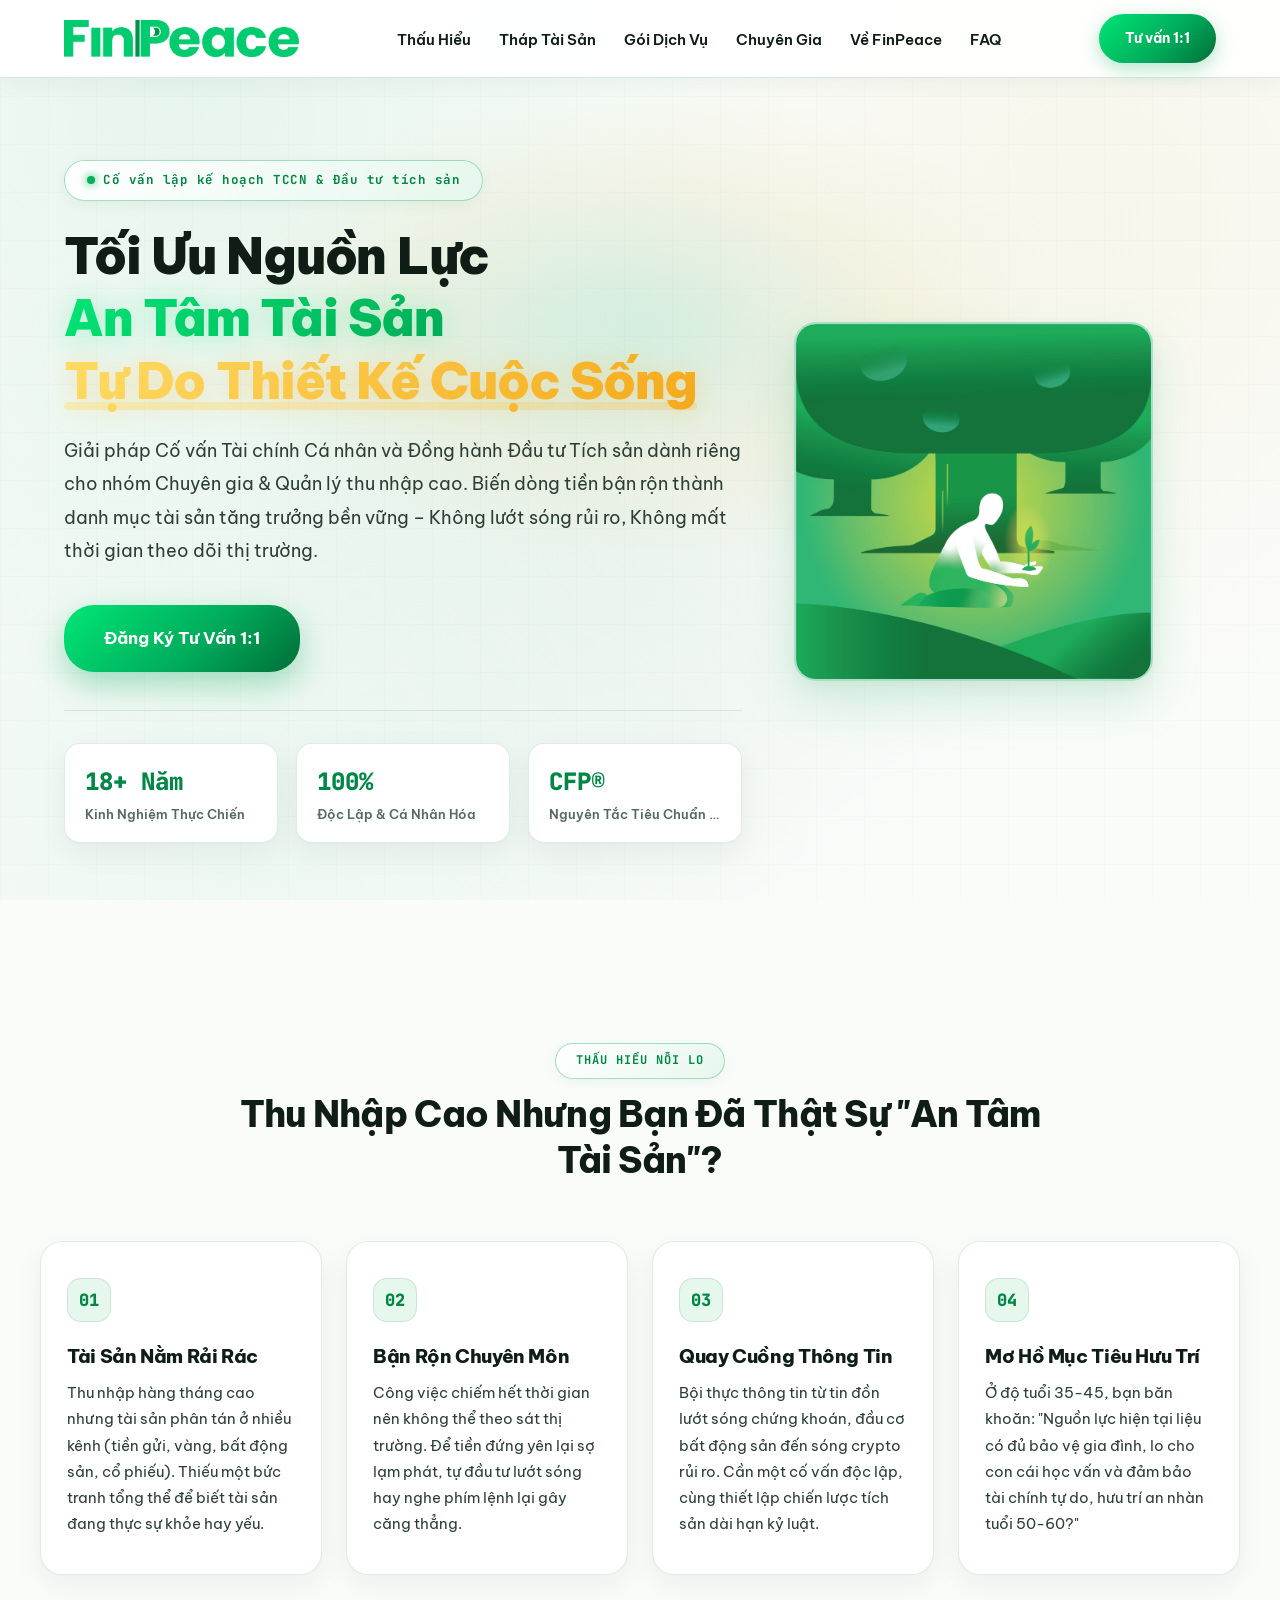
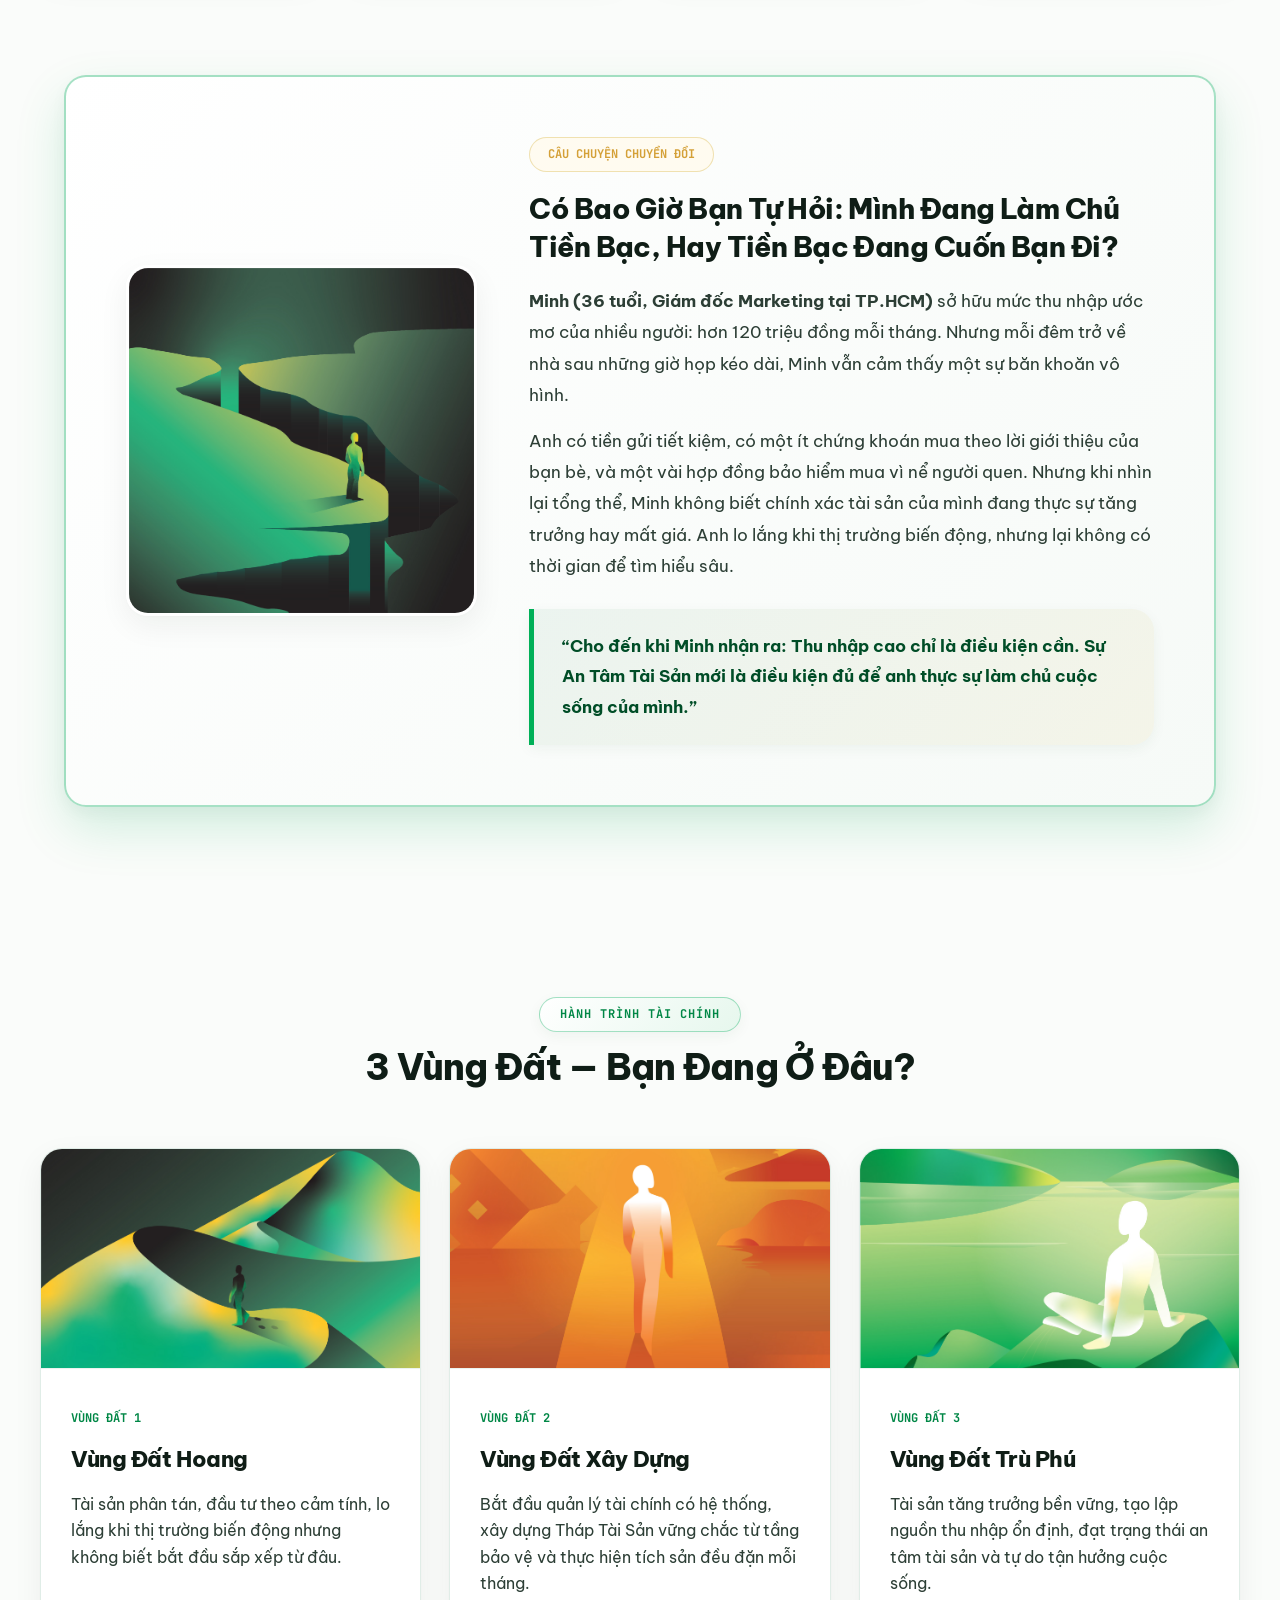
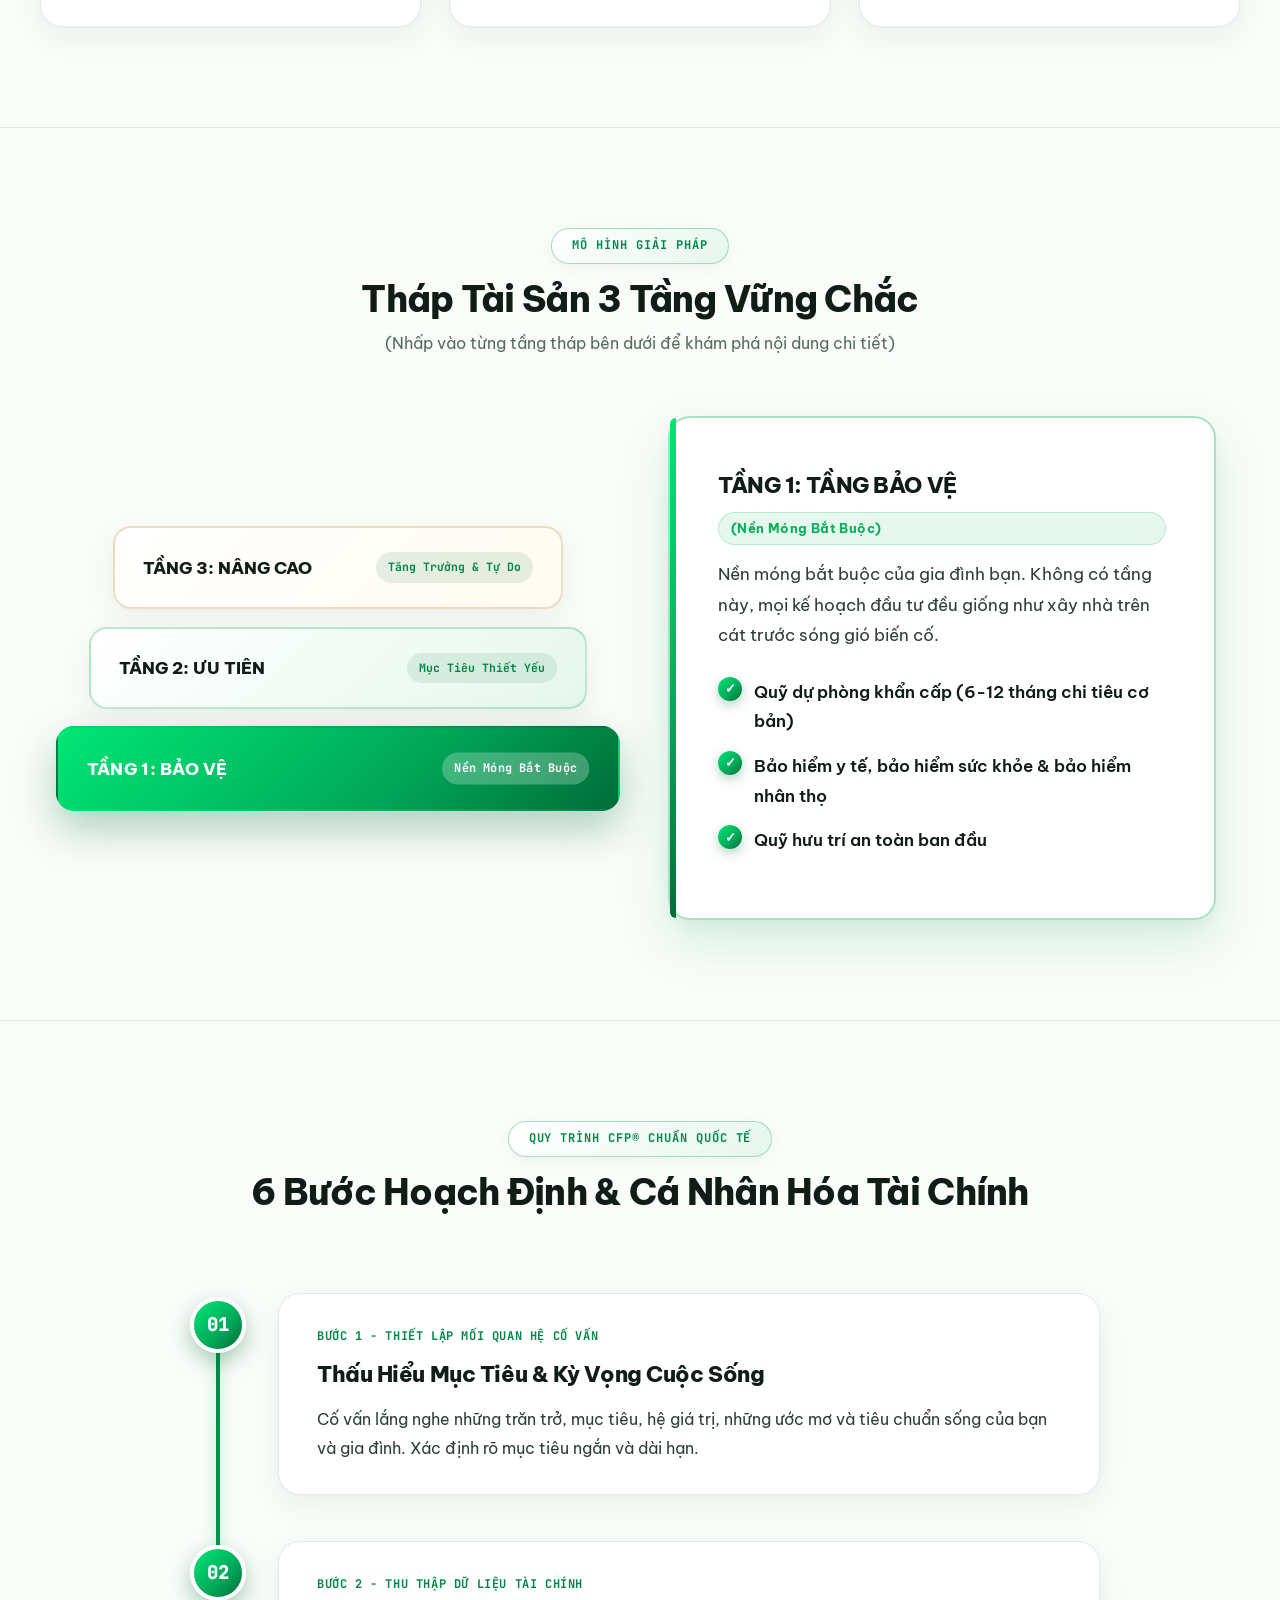
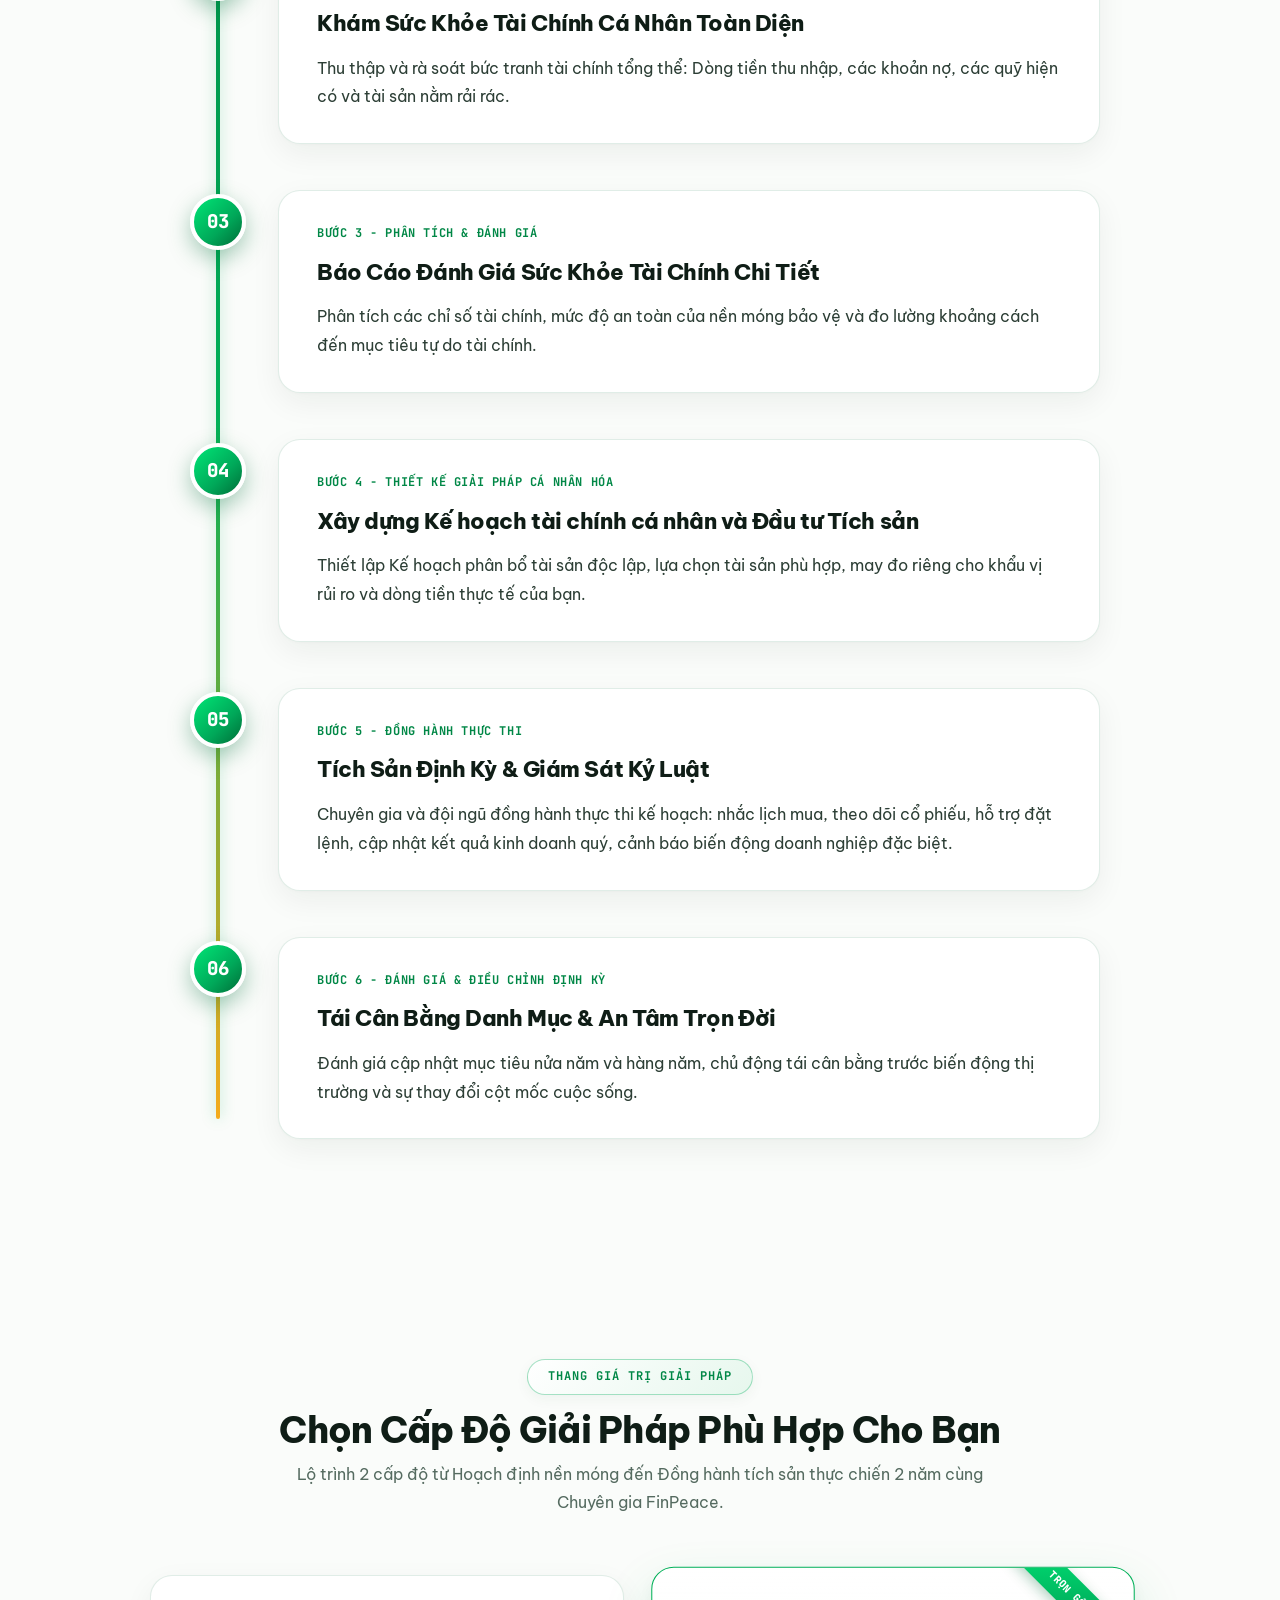
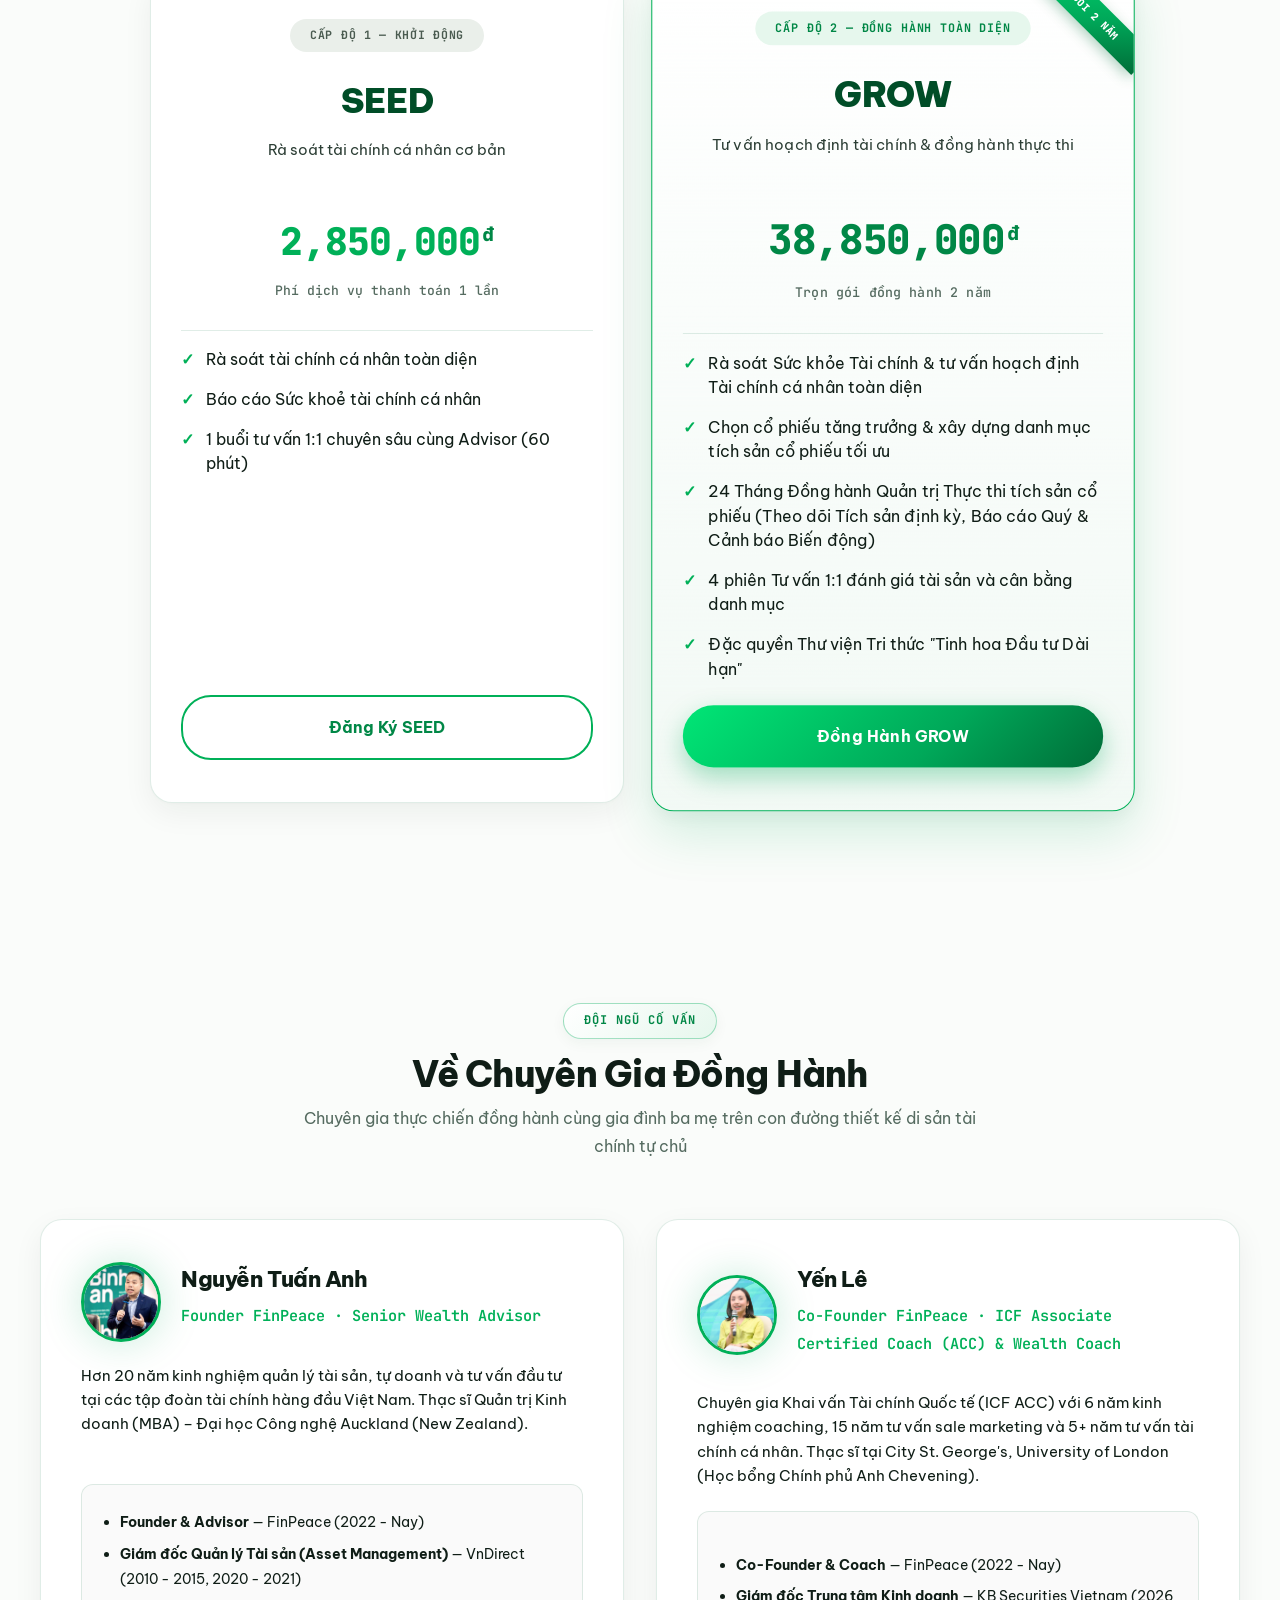
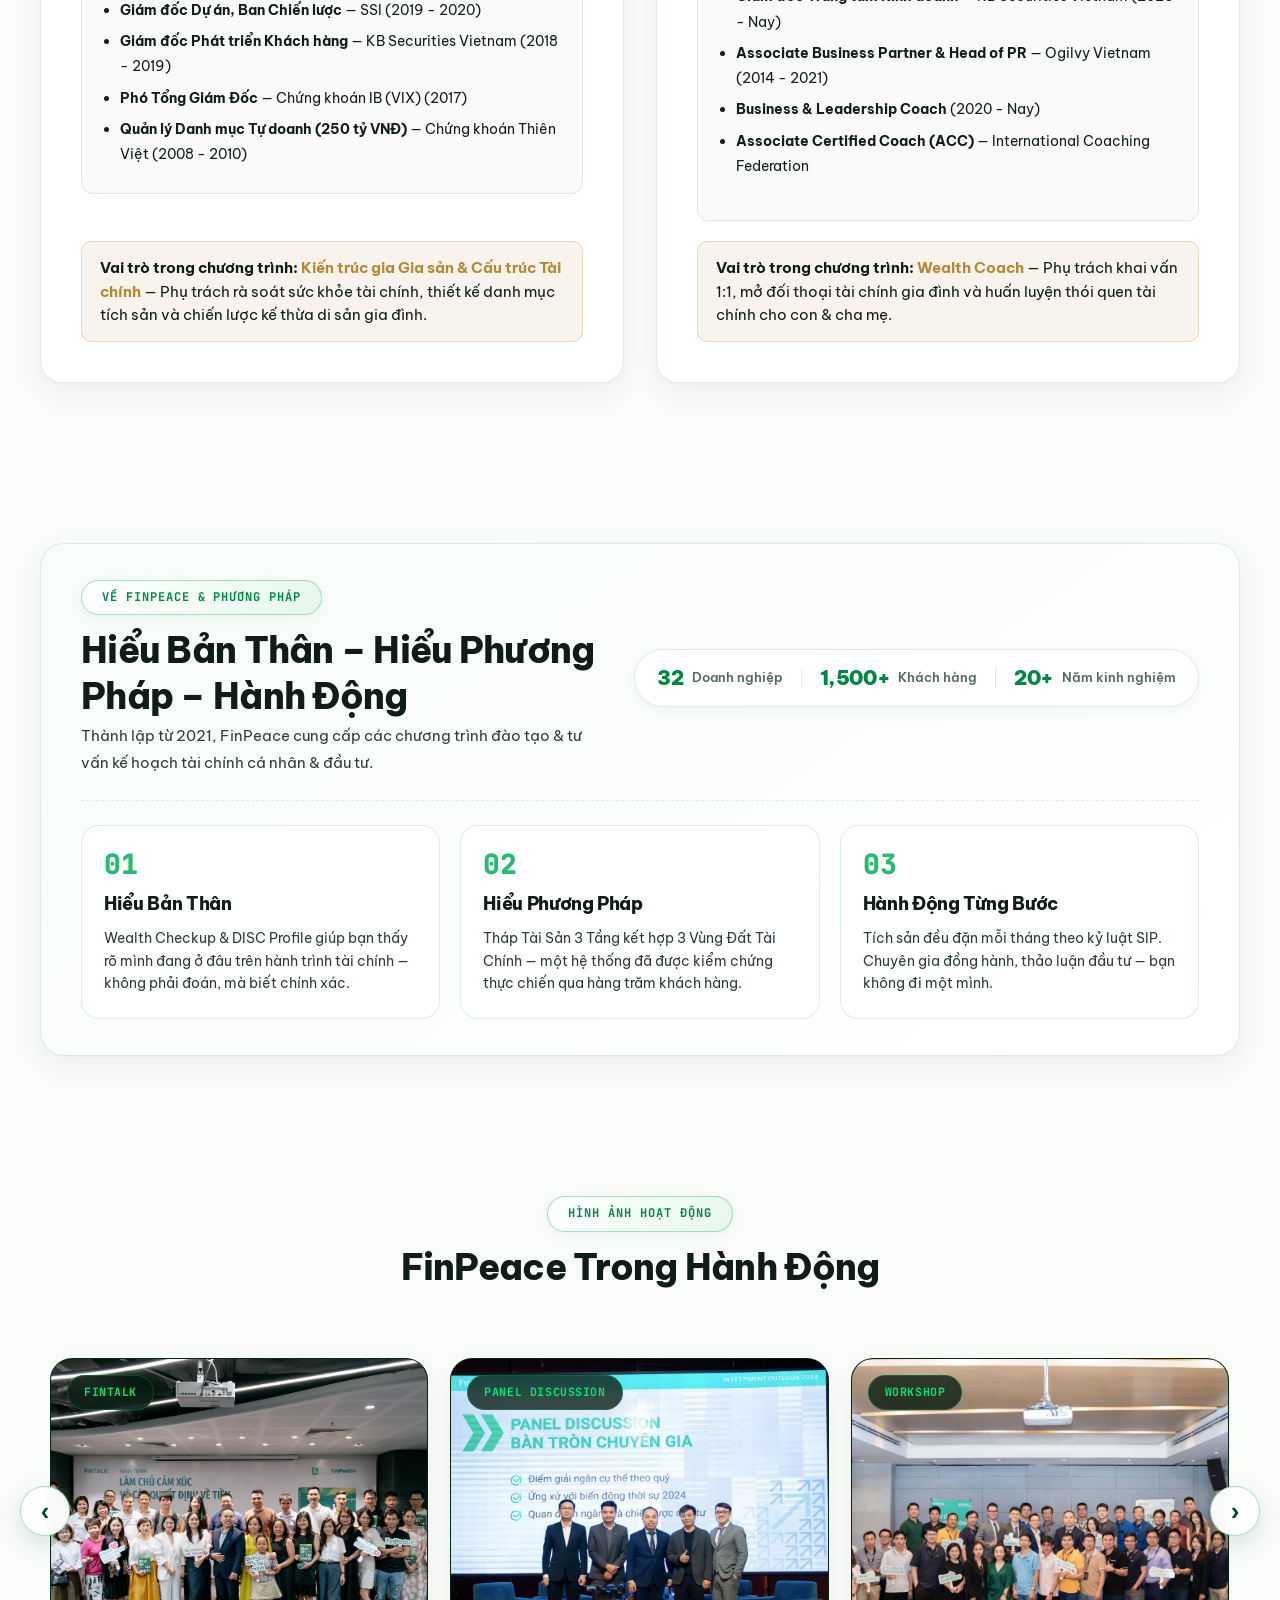
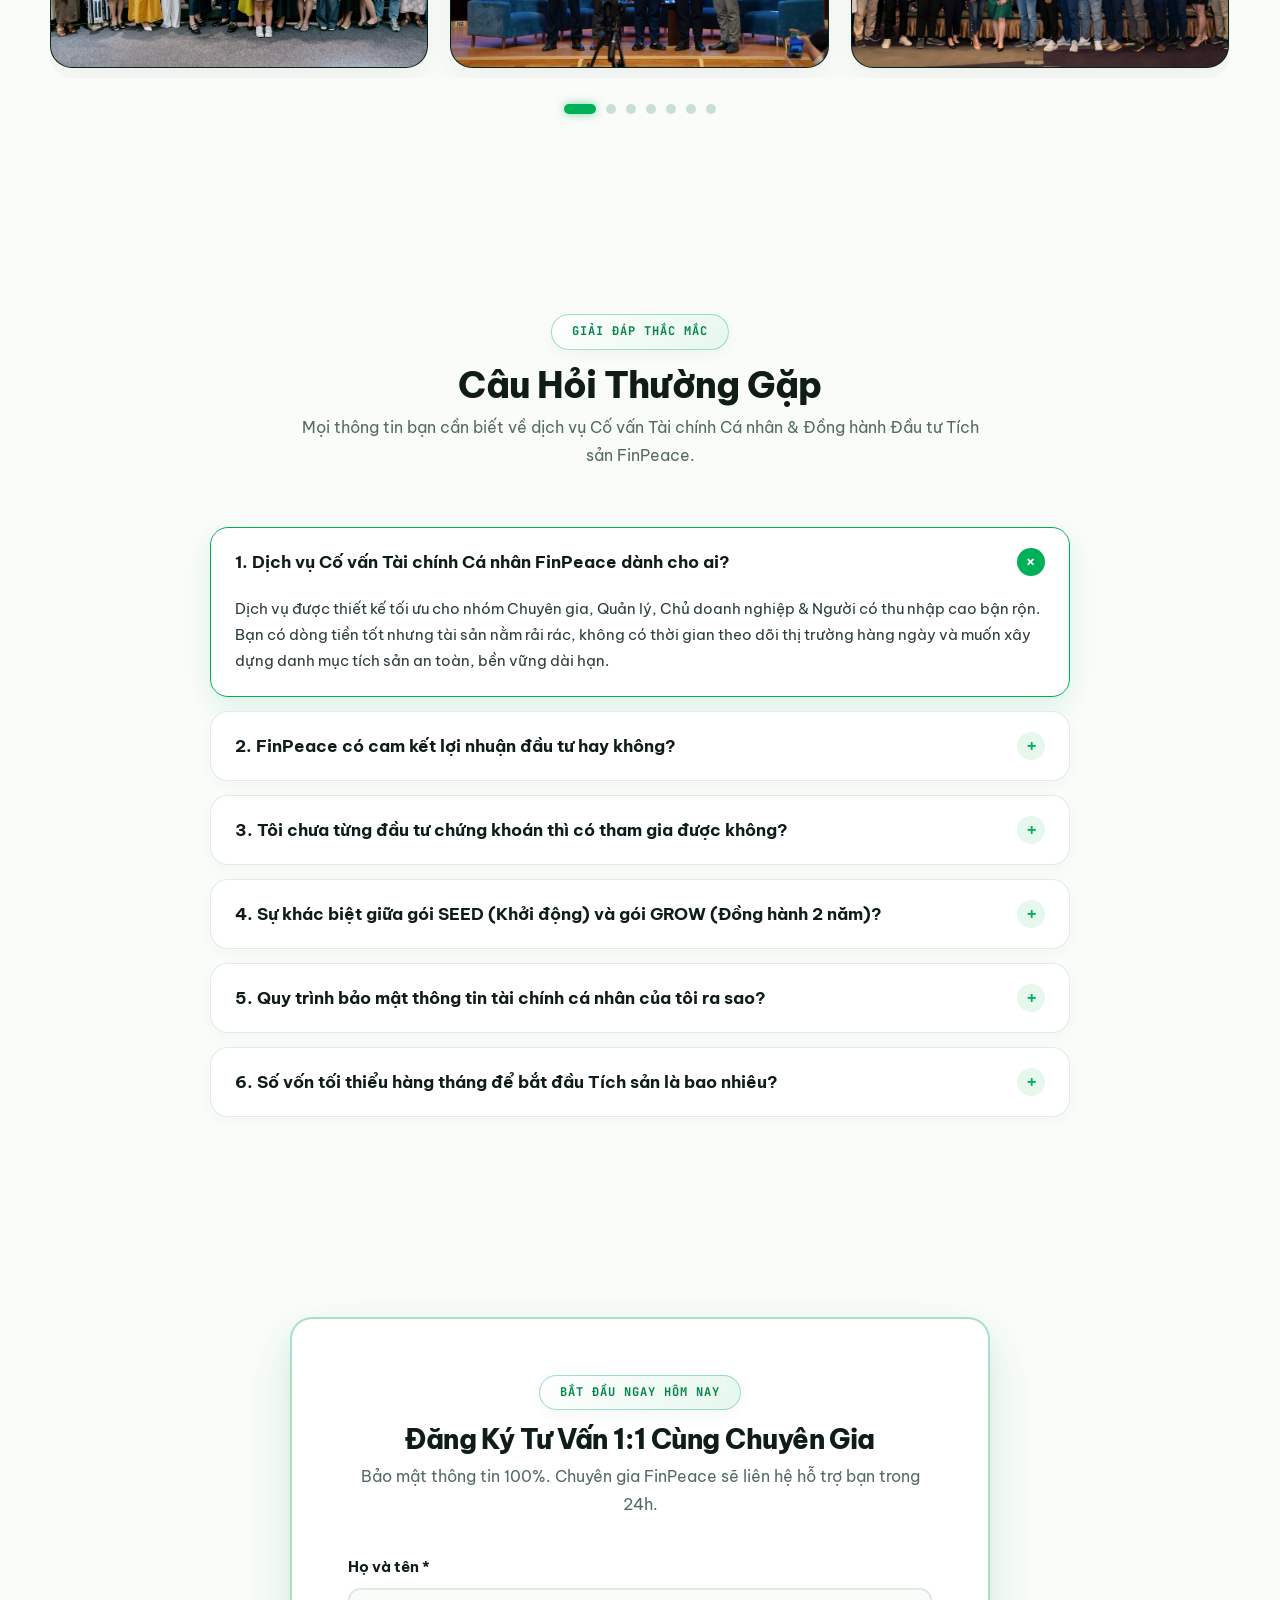
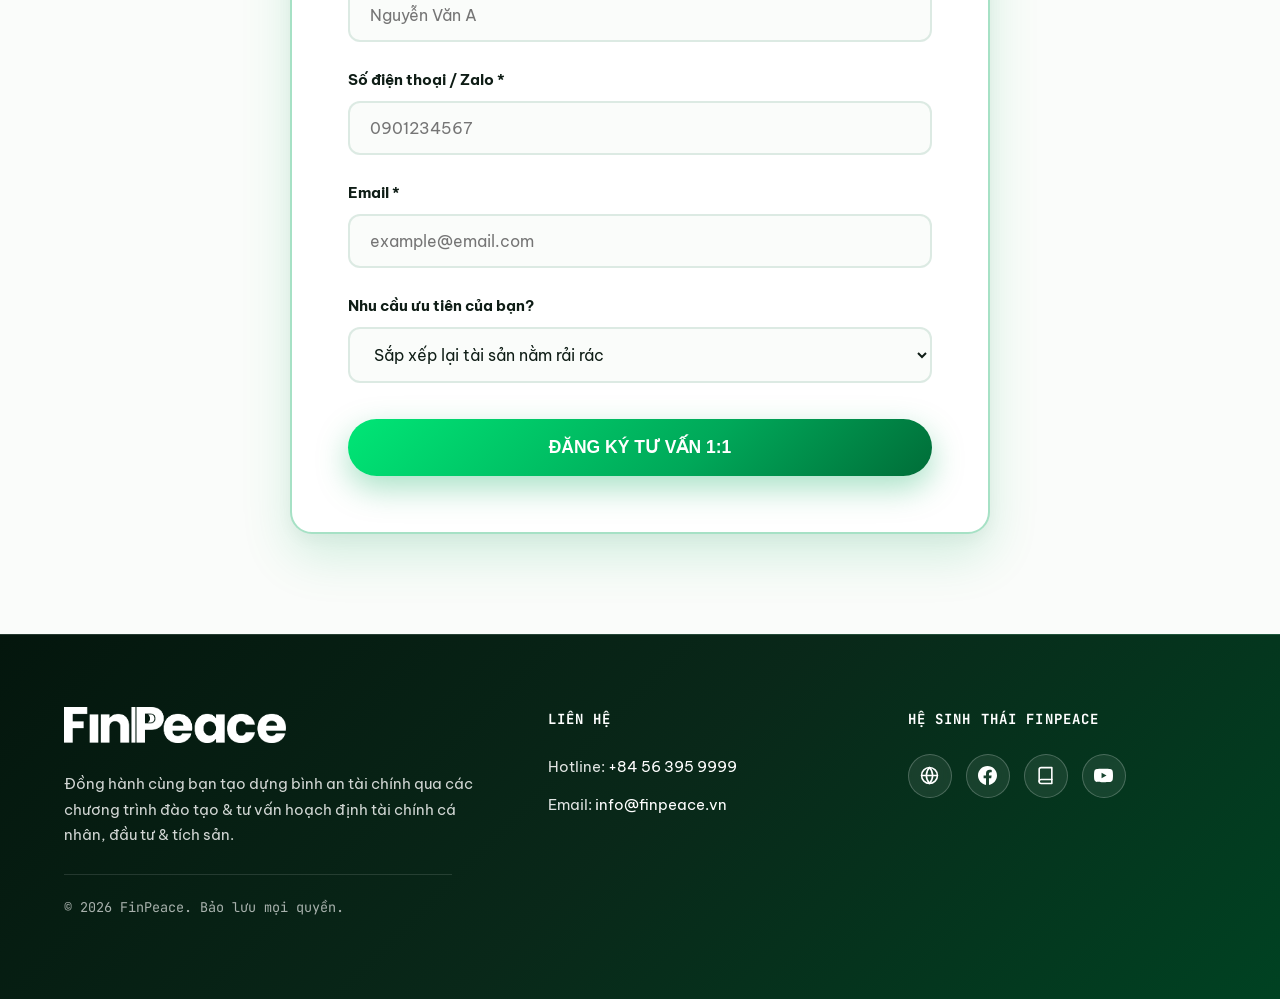
<file: index.html>
<!DOCTYPE html>
<html lang="vi">
<head>
    <meta charset="UTF-8">
    <meta name="viewport" content="width=device-width, initial-scale=1.0">
    <title>FinPeace Wealth Planning - An Tâm Tài Sản</title>
    <!-- Google Fonts: Be Vietnam Pro & JetBrains Mono -->
    <link rel="preconnect" href="https://fonts.googleapis.com">
    <link rel="preconnect" href="https://fonts.gstatic.com" crossorigin>
    <link href="https://fonts.googleapis.com/css2?family=Be+Vietnam+Pro:ital,wght@0,400;0,500;0,600;0,700;0,800;0,900;1,400;1,500&family=JetBrains+Mono:wght@500;600;700;800&display=swap" rel="stylesheet">
    
    <style>
        :root {
            /* FinPeace Deep Emotional Color Palette */
            --bg-canvas: #FAFCFA;
            --bg-card: #FFFFFF;
            --bg-card-alt: #F4F9F6;
            --bg-dark-anchor: #071B11;
            
            --brand-green-deep: #004D27;
            --brand-green: #008746;
            --brand-green-vivid: #00B058;
            --brand-green-glow: #00E676;
            --brand-green-gradient: linear-gradient(135deg, #00E676 0%, #00A859 60%, #006D38 100%);
            --brand-green-light: #E6F7ED;
            
            --warm-gold: #D4A037;
            --warm-gold-vivid: #F5AB1D;
            --warm-gold-gradient: linear-gradient(135deg, #FFDC65 0%, #F5AB1D 50%, #C57B00 100%);
            --warm-gold-light: #FFFBF0;
            
            --text-primary: #0F1D16;
            --text-secondary: #2C3E35;
            --text-muted: #556B60;
            
            --border-soft: rgba(0, 109, 56, 0.12);
            --border-highlight: rgba(0, 168, 89, 0.35);
            --border-gold: rgba(212, 175, 55, 0.35);
            
            /* Layered Shadow Depth System */
            --shadow-sm: 0 4px 14px rgba(0, 77, 39, 0.05);
            --shadow-card: 0 10px 30px rgba(7, 27, 17, 0.06), 0 1px 3px rgba(0, 0, 0, 0.02);
            --shadow-hover: 0 22px 50px rgba(0, 168, 89, 0.16), 0 6px 16px rgba(7, 27, 17, 0.04);
            --shadow-glow-green: 0 0 40px rgba(0, 168, 89, 0.22);
            
            --radius-card: 22px;
            --radius-btn: 30px;

            /* Font Family Definitions */
            --font-main: 'Be Vietnam Pro', -apple-system, BlinkMacSystemFont, sans-serif;
            --font-subhead: 'JetBrains Mono', monospace;
        }

        * {
            margin: 0;
            padding: 0;
            box-sizing: border-box;
        }

        body {
            font-family: var(--font-main);
            background-color: var(--bg-canvas);
            background-image: 
                radial-gradient(circle at 15% 12%, rgba(0, 168, 89, 0.08) 0%, transparent 45%),
                radial-gradient(circle at 85% 25%, rgba(212, 175, 55, 0.08) 0%, transparent 40%),
                radial-gradient(circle at 50% 60%, rgba(0, 109, 56, 0.05) 0%, transparent 50%),
                radial-gradient(circle at 20% 85%, rgba(0, 168, 89, 0.06) 0%, transparent 45%),
                linear-gradient(rgba(0, 109, 56, 0.015) 1px, transparent 1px),
                linear-gradient(90deg, rgba(0, 109, 56, 0.015) 1px, transparent 1px);
            background-size: 100% 100%, 100% 100%, 100% 100%, 100% 100%, 48px 48px, 48px 48px;
            background-attachment: fixed;
            color: var(--text-primary);
            line-height: 1.8;
            font-size: 16.5px;
            font-weight: 400;
            -webkit-font-smoothing: antialiased;
            overflow-x: hidden;
        }

        /* Headlines: Be Vietnam Pro (Bolder Weight 800 / 900) */
        h1, h2, h3, h4, .headline-font {
            font-family: var(--font-main);
            font-weight: 800;
            letter-spacing: -0.02em;
        }

        /* Sub-headlines, Kickers, Tags & Badges: JetBrains Mono */
        .sub-kicker-font,
        .section-kicker,
        .hero-tag,
        .story-kicker,
        .land-tag,
        .timeline-step-tag,
        .pkg-pill-badge,
        .pkg-corner-ribbon,
        .trust-item-val,
        .pyramid-tier-tag,
        .pain-card-badge,
        .expert-role,
        .social-icon-btn,
        .footer-heading {
            font-family: var(--font-subhead);
        }

        .container {
            max-width: 1200px;
            margin: 0 auto;
            padding: 0 24px;
        }

        /* Glassmorphic Navigation */
        header {
            position: fixed;
            top: 0;
            left: 0;
            right: 0;
            z-index: 100;
            background: rgba(255, 255, 255, 0.92);
            backdrop-filter: blur(20px);
            -webkit-backdrop-filter: blur(20px);
            border-bottom: 1px solid rgba(0, 109, 56, 0.15);
            height: 78px;
            display: flex;
            align-items: center;
            box-shadow: 0 4px 25px rgba(0, 77, 39, 0.06);
        }

        .nav-inner {
            display: flex;
            justify-content: space-between;
            align-items: center;
            width: 100%;
            gap: 20px;
        }

        .logo-header-img {
            height: 38px;
            width: auto;
            object-fit: contain;
            flex-shrink: 0;
        }

        .nav-links {
            display: flex;
            gap: 28px;
            list-style: none;
            align-items: center;
            flex-wrap: nowrap;
        }

        .nav-links li {
            white-space: nowrap;
            flex-shrink: 0;
        }

        .nav-links a {
            color: var(--text-primary);
            text-decoration: none;
            font-size: 15px;
            font-weight: 600;
            white-space: nowrap;
            transition: all 0.25s ease;
            position: relative;
            padding: 4px 0;
        }

        .nav-links a::after {
            content: '';
            position: absolute;
            bottom: 0;
            left: 0;
            width: 0;
            height: 3px;
            background: var(--brand-green-vivid);
            transition: width 0.25s ease;
            border-radius: 3px;
        }

        .nav-links a:hover {
            color: var(--brand-green-vivid);
        }

        .nav-links a:hover::after {
            width: 100%;
        }

        .btn-cta-nav {
            background: var(--brand-green-gradient);
            color: #FFFFFF;
            font-size: 14px;
            font-weight: 700;
            padding: 12px 26px;
            border-radius: var(--radius-btn);
            text-decoration: none;
            transition: all 0.3s cubic-bezier(0.16, 1, 0.3, 1);
            box-shadow: 0 6px 20px rgba(0, 168, 89, 0.3);
            white-space: nowrap;
            flex-shrink: 0;
            display: inline-block;
        }

        .btn-cta-nav:hover {
            transform: translateY(-2px);
            box-shadow: 0 12px 30px rgba(0, 168, 89, 0.45);
        }

        /* Mobile Hamburger Toggle Button (from nextgen.finpeace.cloud) */
        .nav-toggle {
            display: none;
            flex-direction: column;
            justify-content: space-around;
            width: 34px;
            height: 34px;
            background: transparent;
            border: none;
            cursor: pointer;
            padding: 5px;
            z-index: 1001;
        }

        .nav-toggle span {
            width: 100%;
            height: 2.5px;
            background-color: var(--brand-green-deep);
            border-radius: 4px;
            transition: all 0.3s ease;
        }

        .nav-toggle.active span:nth-child(1) {
            transform: rotate(45deg) translate(6px, 6px);
        }

        .nav-toggle.active span:nth-child(2) {
            opacity: 0;
        }

        .nav-toggle.active span:nth-child(3) {
            transform: rotate(-45deg) translate(6px, -6px);
        }

        /* Hero Section */
        .hero {
            padding: 160px 0 100px 0;
            position: relative;
        }

        .hero::before {
            content: '';
            position: absolute;
            top: 100px;
            left: 50%;
            transform: translateX(-50%);
            width: 800px;
            height: 450px;
            background: radial-gradient(ellipse at center, rgba(0, 168, 89, 0.12) 0%, rgba(212, 175, 55, 0.08) 45%, transparent 75%);
            pointer-events: none;
            z-index: 0;
        }

        .hero-grid {
            display: grid;
            grid-template-columns: 1.15fr 0.85fr;
            gap: 52px;
            align-items: center;
            position: relative;
            z-index: 1;
        }

        .hero-tag {
            display: inline-flex;
            align-items: center;
            gap: 8px;
            background: linear-gradient(135deg, #FFFFFF 0%, var(--brand-green-light) 100%);
            color: var(--brand-green);
            font-size: 12.5px;
            font-weight: 700;
            padding: 8px 22px;
            border-radius: 30px;
            margin-bottom: 24px;
            border: 1.5px solid var(--border-highlight);
            letter-spacing: 0.04em;
            box-shadow: var(--shadow-sm);
        }

        .hero-tag-dot {
            width: 8px;
            height: 8px;
            background: var(--brand-green-vivid);
            border-radius: 50%;
            box-shadow: 0 0 10px var(--brand-green-vivid);
        }

        .hero h1 {
            font-size: 50px;
            font-weight: 900;
            line-height: 1.25;
            letter-spacing: -0.025em;
            color: var(--text-primary);
            margin-bottom: 22px;
        }

        .hero h1 span.green-gradient {
            background: linear-gradient(135deg, #00E676 0%, #00B058 50%, #007A3E 100%);
            background-size: 200% auto;
            -webkit-background-clip: text;
            -webkit-text-fill-color: transparent;
            display: inline-block;
            filter: drop-shadow(0 2px 14px rgba(0, 230, 118, 0.3));
            animation: shineGradient 5s ease infinite;
        }

        .hero h1 span.gold-highlight {
            background: linear-gradient(135deg, #FFDC65 0%, #F5AB1D 50%, #C57B00 100%);
            background-size: 200% auto;
            -webkit-background-clip: text;
            -webkit-text-fill-color: transparent;
            display: inline-block;
            filter: drop-shadow(0 2px 12px rgba(245, 171, 29, 0.3));
            animation: shineGradient 5s ease infinite 2.5s;
            position: relative;
        }

        .hero h1 span.gold-highlight::after {
            content: '';
            position: absolute;
            bottom: 2px;
            left: 0;
            right: 0;
            height: 8px;
            background: linear-gradient(90deg, rgba(255, 220, 101, 0.4) 0%, rgba(245, 171, 29, 0.2) 100%);
            border-radius: 4px;
            z-index: -1;
        }

        @keyframes shineGradient {
            0% { background-position: 0% 50%; }
            50% { background-position: 100% 50%; }
            100% { background-position: 0% 50%; }
        }

        .hero p.subhead {
            font-size: 18px;
            line-height: 1.85;
            color: var(--text-secondary);
            margin-bottom: 38px;
            font-weight: 400;
        }

        .btn-hero-primary {
            background: var(--brand-green-gradient);
            color: #FFFFFF;
            font-size: 17px;
            font-weight: 700;
            padding: 18px 40px;
            border-radius: var(--radius-btn);
            text-decoration: none;
            box-shadow: 0 12px 32px rgba(0, 168, 89, 0.35);
            transition: all 0.35s cubic-bezier(0.16, 1, 0.3, 1);
            display: inline-block;
            white-space: nowrap;
        }

        .btn-hero-primary:hover {
            transform: translateY(-4px);
            box-shadow: 0 18px 42px rgba(0, 168, 89, 0.45);
        }

        .hero-artwork-card {
            background: var(--bg-card);
            border-radius: var(--radius-card);
            overflow: hidden;
            box-shadow: var(--shadow-hover);
            border: 2px solid var(--border-highlight);
            transition: all 0.35s ease;
        }

        .hero-artwork-card:hover {
            transform: translateY(-6px);
            box-shadow: 0 26px 60px rgba(0, 168, 89, 0.22);
        }

        .hero-artwork-img {
            width: 100%;
            height: auto;
            display: block;
        }

        /* FIXED TRUST CARDS */
        .trust-row {
            display: flex;
            gap: 18px;
            padding-top: 32px;
            margin-top: 38px;
            border-top: 1px solid var(--border-soft);
        }

        .trust-card {
            background: #FFFFFF;
            padding: 16px 20px;
            border-radius: 16px;
            border: 1.5px solid var(--border-soft);
            box-shadow: var(--shadow-card);
            flex: 1;
            transition: all 0.25s ease;
            min-width: 0;
        }

        .trust-card:hover {
            border-color: var(--brand-green-vivid);
            transform: translateY(-3px);
            box-shadow: var(--shadow-sm);
        }

        .trust-item-val {
            font-size: 24px;
            font-weight: 800;
            color: var(--brand-green);
            white-space: nowrap;
        }

        .trust-item-lbl {
            font-size: 13px;
            font-weight: 600;
            color: var(--text-muted);
            white-space: nowrap;
            overflow: hidden;
            text-overflow: ellipsis;
        }

        /* Section Headings */
        .section-padding {
            padding: 100px 0;
        }

        .section-header {
            text-align: center;
            max-width: 820px;
            margin: 0 auto 58px auto;
        }

        .section-kicker {
            font-size: 12px;
            font-weight: 700;
            color: var(--brand-green);
            text-transform: uppercase;
            letter-spacing: 0.08em;
            margin-bottom: 12px;
            display: inline-block;
            background: linear-gradient(135deg, #FFFFFF 0%, var(--brand-green-light) 100%);
            padding: 6px 20px;
            border-radius: 30px;
            border: 1px solid var(--border-highlight);
            box-shadow: var(--shadow-sm);
        }

        .section-title {
            font-size: 36px;
            font-weight: 800;
            line-height: 1.28;
            color: var(--text-primary);
        }

        /* 4 Pain Points */
        .pain-grid {
            display: grid;
            grid-template-columns: repeat(4, 1fr);
            gap: 24px;
        }

        .pain-card {
            background: #FFFFFF;
            border: 1.5px solid var(--border-soft);
            border-radius: var(--radius-card);
            padding: 36px 26px;
            box-shadow: var(--shadow-card);
            transition: all 0.35s cubic-bezier(0.16, 1, 0.3, 1);
            position: relative;
            overflow: hidden;
        }

        .pain-card::before {
            content: '';
            position: absolute;
            top: 0;
            left: 0;
            right: 0;
            height: 4px;
            background: var(--brand-green-gradient);
            opacity: 0;
            transition: opacity 0.3s ease;
        }

        .pain-card:hover {
            transform: translateY(-8px);
            box-shadow: var(--shadow-hover);
            border-color: var(--brand-green-vivid);
        }

        .pain-card:hover::before {
            opacity: 1;
        }

        .pain-card-badge {
            width: 44px;
            height: 44px;
            background: var(--brand-green-light);
            color: var(--brand-green);
            border-radius: 14px;
            display: flex;
            align-items: center;
            justify-content: center;
            font-size: 17px;
            font-weight: 800;
            margin-bottom: 22px;
            border: 1px solid var(--border-soft);
        }

        .pain-card h3 {
            font-size: 18.5px;
            font-weight: 800;
            color: var(--text-primary);
            margin-bottom: 12px;
            line-height: 1.3;
        }

        .pain-card p {
            font-size: 15px;
            color: var(--text-secondary);
            line-height: 1.75;
            font-weight: 400;
        }

        /* Storytelling Section */
        .story-wrapper {
            background: linear-gradient(135deg, #FFFFFF 0%, #F6FAF7 100%);
            border: 2px solid var(--border-highlight);
            border-radius: var(--radius-card);
            padding: 60px;
            box-shadow: var(--shadow-hover);
            display: grid;
            grid-template-columns: 0.36fr 0.64fr;
            gap: 52px;
            align-items: center;
        }

        .story-artwork-thumb {
            border-radius: var(--radius-card);
            overflow: hidden;
            box-shadow: var(--shadow-card);
            border: 3px solid #FFFFFF;
        }

        .story-artwork-thumb img {
            width: 100%;
            height: auto;
            display: block;
        }

        .story-kicker {
            background: var(--warm-gold-light);
            color: var(--warm-gold);
            border: 1px solid var(--border-gold);
            font-size: 12px;
            font-weight: 700;
            padding: 6px 18px;
            border-radius: 30px;
            display: inline-block;
            margin-bottom: 18px;
        }

        .story-title {
            font-size: 28px;
            font-weight: 800;
            line-height: 1.35;
            color: var(--text-primary);
            margin-bottom: 20px;
        }

        .story-body {
            font-size: 17px;
            color: var(--text-secondary);
            line-height: 1.85;
            margin-bottom: 26px;
            font-weight: 400;
        }

        .story-quote-box {
            background: linear-gradient(135deg, rgba(0, 109, 56, 0.06) 0%, rgba(212, 175, 55, 0.08) 100%);
            border-left: 5px solid var(--brand-green-vivid);
            padding: 22px 28px;
            border-radius: 0 var(--radius-card) var(--radius-card) 0;
            font-size: 17px;
            font-weight: 700;
            color: var(--brand-green-deep);
            line-height: 1.8;
            box-shadow: var(--shadow-sm);
        }

        /* 3 Lands Journey Section */
        .lands-grid {
            display: grid;
            grid-template-columns: repeat(3, 1fr);
            gap: 28px;
        }

        .land-card {
            background: #FFFFFF;
            border: 1.5px solid var(--border-soft);
            border-radius: var(--radius-card);
            overflow: hidden;
            box-shadow: var(--shadow-card);
            transition: all 0.35s ease;
        }

        .land-card:hover {
            transform: translateY(-8px);
            box-shadow: var(--shadow-hover);
            border-color: var(--brand-green-vivid);
        }

        .land-card-img {
            height: 220px;
            width: 100%;
            object-fit: cover;
            object-position: center center;
            border-bottom: 1px solid rgba(0, 109, 56, 0.08);
            transition: transform 0.5s ease;
        }

        .land-card-img.pos-bottom {
            object-position: center 88%;
        }

        .land-card:hover .land-card-img {
            transform: scale(1.05);
        }

        .land-card-body {
            padding: 30px;
        }

        .land-tag {
            font-size: 12px;
            font-weight: 700;
            color: var(--brand-green);
            text-transform: uppercase;
            margin-bottom: 10px;
            display: block;
        }

        .land-card h3 {
            font-size: 22px;
            font-weight: 800;
            color: var(--text-primary);
            margin-bottom: 12px;
        }

        .land-card p {
            font-size: 15.5px;
            color: var(--text-secondary);
            line-height: 1.7;
            font-weight: 400;
        }

        /* Interactive 3D Pyramid Section */
        .tower-section {
            background: linear-gradient(180deg, #FFFFFF 0%, var(--bg-alt) 100%);
            border-top: 1px solid var(--border-soft);
            border-bottom: 1px solid var(--border-soft);
            padding: 100px 0;
        }

        .tower-grid {
            display: grid;
            grid-template-columns: 1fr 1fr;
            gap: 56px;
            align-items: center;
        }

        .pyramid-container {
            display: flex;
            flex-direction: column;
            align-items: center;
            gap: 18px;
            position: relative;
            padding: 20px 0;
        }

        .pyramid-tier {
            cursor: pointer;
            border-radius: 18px;
            padding: 24px 28px;
            display: flex;
            justify-content: space-between;
            align-items: center;
            transition: all 0.35s cubic-bezier(0.16, 1, 0.3, 1);
            position: relative;
            box-shadow: var(--shadow-card);
            border: 2px solid var(--border-soft);
            background: #FFFFFF;
        }

        .pyramid-tier-3 {
            width: 82%;
            background: linear-gradient(135deg, #FFFFFF 0%, var(--warm-gold-light) 100%);
            border-color: rgba(197, 160, 89, 0.35);
        }

        .pyramid-tier-2 {
            width: 91%;
            background: linear-gradient(135deg, #FFFFFF 0%, var(--brand-green-light) 100%);
            border-color: rgba(0, 168, 89, 0.25);
        }

        .pyramid-tier-1 {
            width: 100%;
            background: linear-gradient(135deg, #FFFFFF 0%, rgba(0, 109, 56, 0.08) 100%);
            border-color: rgba(0, 109, 56, 0.3);
        }

        .pyramid-tier.active {
            background: var(--brand-green-gradient) !important;
            color: #FFFFFF !important;
            border-color: transparent !important;
            box-shadow: 0 18px 40px rgba(0, 109, 56, 0.3);
            transform: scale(1.03);
        }

        .pyramid-tier:hover:not(.active) {
            transform: translateY(-4px);
            box-shadow: var(--shadow-hover);
            border-color: var(--brand-green-vivid);
        }

        .pyramid-tier-title {
            font-size: 16.5px;
            font-weight: 800;
            white-space: nowrap;
            flex-shrink: 0;
        }

        .pyramid-tier.active .pyramid-tier-title {
            color: #FFFFFF;
        }

        .pyramid-tier-tag {
            font-size: 11.5px;
            font-weight: 700;
            padding: 5px 12px;
            border-radius: 20px;
            background: rgba(0, 109, 56, 0.1);
            color: var(--brand-green);
            white-space: nowrap;
            flex-shrink: 0;
        }

        .pyramid-tier.active .pyramid-tier-tag {
            background: rgba(255, 255, 255, 0.25);
            color: #FFFFFF;
        }

        .tower-detail-box {
            background: #FFFFFF;
            border: 2px solid var(--border-highlight);
            border-radius: var(--radius-card);
            padding: 48px;
            box-shadow: var(--shadow-hover);
            min-height: 400px;
            display: flex;
            flex-direction: column;
            justify-content: center;
            position: relative;
        }

        .tower-detail-box::before {
            content: '';
            position: absolute;
            top: 0;
            left: 0;
            width: 6px;
            height: 100%;
            background: var(--brand-green-gradient);
            border-radius: var(--radius-card) 0 0 var(--radius-card);
        }

        .tower-detail-box h3 {
            font-size: 25px;
            font-weight: 800;
            color: var(--brand-green-deep);
            margin-bottom: 18px;
        }

        .tower-detail-box p {
            font-size: 16.5px;
            color: var(--text-secondary);
            margin-bottom: 26px;
            line-height: 1.85;
            font-weight: 400;
        }

        .tower-detail-box ul {
            list-style: none;
        }

        .tower-detail-box ul li {
            position: relative;
            padding-left: 36px;
            margin-bottom: 15px;
            font-size: 16.5px;
            font-weight: 600;
            color: var(--text-primary);
        }

        .tower-detail-box ul li::before {
            content: '✓';
            position: absolute;
            left: 0;
            width: 24px;
            height: 24px;
            background: var(--brand-green-gradient);
            color: #FFFFFF;
            border-radius: 50%;
            display: flex;
            align-items: center;
            justify-content: center;
            font-size: 13px;
            font-weight: 900;
            box-shadow: 0 4px 12px rgba(0, 109, 56, 0.3);
        }

        /* 6-STEP CFP FLUID TIMELINE */
        .timeline-section {
            padding: 100px 0;
            position: relative;
        }

        .timeline-container {
            max-width: 920px;
            margin: 0 auto;
            position: relative;
            padding: 20px 0;
        }

        .timeline-container::before {
            content: '';
            position: absolute;
            top: 40px;
            bottom: 40px;
            left: 36px;
            width: 4px;
            background: linear-gradient(180deg, var(--brand-green) 0%, var(--brand-green-vivid) 50%, var(--warm-gold-vivid) 100%);
            border-radius: 4px;
            box-shadow: 0 0 14px rgba(0, 168, 89, 0.35);
        }

        .timeline-item {
            position: relative;
            padding-left: 98px;
            margin-bottom: 46px;
            transition: all 0.3s ease;
        }

        .timeline-item:last-child {
            margin-bottom: 0;
        }

        .timeline-node {
            position: absolute;
            left: 10px;
            top: 4px;
            width: 56px;
            height: 56px;
            background: var(--brand-green-gradient);
            color: #FFFFFF;
            font-size: 19px;
            font-weight: 800;
            border-radius: 50%;
            display: flex;
            align-items: center;
            justify-content: center;
            border: 4px solid #FFFFFF;
            box-shadow: 0 8px 22px rgba(0, 109, 56, 0.35);
            z-index: 2;
            transition: all 0.35s cubic-bezier(0.16, 1, 0.3, 1);
            font-family: var(--font-subhead);
        }

        .timeline-item:hover .timeline-node {
            transform: scale(1.16);
            background: var(--warm-gold-gradient);
            box-shadow: 0 14px 30px rgba(212, 175, 55, 0.45);
        }

        .timeline-content-card {
            background: #FFFFFF;
            border: 1.5px solid var(--border-soft);
            border-radius: var(--radius-card);
            padding: 32px 38px;
            box-shadow: var(--shadow-card);
            transition: all 0.35s cubic-bezier(0.16, 1, 0.3, 1);
            position: relative;
        }

        .timeline-item:hover .timeline-content-card {
            transform: translateX(12px);
            box-shadow: var(--shadow-hover);
            border-color: var(--brand-green-vivid);
        }

        .timeline-step-tag {
            font-size: 12px;
            font-weight: 700;
            color: var(--brand-green);
            text-transform: uppercase;
            letter-spacing: 0.05em;
            margin-bottom: 8px;
            display: block;
        }

        .timeline-content-card h3 {
            font-size: 22px;
            font-weight: 800;
            color: var(--text-primary);
            margin-bottom: 10px;
        }

        .timeline-content-card p {
            font-size: 16px;
            color: var(--text-secondary);
            line-height: 1.8;
            font-weight: 400;
        }

        /* 2 PRICING PACKAGES (2-TIER VALUE LADDER) */
        .pricing-grid-2 {
            display: grid;
            grid-template-columns: repeat(2, 1fr);
            gap: 32px;
            max-width: 980px;
            margin: 0 auto;
            align-items: stretch;
        }

        .pkg-card {
            background: #FFFFFF;
            border: 1.5px solid var(--border-soft);
            border-radius: var(--radius-card);
            padding: 42px 30px;
            position: relative;
            display: flex;
            flex-direction: column;
            justify-content: space-between;
            box-shadow: var(--shadow-card);
            transition: all 0.35s ease;
            overflow: hidden;
            text-align: center;
        }

        .pkg-card.pkg-grow {
            border-color: var(--brand-green-vivid);
            box-shadow: var(--shadow-hover);
            transform: scale(1.02);
            background: linear-gradient(180deg, #FFFFFF 0%, rgba(0, 168, 89, 0.03) 100%);
        }

        .pkg-card:hover {
            transform: translateY(-8px);
            box-shadow: var(--shadow-hover);
            border-color: var(--brand-green-vivid);
        }

        .pkg-card.pkg-grow:hover {
            transform: scale(1.03) translateY(-8px);
        }

        .pkg-pill-badge {
            display: inline-block;
            font-size: 11.5px;
            font-weight: 700;
            letter-spacing: 0.06em;
            text-transform: uppercase;
            padding: 6px 20px;
            border-radius: 30px;
            margin: 0 auto 18px auto;
        }

        .pkg-pill-seed {
            background: #EAEFEA;
            color: #4A5B50;
        }

        .pkg-pill-grow {
            background: var(--brand-green-light);
            color: var(--brand-green);
        }

        .pkg-pill-advisor {
            background: var(--warm-gold-light);
            color: var(--warm-gold);
            border: 1px solid var(--border-gold);
        }

        .pkg-corner-ribbon {
            position: absolute;
            top: 22px;
            right: -32px;
            background: var(--brand-green-gradient);
            color: #FFFFFF;
            font-size: 10px;
            font-weight: 800;
            padding: 6px 36px;
            transform: rotate(45deg);
            box-shadow: 0 4px 12px rgba(0, 109, 56, 0.3);
            text-transform: uppercase;
            letter-spacing: 0.05em;
        }

        .pkg-title {
            font-size: 34px;
            font-weight: 900;
            color: var(--brand-green-deep);
            margin-bottom: 8px;
        }

        .pkg-subtitle {
            font-size: 14.5px;
            color: var(--text-secondary);
            margin-bottom: 26px;
            min-height: 42px;
            line-height: 1.55;
            font-weight: 400;
        }

        .pkg-price-amount {
            font-size: 38px;
            font-weight: 900;
            color: var(--brand-green-vivid);
            margin-bottom: 4px;
            font-family: var(--font-subhead);
            letter-spacing: -0.02em;
        }

        .pkg-card.pkg-grow .pkg-price-amount {
            color: #008746;
            font-size: 40px;
        }

        .pkg-price-amount span.unit {
            font-size: 20px;
            font-weight: 800;
            vertical-align: super;
            margin-left: 2px;
            color: var(--brand-green);
        }

        .pkg-price-subtext {
            font-size: 13px;
            color: var(--text-muted);
            font-weight: 500;
            margin-bottom: 28px;
            font-family: var(--font-subhead);
        }

        .pkg-features-list {
            list-style: none;
            border-top: 1px solid var(--border-soft);
            padding-top: 16px;
            margin-bottom: 24px;
            text-align: left;
        }

        .offer-section-divider {
            font-size: 11.5px;
            font-weight: 800;
            color: var(--brand-green);
            letter-spacing: 0.04em;
            background: var(--brand-green-light);
            padding: 5px 12px;
            border-radius: 6px;
            margin-top: 18px;
            margin-bottom: 10px;
            display: block;
            text-align: left;
            border: 1px solid var(--border-highlight);
            font-family: var(--font-subhead);
        }

        .pkg-features-list li {
            font-size: 15.5px;
            color: var(--text-primary);
            margin-bottom: 15px;
            display: flex;
            gap: 12px;
            align-items: flex-start;
            line-height: 1.55;
            font-weight: 400;
        }

        .pkg-features-list li::before {
            content: '✓';
            color: var(--brand-green-vivid);
            font-weight: 900;
            font-size: 16px;
            flex-shrink: 0;
        }

        .btn-pkg {
            display: block;
            width: 100%;
            text-align: center;
            font-size: 16px;
            font-weight: 700;
            padding: 16px;
            border-radius: var(--radius-btn);
            text-decoration: none;
            transition: all 0.3s ease;
            white-space: nowrap;
        }

        .btn-pkg-seed {
            background: transparent;
            color: var(--brand-green);
            border: 2px solid var(--brand-green-vivid);
        }

        .btn-pkg-seed:hover {
            background: var(--brand-green-light);
            transform: translateY(-2px);
        }

        .btn-pkg-grow {
            background: var(--brand-green-gradient);
            color: #FFFFFF;
            border: none;
            box-shadow: 0 10px 25px rgba(0, 168, 89, 0.35);
        }

        .btn-pkg-grow:hover {
            transform: translateY(-2px);
            box-shadow: 0 16px 36px rgba(0, 168, 89, 0.45);
        }

        .btn-pkg-advisor {
            background: transparent;
            color: var(--warm-gold);
            border: 2px solid var(--warm-gold-vivid);
        }

        .btn-pkg-advisor:hover {
            background: var(--warm-gold-light);
            transform: translateY(-2px);
        }

        /* Experts Cards */
        .experts-grid {
            display: grid;
            grid-template-columns: 1fr 1fr;
            gap: 32px;
        }

        .expert-card {
            background: #FFFFFF;
            border: 1.5px solid var(--border-soft);
            border-radius: var(--radius-card);
            padding: 40px;
            display: flex;
            gap: 28px;
            align-items: flex-start;
            box-shadow: var(--shadow-card);
            transition: all 0.35s ease;
        }

        .expert-card:hover {
            transform: translateY(-6px);
            box-shadow: var(--shadow-hover);
            border-color: var(--brand-green-vivid);
        }

        .expert-photo {
            width: 110px;
            height: 110px;
            border-radius: 50%;
            overflow: hidden;
            border: 3.5px solid var(--brand-green-vivid);
            flex-shrink: 0;
            box-shadow: var(--shadow-glow-green);
            background: var(--brand-green-light);
        }

        .expert-photo img {
            width: 100%;
            height: 100%;
            object-fit: cover;
            display: block;
        }

        .tower-detail-box h3 {
            font-size: 22px;
            font-weight: 800;
            color: var(--text-primary);
            margin-bottom: 6px;
        }

        .tower-detail-subtag {
            font-size: 13px;
            font-weight: 700;
            color: var(--brand-green-vivid);
            letter-spacing: 0.03em;
            margin-bottom: 14px;
            display: inline-block;
            background: var(--brand-green-light);
            padding: 4px 12px;
            border-radius: 20px;
            border: 1px solid rgba(0, 168, 89, 0.2);
        }

        .expert-role {
            font-size: 13.5px;
            font-weight: 700;
            color: var(--brand-green);
            margin-bottom: 14px;
        }

        .expert-desc {
            font-size: 15px;
            color: var(--text-secondary);
            line-height: 1.75;
            font-weight: 400;
        }

        /* Registration Form */
        .form-card {
            max-width: 700px;
            margin: 0 auto;
            background: #FFFFFF;
            border: 2px solid var(--border-highlight);
            border-radius: var(--radius-card);
            padding: 56px;
            box-shadow: var(--shadow-hover);
        }

        /* Custom Centered Success Modal */
        .modal-overlay {
            position: fixed;
            top: 0;
            left: 0;
            right: 0;
            bottom: 0;
            z-index: 99999;
            background: rgba(7, 27, 17, 0.72);
            backdrop-filter: blur(14px);
            -webkit-backdrop-filter: blur(14px);
            display: flex;
            align-items: center;
            justify-content: center;
            padding: 24px;
            box-sizing: border-box;
            animation: fadeInOverlay 0.3s ease;
        }

        .modal-card {
            background: #FFFFFF;
            border-radius: 26px;
            padding: 38px 30px;
            max-width: 440px;
            width: 100%;
            text-align: center;
            box-shadow: 0 25px 60px rgba(0, 77, 39, 0.25), 0 0 0 1px rgba(0, 168, 89, 0.2);
            animation: modalPopIn 0.35s cubic-bezier(0.175, 0.885, 0.32, 1.275);
            box-sizing: border-box;
        }

        .modal-icon-badge {
            width: 68px;
            height: 68px;
            background: linear-gradient(135deg, #00E676 0%, #00A859 100%);
            color: #FFFFFF;
            border-radius: 50%;
            display: flex;
            align-items: center;
            justify-content: center;
            margin: 0 auto 20px auto;
            box-shadow: 0 10px 24px rgba(0, 168, 89, 0.35);
        }

        .modal-icon-badge svg {
            width: 34px;
            height: 34px;
        }

        .modal-title {
            font-size: 24px;
            font-weight: 800;
            color: var(--text-primary);
            margin-bottom: 12px;
            line-height: 1.3;
        }

        .modal-message {
            font-size: 15.5px;
            line-height: 1.68;
            color: var(--text-secondary);
            margin-bottom: 26px;
        }

        .btn-modal-close {
            background: var(--brand-green-gradient);
            color: #FFFFFF;
            border: none;
            padding: 15px 28px;
            font-size: 15px;
            font-weight: 800;
            border-radius: 30px;
            width: 100%;
            cursor: pointer;
            box-shadow: 0 10px 24px rgba(0, 168, 89, 0.28);
            transition: all 0.25s ease;
            font-family: var(--font-main);
        }

        .btn-modal-close:hover {
            transform: translateY(-2px);
            box-shadow: 0 14px 30px rgba(0, 168, 89, 0.36);
        }

        @keyframes fadeInOverlay {
            from { opacity: 0; }
            to { opacity: 1; }
        }

        @keyframes modalPopIn {
            from { opacity: 0; transform: scale(0.85) translateY(12px); }
            to { opacity: 1; transform: scale(1) translateY(0); }
        }

        /* FAQ Section */
        .faq-container {
            max-width: 860px;
            margin: 0 auto;
            display: flex;
            flex-direction: column;
            gap: 14px;
        }

        .faq-item {
            background: #FFFFFF;
            border: 1px solid var(--border-soft);
            border-radius: 18px;
            overflow: hidden;
            box-shadow: 0 4px 14px rgba(0, 77, 39, 0.03);
            transition: all 0.25s ease;
        }

        .faq-item:hover {
            border-color: var(--border-highlight);
            box-shadow: 0 8px 24px rgba(0, 168, 89, 0.08);
        }

        .faq-item.active {
            border-color: var(--brand-green-vivid);
            box-shadow: 0 10px 28px rgba(0, 168, 89, 0.12);
        }

        .faq-question {
            width: 100%;
            padding: 20px 24px;
            background: transparent;
            border: none;
            display: flex;
            justify-content: space-between;
            align-items: center;
            text-align: left;
            font-size: 17px;
            font-weight: 700;
            color: var(--text-primary);
            cursor: pointer;
            gap: 16px;
            font-family: var(--font-main);
            line-height: 1.45;
        }

        .faq-icon {
            font-size: 22px;
            font-weight: 400;
            color: var(--brand-green-vivid);
            transition: transform 0.3s ease;
            flex-shrink: 0;
            width: 28px;
            height: 28px;
            display: flex;
            align-items: center;
            justify-content: center;
            border-radius: 50%;
            background: var(--brand-green-light);
        }

        .faq-item.active .faq-icon {
            transform: rotate(45deg);
            background: var(--brand-green-vivid);
            color: #FFFFFF;
        }

        .faq-answer {
            max-height: 0;
            overflow: hidden;
            transition: max-height 0.35s cubic-bezier(0, 1, 0, 1), padding 0.3s ease;
            padding: 0 24px;
        }

        .faq-item.active .faq-answer {
            max-height: 350px;
            padding: 0 24px 22px 24px;
            transition: max-height 0.35s cubic-bezier(0.5, 0, 0.1, 1), padding 0.3s ease;
        }

        .faq-answer p {
            font-size: 15px;
            line-height: 1.72;
            color: var(--text-secondary);
        }

        .form-group {
            margin-bottom: 24px;
        }

        .form-group label {
            display: block;
            font-size: 15px;
            font-weight: 700;
            margin-bottom: 8px;
            color: var(--text-primary);
        }

        .form-control {
            width: 100%;
            padding: 15px 20px;
            background: var(--bg-canvas);
            border: 2px solid var(--border-soft);
            border-radius: 12px;
            font-size: 15.5px;
            font-family: var(--font-main);
            color: var(--text-primary);
            outline: none;
            transition: all 0.25s ease;
        }

        .form-control:focus {
            border-color: var(--brand-green-vivid);
            background: #FFFFFF;
            box-shadow: 0 0 0 4px rgba(0, 168, 89, 0.12);
        }

        .btn-submit-form {
            width: 100%;
            background: var(--brand-green-gradient);
            color: #FFFFFF;
            font-size: 17.5px;
            font-weight: 800;
            padding: 18px;
            border: none;
            border-radius: var(--radius-btn);
            cursor: pointer;
            box-shadow: 0 12px 32px rgba(0, 168, 89, 0.35);
            transition: all 0.35s ease;
            margin-top: 12px;
            white-space: nowrap;
        }

        .btn-submit-form:hover {
            transform: translateY(-3px);
            box-shadow: 0 18px 40px rgba(0, 168, 89, 0.45);
        }

        /* Footer */
        footer {
            width: 100vw !important;
            position: relative !important;
            left: 50% !important;
            right: 50% !important;
            margin-left: -50vw !important;
            margin-right: -50vw !important;
            background: linear-gradient(135deg, #04160D 0%, #092819 50%, #004222 100%) !important;
            color: #FFFFFF !important;
            padding: 72px 0 40px 0 !important;
            border-top: 1px solid rgba(255, 255, 255, 0.12) !important;
            box-sizing: border-box !important;
        }

        .footer-grid {
            display: grid;
            grid-template-columns: 1.4fr 1fr 1fr;
            gap: 52px;
            margin-bottom: 40px;
        }

        .footer-col-1 .footer-logo {
            height: 36px;
            width: auto;
            margin-bottom: 20px;
        }

        .footer-col-1 p.footer-desc {
            font-size: 14.5px;
            color: rgba(255, 255, 255, 0.82);
            line-height: 1.75;
            max-width: 440px;
            margin-bottom: 26px;
            font-weight: 400;
        }

        .footer-divider {
            border: none;
            border-top: 1px solid rgba(255, 255, 255, 0.12);
            margin-bottom: 20px;
            width: 90%;
        }

        .footer-copyright {
            font-size: 13.5px;
            color: rgba(255, 255, 255, 0.65);
            font-family: var(--font-subhead);
        }

        .footer-heading {
            font-size: 14px;
            font-weight: 700;
            letter-spacing: 0.08em;
            color: #FFFFFF;
            text-transform: uppercase;
            margin-bottom: 22px;
        }

        .footer-contact-info p {
            font-size: 14.5px;
            color: rgba(255, 255, 255, 0.88);
            margin-bottom: 12px;
            font-weight: 400;
        }

        .footer-contact-info p span.val {
            font-weight: 700;
            color: #FFFFFF;
            font-family: var(--font-subhead);
        }

        .footer-social-icons {
            display: flex;
            gap: 14px;
        }

        .social-icon-btn {
            width: 44px;
            height: 44px;
            border-radius: 50%;
            border: 1px solid rgba(255, 255, 255, 0.22);
            display: flex;
            align-items: center;
            justify-content: center;
            color: #FFFFFF;
            text-decoration: none;
            transition: all 0.3s cubic-bezier(0.16, 1, 0.3, 1);
            background: rgba(255, 255, 255, 0.08);
            backdrop-filter: blur(8px);
        }

        .social-icon-btn svg {
            transition: transform 0.25s ease;
        }

        .social-icon-btn:hover {
            background: var(--brand-green-vivid);
            border-color: var(--brand-green-vivid);
            transform: translateY(-4px) scale(1.08);
            box-shadow: 0 10px 22px rgba(0, 168, 89, 0.45);
            color: #FFFFFF;
        }

        .social-icon-btn:hover svg {
            transform: scale(1.1);
        }

        /* Interactive Photo Gallery Slider */
        .gallery-slider-wrap {
            position: relative;
            padding: 0 10px;
        }

        .slider-viewport {
            overflow: hidden;
            border-radius: var(--radius-card);
            padding: 10px 0;
        }

        .slider-track {
            display: flex;
            gap: 22px;
            transition: transform 0.5s cubic-bezier(0.16, 1, 0.3, 1);
            will-change: transform;
        }

        .slider-slide {
            flex: 0 0 calc(33.333% - 15px);
            min-width: calc(33.333% - 15px);
            position: relative;
            border-radius: var(--radius-card);
            overflow: hidden;
            height: 310px;
            background: var(--bg-dark-anchor);
            border: 1.5px solid var(--border-soft);
            box-shadow: var(--shadow-card);
            transition: all 0.4s cubic-bezier(0.16, 1, 0.3, 1);
            cursor: pointer;
        }

        .slider-slide:hover {
            transform: translateY(-8px);
            box-shadow: 0 20px 45px rgba(0, 168, 89, 0.22), 0 6px 18px rgba(7, 27, 17, 0.1);
            border-color: var(--brand-green-vivid);
        }

        .slider-slide-img {
            width: 100%;
            height: 100%;
            object-fit: cover;
            transition: transform 0.6s cubic-bezier(0.16, 1, 0.3, 1);
        }

        .slider-slide:hover .slider-slide-img {
            transform: scale(1.09);
        }

        .slider-slide-overlay {
            position: absolute;
            inset: 0;
            background: linear-gradient(180deg, transparent 40%, rgba(7, 27, 17, 0.88) 100%);
            opacity: 0;
            transition: opacity 0.35s ease;
            display: flex;
            align-items: flex-end;
            padding: 22px 24px;
            z-index: 2;
        }

        .slider-slide:hover .slider-slide-overlay {
            opacity: 1;
        }

        .slider-slide-caption {
            color: #FFFFFF;
            font-size: 16px;
            font-weight: 700;
            letter-spacing: -0.01em;
            transform: translateY(10px);
            transition: transform 0.35s ease;
        }

        .slider-slide:hover .slider-slide-caption {
            transform: translateY(0);
        }

        .slider-slide-badge {
            position: absolute;
            top: 16px;
            left: 16px;
            background: rgba(7, 27, 17, 0.78);
            backdrop-filter: blur(8px);
            -webkit-backdrop-filter: blur(8px);
            color: var(--brand-green-glow);
            font-size: 11.5px;
            font-weight: 700;
            padding: 6px 16px;
            border-radius: 20px;
            border: 1px solid var(--border-highlight);
            text-transform: uppercase;
            letter-spacing: 0.05em;
            z-index: 3;
            font-family: var(--font-subhead);
        }

        /* Navigation Arrows */
        .slider-btn {
            position: absolute;
            top: calc(50% - 20px);
            transform: translateY(-50%);
            width: 50px;
            height: 50px;
            border-radius: 50%;
            background: rgba(255, 255, 255, 0.95);
            backdrop-filter: blur(10px);
            -webkit-backdrop-filter: blur(10px);
            border: 1.5px solid var(--border-highlight);
            color: var(--brand-green-deep);
            font-size: 26px;
            font-weight: 700;
            display: flex;
            align-items: center;
            justify-content: center;
            cursor: pointer;
            z-index: 10;
            box-shadow: 0 8px 25px rgba(0, 77, 39, 0.15);
            transition: all 0.3s ease;
            user-select: none;
        }

        .slider-btn:hover {
            background: var(--brand-green-gradient);
            color: #FFFFFF;
            border-color: var(--brand-green-vivid);
            transform: translateY(-50%) scale(1.1);
            box-shadow: 0 12px 30px rgba(0, 168, 89, 0.4);
        }

        .slider-btn.btn-prev { left: -20px; }
        .slider-btn.btn-next { right: -20px; }

        /* Pagination Dots */
        .slider-dots {
            display: flex;
            justify-content: center;
            gap: 10px;
            margin-top: 26px;
        }

        .dot {
            width: 10px;
            height: 10px;
            border-radius: 50%;
            background: rgba(0, 109, 56, 0.2);
            cursor: pointer;
            transition: all 0.3s ease;
        }

        .dot.active {
            width: 32px;
            border-radius: 10px;
            background: var(--brand-green-vivid);
            box-shadow: 0 0 10px rgba(0, 168, 89, 0.5);
        }

        /* Hyper-Condensed Về FinPeace & Phương Pháp Section */
        .about-section-wrap {
            padding: 60px 0 40px 0;
            position: relative;
        }

        .about-hyper-wrap {
            background: linear-gradient(145deg, #F7FCF9 0%, #FFFFFF 100%);
            border: 1.5px solid var(--border-soft);
            border-radius: 24px;
            padding: 36px 40px;
            box-shadow: var(--shadow-card);
        }

        .about-hyper-header {
            display: flex;
            align-items: center;
            justify-content: space-between;
            gap: 24px;
            padding-bottom: 24px;
            margin-bottom: 24px;
            border-bottom: 1.5px dashed var(--border-soft);
        }

        .about-hyper-subtext {
            font-size: 14.5px;
            color: var(--text-secondary);
            margin: 4px 0 0 0;
        }

        .about-metrics-pill {
            display: flex;
            align-items: center;
            gap: 18px;
            background: #FFFFFF;
            border: 1.5px solid var(--border-soft);
            border-radius: 40px;
            padding: 10px 22px;
            box-shadow: var(--shadow-sm);
            flex-shrink: 0;
        }

        .m-pill-item {
            display: flex;
            align-items: center;
            gap: 8px;
        }

        .m-num {
            font-size: 20px;
            font-weight: 900;
            color: var(--brand-green);
            font-family: var(--font-main);
            letter-spacing: -0.02em;
        }

        .m-lbl {
            font-size: 12.5px;
            font-weight: 600;
            color: var(--text-muted);
            white-space: nowrap;
        }

        .m-pill-sep {
            width: 1px;
            height: 20px;
            background: var(--border-soft);
        }

        .about-3cards-grid {
            display: grid;
            grid-template-columns: repeat(3, 1fr);
            gap: 20px;
        }

        .about-mini-card {
            background: #FFFFFF;
            border: 1.5px solid var(--border-soft);
            border-radius: 18px;
            padding: 24px 22px;
            transition: all 0.3s cubic-bezier(0.16, 1, 0.3, 1);
        }

        .about-mini-card:hover {
            transform: translateY(-4px);
            border-color: var(--brand-green-vivid);
            box-shadow: var(--shadow-hover);
        }

        .mini-card-num {
            font-size: 28px;
            font-weight: 900;
            color: var(--brand-green-vivid);
            font-family: var(--font-subhead);
            line-height: 1;
            margin-bottom: 10px;
            opacity: 0.85;
        }

        .about-mini-card h3 {
            font-size: 17.5px;
            font-weight: 800;
            color: var(--text-primary);
            margin-bottom: 8px;
        }

        .about-mini-card p {
            font-size: 14px;
            color: var(--text-secondary);
            line-height: 1.6;
            margin: 0;
        }

        /* ULTRA-CLEAN MOBILE & TABLET RESPONSIVE OPTIMIZATION */
        body {
            overflow-x: hidden;
            -webkit-text-size-adjust: 100%;
        }

        @media (max-width: 992px) {
            .hero-grid { grid-template-columns: 1fr; gap: 36px; }
            .about-hyper-header { flex-direction: column; align-items: flex-start; gap: 12px; }
            .about-3cards-grid { grid-template-columns: repeat(2, 1fr); gap: 20px; }
            .pricing-grid-2 { grid-template-columns: 1fr; max-width: 580px; gap: 24px; }
            .slider-slide {
                flex: 0 0 calc(50% - 11px);
                min-width: calc(50% - 11px);
            }
            .pkg-card.pkg-grow { transform: none; }
            .experts-grid { grid-template-columns: repeat(2, 1fr); }
        }

        /* Mobile Sticky Bottom Shortcut Navigation Bar */
        .mobile-bottom-bar {
            display: none;
            position: fixed;
            bottom: 0;
            left: 0;
            right: 0;
            height: 62px;
            background: rgba(255, 255, 255, 0.96);
            backdrop-filter: blur(20px);
            -webkit-backdrop-filter: blur(20px);
            border-top: 1px solid rgba(0, 109, 56, 0.15);
            z-index: 999;
            box-shadow: 0 -4px 20px rgba(0, 77, 39, 0.08);
            justify-content: space-around;
            align-items: center;
            padding: 0 8px;
        }

        .m-bottom-tab {
            display: flex;
            flex-direction: column;
            align-items: center;
            justify-content: center;
            color: var(--text-secondary);
            text-decoration: none;
            font-size: 11px;
            font-weight: 700;
            gap: 3px;
            flex: 1;
            height: 100%;
            transition: all 0.2s ease;
        }

        .m-bottom-tab svg {
            width: 21px;
            height: 21px;
            stroke-width: 2.2;
        }

        .m-bottom-tab:hover, .m-bottom-tab.active {
            color: var(--brand-green-vivid);
        }

        .m-bottom-cta {
            color: var(--brand-green-vivid);
            font-weight: 800;
        }

        @media (max-width: 768px) {
            html, body {
                width: 100% !important;
                max-width: 100vw !important;
                overflow-x: hidden !important;
            }
            body {
                padding-bottom: 62px !important;
            }
            .mobile-bottom-bar {
                display: flex !important;
            }
            .container { padding: 0 28px !important; max-width: 100% !important; width: 100% !important; box-sizing: border-box !important; }
            .section-padding { padding: 48px 0 !important; }
            .section-header { margin-bottom: 26px !important; text-align: center !important; }
            .section-title { font-size: 24px !important; line-height: 1.35 !important; font-weight: 800 !important; }
            .section-kicker { font-size: 11px !important; letter-spacing: 0.08em !important; padding: 5px 14px !important; margin-bottom: 10px !important; border-radius: 30px !important; }

            /* Header & Fixed Sticky Nav */
            header { height: 64px !important; padding: 0 !important; }
            .nav-inner { height: 64px !important; padding: 0 16px !important; }
            .logo-header-img { height: 25px !important; }
            .nav-links { display: none !important; }
            .btn-cta-nav { padding: 8px 14px !important; font-size: 12.5px !important; border-radius: 10px !important; font-weight: 700 !important; }

            /* Hero Section - Top padding 84px creates clean gap below 64px fixed header */
            .hero { padding: 84px 0 32px 0 !important; overflow: hidden !important; }
            .hero::before { width: 100vw !important; max-width: 100vw !important; height: 240px !important; }
            .hero-tag { font-size: 11px !important; padding: 6px 14px !important; line-height: 1.45 !important; max-width: 100% !important; white-space: normal !important; display: inline-flex !important; text-align: center !important; justify-content: center !important; margin-bottom: 14px !important; box-sizing: border-box !important; }
            .hero-badge { font-size: 11.5px !important; padding: 5px 12px !important; margin-bottom: 12px !important; }
            .hero h1 { font-size: 29px !important; line-height: 1.3 !important; letter-spacing: -0.015em !important; margin-bottom: 16px !important; font-weight: 900 !important; }
            .hero-subtitle, .subhead { font-size: 15px !important; line-height: 1.68 !important; margin-bottom: 22px !important; color: var(--text-secondary) !important; }
            .btn-hero-primary { width: 100% !important; text-align: center !important; justify-content: center !important; padding: 15px !important; font-size: 15.5px !important; font-weight: 700 !important; box-sizing: border-box !important; border-radius: 14px !important; display: flex !important; }

            /* Trust Row - 3-column horizontal grid on mobile for compact, native UI */
            .trust-row { display: grid !important; grid-template-columns: repeat(3, 1fr) !important; gap: 8px !important; width: 100% !important; margin-top: 22px !important; box-sizing: border-box !important; }
            .trust-card { width: 100% !important; padding: 10px 4px !important; border-radius: 12px !important; text-align: center !important; background: #FFFFFF !important; box-shadow: 0 4px 14px rgba(0, 0, 0, 0.04) !important; border: 1px solid var(--border-soft) !important; display: flex !important; flex-direction: column !important; justify-content: center !important; align-items: center !important; box-sizing: border-box !important; }
            .trust-item-val { font-size: 16.5px !important; font-weight: 800 !important; color: var(--brand-green-vivid) !important; white-space: nowrap !important; line-height: 1.2 !important; margin-bottom: 2px !important; }
            .trust-item-lbl { font-size: 10.5px !important; font-weight: 600 !important; color: var(--text-secondary) !important; line-height: 1.25 !important; text-align: center !important; word-break: break-word !important; white-space: normal !important; }
            .hero-artwork-card { padding: 8px !important; border-radius: 18px !important; margin-top: 16px !important; width: 100% !important; box-sizing: border-box !important; }
            .hero-artwork-img { height: 220px !important; border-radius: 14px !important; width: 100% !important; object-fit: cover !important; }

            /* Grids */
            .pain-grid, .lands-grid, .tower-grid, .experts-grid, .footer-grid, .about-3cards-grid, .about-brand-right { 
                grid-template-columns: 1fr !important; 
                gap: 16px !important; 
                width: 100% !important;
                box-sizing: border-box !important;
            }

            /* Pain Cards - Compact padding with 28px side breathing room */
            .pain-card { padding: 20px 16px !important; border-radius: 18px !important; width: 100% !important; box-sizing: border-box !important; }
            .pain-card-badge { font-size: 13px !important; width: 32px !important; height: 32px !important; margin-bottom: 12px !important; border-radius: 10px !important; }
            .pain-card h3 { font-size: 18px !important; margin-bottom: 8px !important; font-weight: 800 !important; }
            .pain-card p { font-size: 14.5px !important; line-height: 1.65 !important; }

            /* Storytelling Case Study - Banner Image Top, No Empty White Gaps */
            .story-wrapper { display: flex !important; flex-direction: column !important; padding: 20px 16px !important; border-radius: 20px !important; gap: 14px !important; width: 100% !important; box-sizing: border-box !important; }
            .story-artwork-thumb { width: 100% !important; height: 175px !important; border-radius: 14px !important; margin-bottom: 4px !important; overflow: hidden !important; flex-shrink: 0 !important; }
            .story-artwork-thumb img { width: 100% !important; height: 100% !important; object-fit: cover !important; object-position: center 30% !important; display: block !important; }
            .story-kicker { font-size: 11px !important; padding: 5px 14px !important; margin-bottom: 10px !important; }
            .story-title { font-size: 20px !important; line-height: 1.35 !important; margin-bottom: 12px !important; }
            .story-body p { font-size: 14.5px !important; line-height: 1.65 !important; margin-bottom: 10px !important; }
            .story-quote-box { padding: 15px 16px !important; font-size: 14px !important; border-radius: 14px !important; margin-top: 14px !important; width: 100% !important; box-sizing: border-box !important; }

            /* 3 Lands Cards */
            .land-card { border-radius: 18px !important; width: 100% !important; box-sizing: border-box !important; }
            .land-card-img { height: 180px !important; width: 100% !important; object-fit: cover !important; }
            .land-card-body { padding: 18px 16px !important; width: 100% !important; box-sizing: border-box !important; }
            .land-tag { font-size: 11px !important; margin-bottom: 6px !important; }
            .land-card h3 { font-size: 18.5px !important; margin-bottom: 8px !important; }
            .land-card p { font-size: 14.5px !important; line-height: 1.65 !important; }

            /* Interactive Tower / Pyramid - Preserve pyramid width steps */
            .tower-section { padding: 48px 0 !important; overflow: hidden !important; }
            .tower-grid { gap: 18px !important; width: 100% !important; box-sizing: border-box !important; }
            .pyramid-container { gap: 10px !important; padding: 0 !important; width: 100% !important; align-items: center !important; box-sizing: border-box !important; }
            .pyramid-tier-3 { width: 84% !important; }
            .pyramid-tier-2 { width: 92% !important; }
            .pyramid-tier-1 { width: 100% !important; }
            .pyramid-tier { flex-direction: row !important; justify-content: space-between !important; align-items: center !important; padding: 13px 15px !important; border-radius: 14px !important; box-sizing: border-box !important; }
            .pyramid-tier-title { font-size: 13.5px !important; font-weight: 800 !important; line-height: 1.3 !important; white-space: nowrap !important; }
            .pyramid-tier-tag { font-size: 10px !important; padding: 4px 9px !important; white-space: nowrap !important; border-radius: 20px !important; display: inline-block !important; flex-shrink: 0 !important; }
            .tower-detail-box { padding: 20px 16px !important; border-radius: 18px !important; margin-top: 16px !important; min-height: auto !important; width: 100% !important; box-sizing: border-box !important; }
            .tower-detail-box h3 { font-size: 18px !important; margin-bottom: 8px !important; line-height: 1.35 !important; }
            .tower-detail-box p { font-size: 14.5px !important; line-height: 1.65 !important; margin-bottom: 14px !important; }
            .tower-detail-box ul li { font-size: 14.5px !important; padding-left: 26px !important; margin-bottom: 10px !important; line-height: 1.65 !important; }

            /* 6-Step Timeline */
            .timeline-section { padding: 48px 0 !important; }
            .timeline-container { padding: 6px 0 !important; width: 100% !important; box-sizing: border-box !important; }
            .timeline-container::before { left: 16px !important; top: 16px !important; bottom: 16px !important; width: 3px !important; }
            .timeline-item { padding-left: 46px !important; margin-bottom: 22px !important; width: 100% !important; box-sizing: border-box !important; }
            .timeline-node { left: 0 !important; width: 34px !important; height: 34px !important; font-size: 13px !important; border-width: 3px !important; top: 0 !important; }
            .timeline-content-card { padding: 18px 15px !important; border-radius: 18px !important; width: 100% !important; box-sizing: border-box !important; }
            .timeline-step-tag { font-size: 10.5px !important; letter-spacing: 0.03em !important; margin-bottom: 6px !important; }
            .timeline-content-card h3 { font-size: 17.5px !important; margin-bottom: 6px !important; line-height: 1.35 !important; }
            .timeline-content-card p { font-size: 14.5px !important; line-height: 1.65 !important; }

            /* Pricing / Value Ladder - High Contrast Large Service Titles */
            .pricing-grid-2 { grid-template-columns: 1fr !important; gap: 24px !important; width: 100% !important; max-width: 100% !important; box-sizing: border-box !important; }
            .pkg-card { padding: 26px 18px !important; border-radius: 22px !important; width: 100% !important; box-sizing: border-box !important; }
            .pkg-pill-badge { font-size: 11.5px !important; padding: 5px 14px !important; margin-bottom: 12px !important; }
            .pkg-title { font-size: 32px !important; font-weight: 900 !important; color: var(--brand-green-vivid) !important; letter-spacing: -0.01em !important; margin-bottom: 6px !important; }
            .pkg-subtitle { font-size: 14.5px !important; font-weight: 600 !important; margin-bottom: 16px !important; line-height: 1.45 !important; }
            .pkg-price-amount { font-size: 32px !important; font-weight: 900 !important; }
            .pkg-price-subtext { font-size: 13px !important; margin-bottom: 20px !important; }
            .pkg-features-list { gap: 12px !important; margin-bottom: 24px !important; }
            .pkg-features-list li { font-size: 14.5px !important; line-height: 1.6 !important; padding-left: 28px !important; }
            .btn-pkg { padding: 15px !important; font-size: 15px !important; border-radius: 14px !important; width: 100% !important; text-align: center !important; font-weight: 700 !important; box-sizing: border-box !important; }

            /* Experts - Left-Aligned Clean Mobile Layout */
            .expert-card { display: flex !important; flex-direction: column !important; align-items: stretch !important; text-align: left !important; padding: 20px 16px !important; border-radius: 20px !important; width: 100% !important; box-sizing: border-box !important; gap: 16px !important; }
            .expert-card > div, .expert-card > p, .expert-card ul, .expert-card li { text-align: left !important; min-height: auto !important; }
            .expert-photo { width: 72px !important; height: 72px !important; border-radius: 50% !important; margin: 0 !important; flex-shrink: 0 !important; }
            .expert-info { text-align: left !important; width: 100% !important; }
            .expert-info h3 { font-size: 19px !important; margin-bottom: 4px !important; text-align: left !important; }
            .expert-role { font-size: 13px !important; margin-bottom: 0 !important; text-align: left !important; display: block !important; }
            .expert-desc { text-align: left !important; font-size: 14px !important; line-height: 1.6 !important; color: var(--text-primary) !important; min-height: auto !important; }

            /* About FinPeace Hyper-Condensed Section Mobile Fixes */
            .about-section-wrap { padding: 40px 0 !important; }
            .about-hyper-wrap { padding: 20px 16px !important; border-radius: 20px !important; width: 100% !important; box-sizing: border-box !important; }
            .about-hyper-header { flex-direction: column !important; align-items: flex-start !important; gap: 14px !important; margin-bottom: 18px !important; padding-bottom: 16px !important; width: 100% !important; box-sizing: border-box !important; }
            .about-hyper-subtext { font-size: 14px !important; line-height: 1.6 !important; }
            .about-metrics-pill { display: grid !important; grid-template-columns: repeat(3, 1fr) !important; gap: 6px !important; width: 100% !important; padding: 12px 6px !important; border-radius: 16px !important; box-sizing: border-box !important; }
            .m-pill-item { flex-direction: column !important; justify-content: center !important; align-items: center !important; text-align: center !important; gap: 2px !important; }
            .m-num { font-size: 17.5px !important; line-height: 1.2 !important; }
            .m-lbl { font-size: 10.5px !important; white-space: normal !important; text-align: center !important; line-height: 1.2 !important; }
            .m-pill-sep { display: none !important; }
            .about-3cards-grid { grid-template-columns: 1fr !important; gap: 14px !important; width: 100% !important; box-sizing: border-box !important; }
            .about-mini-card { padding: 16px 14px !important; border-radius: 16px !important; width: 100% !important; box-sizing: border-box !important; }
            .about-mini-card h3 { font-size: 16.5px !important; margin-bottom: 6px !important; }
            .about-mini-card p { font-size: 14px !important; line-height: 1.6 !important; }

            /* Event Gallery Slider */
            .gallery-slider-wrap { width: 100% !important; box-sizing: border-box !important; padding: 0 !important; overflow: hidden !important; }
            .slider-viewport { width: 100% !important; box-sizing: border-box !important; overflow: hidden !important; }
            .slider-track { gap: 0 !important; }
            .slider-slide {
                flex: 0 0 100% !important;
                min-width: 100% !important;
                max-width: 100% !important;
                box-sizing: border-box !important;
            }
            .slider-btn { width: 36px !important; height: 36px !important; font-size: 16px !important; }
            .slider-btn.btn-prev { left: 4px !important; }
            .slider-btn.btn-next { right: 4px !important; }

            /* FAQ Section Mobile */
            .faq-container { width: 100% !important; box-sizing: border-box !important; gap: 10px !important; }
            .faq-question { font-size: 15px !important; padding: 16px 16px !important; line-height: 1.4 !important; }
            .faq-answer p { font-size: 14px !important; line-height: 1.65 !important; }
            .faq-item.active .faq-answer { padding: 0 16px 16px 16px !important; }

            /* Lead Form */
            .form-card { padding: 28px 20px !important; border-radius: 22px !important; width: 100% !important; box-sizing: border-box !important; }
            .form-group label { font-size: 13.5px !important; font-weight: 600 !important; }
            .form-control { padding: 13px 16px !important; font-size: 14.5px !important; border-radius: 12px !important; width: 100% !important; box-sizing: border-box !important; }
            .btn-submit-form { padding: 15px !important; font-size: 15.5px !important; border-radius: 14px !important; width: 100% !important; font-weight: 700 !important; box-sizing: border-box !important; }

            /* Footer */
            footer { width: 100vw !important; left: 50% !important; right: 50% !important; margin-left: -50vw !important; margin-right: -50vw !important; padding: 48px 0 90px 0 !important; overflow: hidden !important; box-sizing: border-box !important; }
            .footer-grid { gap: 28px !important; margin-bottom: 24px !important; width: 100% !important; box-sizing: border-box !important; }
            .footer-col-1 p.footer-desc { font-size: 14px !important; max-width: 100% !important; margin-bottom: 18px !important; line-height: 1.65 !important; }
            .footer-heading { font-size: 13.5px !important; margin-bottom: 14px !important; }
            .footer-contact-info p { font-size: 14px !important; }
            .social-icon-btn { width: 42px !important; height: 42px !important; }
        }

        @media (max-width: 480px) {
            .hero h1 { font-size: 26px !important; line-height: 1.3 !important; font-weight: 900 !important; }
            .hero-subtitle { font-size: 14.5px !important; }
            .pkg-price-amount { font-size: 30px !important; }
            .section-title { font-size: 22px !important; }
            .trust-item-val { font-size: 16px !important; }
            .trust-item-lbl { font-size: 10px !important; }
        }
    </style>
</head>
<body>

    <!-- Navigation -->
    <header>
        <div class="container nav-inner">
            <a href="#" style="display: flex; align-items: center; flex-shrink: 0;">
                <img src="assets/brand/logo-green.png" alt="FinPeace Logo" class="logo-header-img" onerror="this.src='assets/brand/favicon.png'">
            </a>
            <ul class="nav-links" id="navLinks">
                <li><a href="#pain" onclick="closeMobileMenu()">Thấu Hiểu</a></li>
                <li><a href="#tower" onclick="closeMobileMenu()">Tháp Tài Sản</a></li>
                <li><a href="#pricing" onclick="closeMobileMenu()">Gói Dịch Vụ</a></li>
                <li><a href="#experts" onclick="closeMobileMenu()">Chuyên Gia</a></li>
                <li><a href="#about" onclick="closeMobileMenu()">Về FinPeace</a></li>
                <li><a href="#faq" onclick="closeMobileMenu()">FAQ</a></li>
            </ul>
            <div style="display: flex; align-items: center; gap: 10px;">
                <a href="#register" class="btn-cta-nav">Tư vấn 1:1</a>
                <button class="nav-toggle" id="navToggle" onclick="toggleMobileMenu()" aria-label="Toggle navigation">
                    <span></span>
                    <span></span>
                    <span></span>
                </button>
            </div>
        </div>
    </header>

    <!-- Hero Section -->
    <section class="hero">
        <div class="container">
            <div class="hero-grid">
                <div>
                    <div class="hero-tag">
                        <span class="hero-tag-dot"></span>
                        Cố vấn lập kế hoạch TCCN & Đầu tư tích sản
                    </div>
                    <h1>
                        Tối Ưu Nguồn Lực <span class="green-gradient">An Tâm Tài Sản</span><br>
                        <span class="gold-highlight">Tự Do Thiết Kế Cuộc Sống</span>
                    </h1>
                    <p class="subhead">
                        Giải pháp Cố vấn Tài chính Cá nhân và Đồng hành Đầu tư Tích sản dành riêng cho nhóm Chuyên gia & Quản lý thu nhập cao. Biến dòng tiền bận rộn thành danh mục tài sản tăng trưởng bền vững – Không lướt sóng rủi ro, Không mất thời gian theo dõi thị trường.
                    </p>
                    <div>
                        <a href="#register" class="btn-hero-primary">Đăng Ký Tư Vấn 1:1</a>
                    </div>
                    
                    <!-- TRUST CARDS WITH NO LINE BREAK ("Chuẩn Cố Vấn Quốc Tế" ON 1 LINE) -->
                    <div class="trust-row">
                        <div class="trust-card">
                            <div class="trust-item-val">18+ Năm</div>
                            <div class="trust-item-lbl">Kinh Nghiệm Thực Chiến</div>
                        </div>
                        <div class="trust-card">
                            <div class="trust-item-val">100%</div>
                            <div class="trust-item-lbl">Độc Lập & Cá Nhân Hóa</div>
                        </div>
                        <div class="trust-card">
                            <div class="trust-item-val">CFP®</div>
                            <div class="trust-item-lbl">Nguyên Tắc Tiêu Chuẩn TCCN</div>
                        </div>
                    </div>
                </div>

                <div class="hero-artwork-card">
                    <img src="assets/visual-sach/chuong-07.jpg" alt="FinPeace Wealth Planning Illustration" class="hero-artwork-img" onerror="this.src='assets/visual-sach/resources-03.png'">
                </div>
            </div>
        </div>
    </section>

    <!-- 4 Pain Points Section -->
    <section id="pain" class="section-padding container">
        <div class="section-header">
            <span class="section-kicker">THẤU HIỂU NỖI LO</span>
            <h2 class="section-title">Thu Nhập Cao Nhưng Bạn Đã Thật Sự "An Tâm Tài Sản"?</h2>
        </div>

        <div class="pain-grid">
            <div class="pain-card">
                <div class="pain-card-badge">01</div>
                <h3>Tài Sản Nằm Rải Rác</h3>
                <p>Thu nhập hàng tháng cao nhưng tài sản phân tán ở nhiều kênh (tiền gửi, vàng, bất động sản, cổ phiếu). Thiếu một bức tranh tổng thể để biết tài sản đang thực sự khỏe hay yếu.</p>
            </div>
            <div class="pain-card">
                <div class="pain-card-badge">02</div>
                <h3>Bận Rộn Chuyên Môn</h3>
                <p>Công việc chiếm hết thời gian nên không thể theo sát thị trường. Để tiền đứng yên lại sợ lạm phát, tự đầu tư lướt sóng hay nghe phím lệnh lại gây căng thẳng.</p>
            </div>
            <div class="pain-card">
                <div class="pain-card-badge">03</div>
                <h3>Quay Cuồng Thông Tin</h3>
                <p>Bội thực thông tin từ tin đồn lướt sóng chứng khoán, đầu cơ bất động sản đến sóng crypto rủi ro. Cần một cố vấn độc lập, cùng thiết lập chiến lược tích sản dài hạn kỷ luật.</p>
            </div>
            <div class="pain-card">
                <div class="pain-card-badge">04</div>
                <h3>Mơ Hồ Mục Tiêu Hưu Trí</h3>
                <p>Ở độ tuổi 35-45, bạn băn khoăn: "Nguồn lực hiện tại liệu có đủ bảo vệ gia đình, lo cho con cái học vấn và đảm bảo tài chính tự do, hưu trí an nhàn tuổi 50-60?"</p>
            </div>
        </div>
    </section>

    <!-- Storytelling Section -->
    <section id="story" class="container" style="margin-bottom: 90px;">
        <div class="story-wrapper">
            <div class="story-artwork-thumb">
                <img src="assets/visual-sach/chuong-02.jpg" alt="Hành trình an tâm tài sản">
            </div>
            <div>
                <span class="story-kicker">CÂU CHUYỆN CHUYỂN ĐỔI</span>
                <h2 class="story-title">Có Bao Giờ Bạn Tự Hỏi: Mình Đang Làm Chủ Tiền Bạc, Hay Tiền Bạc Đang Cuốn Bạn Đi?</h2>
                <div class="story-body">
                    <p style="margin-bottom: 14px;"><strong>Minh (36 tuổi, Giám đốc Marketing tại TP.HCM)</strong> sở hữu mức thu nhập ước mơ của nhiều người: hơn 120 triệu đồng mỗi tháng. Nhưng mỗi đêm trở về nhà sau những giờ họp kéo dài, Minh vẫn cảm thấy một sự băn khoăn vô hình.</p>
                    <p>Anh có tiền gửi tiết kiệm, có một ít chứng khoán mua theo lời giới thiệu của bạn bè, và một vài hợp đồng bảo hiểm mua vì nể người quen. Nhưng khi nhìn lại tổng thể, Minh không biết chính xác tài sản của mình đang thực sự tăng trưởng hay mất giá. Anh lo lắng khi thị trường biến động, nhưng lại không có thời gian để tìm hiểu sâu.</p>
                </div>
                <div class="story-quote-box">
                    “Cho đến khi Minh nhận ra: Thu nhập cao chỉ là điều kiện cần. Sự An Tâm Tài Sản mới là điều kiện đủ để anh thực sự làm chủ cuộc sống của mình.”
                </div>
            </div>
        </div>
    </section>

    <!-- 3 Lands Journey Section -->
    <section id="lands" class="section-padding container">
        <div class="section-header">
            <span class="section-kicker">HÀNH TRÌNH TÀI CHÍNH</span>
            <h2 class="section-title">3 Vùng Đất — Bạn Đang Ở Đâu?</h2>
        </div>

        <div class="lands-grid">
            <div class="land-card">
                <img src="assets/visual-sach/chuong-01.jpg" alt="Vùng đất hoang" class="land-card-img">
                <div class="land-card-body">
                    <span class="land-tag">VÙNG ĐẤT 1</span>
                    <h3>Vùng Đất Hoang</h3>
                    <p>Tài sản phân tán, đầu tư theo cảm tính, lo lắng khi thị trường biến động nhưng không biết bắt đầu sắp xếp từ đâu.</p>
                </div>
            </div>
            <div class="land-card">
                <img src="assets/visual-sach/chuong-06.jpg" alt="Vùng đất xây dựng" class="land-card-img">
                <div class="land-card-body">
                    <span class="land-tag">VÙNG ĐẤT 2</span>
                    <h3>Vùng Đất Xây Dựng</h3>
                    <p>Bắt đầu quản lý tài chính có hệ thống, xây dựng Tháp Tài Sản vững chắc từ tầng bảo vệ và thực hiện tích sản đều đặn mỗi tháng.</p>
                </div>
            </div>
            <div class="land-card">
                <img src="assets/visual-sach/chuong-09.jpg" alt="Vùng đất trù phú" class="land-card-img pos-bottom">
                <div class="land-card-body">
                    <span class="land-tag">VÙNG ĐẤT 3</span>
                    <h3>Vùng Đất Trù Phú</h3>
                    <p>Tài sản tăng trưởng bền vững, tạo lập nguồn thu nhập ổn định, đạt trạng thái an tâm tài sản và tự do tận hưởng cuộc sống.</p>
                </div>
            </div>
        </div>
    </section>

    <!-- Interactive 3D Pyramid Section -->
    <section id="tower" class="tower-section">
        <div class="container">
            <div class="section-header">
                <span class="section-kicker">MÔ HÌNH GIẢI PHÁP</span>
                <h2 class="section-title">Tháp Tài Sản 3 Tầng Vững Chắc</h2>
                <p style="color: var(--text-muted); font-size: 15.5px; margin-top: 8px;">(Nhấp vào từng tầng tháp bên dưới để khám phá nội dung chi tiết)</p>
            </div>

            <div class="tower-grid">
                <!-- Interactive 3D Pyramid Graphic with FIXED NO WRAP TITLE & TAG -->
                <div class="pyramid-container">
                    <div class="pyramid-tier pyramid-tier-3" onclick="selectTower(3, this)">
                        <div class="pyramid-tier-title">TẦNG 3: NÂNG CAO</div>
                        <span class="pyramid-tier-tag">Tăng Trưởng & Tự Do</span>
                    </div>

                    <div class="pyramid-tier pyramid-tier-2" onclick="selectTower(2, this)">
                        <div class="pyramid-tier-title">TẦNG 2: ƯU TIÊN</div>
                        <span class="pyramid-tier-tag">Mục Tiêu Thiết Yếu</span>
                    </div>

                    <div class="pyramid-tier pyramid-tier-1 active" onclick="selectTower(1, this)">
                        <div class="pyramid-tier-title">TẦNG 1: BẢO VỆ</div>
                        <span class="pyramid-tier-tag">Nền Móng Bắt Buộc</span>
                    </div>
                </div>

                <div class="tower-detail-box" id="towerDetailCard">
                    <h3 id="towerDetailTitle">TẦNG 1: TẦNG BẢO VỆ</h3>
                    <div id="towerDetailSubtitle" class="tower-detail-subtag">(Nền Móng Bắt Buộc)</div>
                    <p id="towerDetailDesc">Nền móng bắt buộc của gia đình bạn. Không có tầng này, mọi kế hoạch đầu tư đều giống như xây nhà trên cát trước sóng gió biến cố.</p>
                    <ul id="towerDetailList">
                        <li>Quỹ dự phòng khẩn cấp (6-12 tháng chi tiêu cơ bản)</li>
                        <li>Bảo hiểm y tế, bảo hiểm sức khỏe & bảo hiểm nhân thọ</li>
                        <li>Quỹ hưu trí an toàn ban đầu</li>
                    </ul>
                </div>
            </div>
        </div>
    </section>

    <!-- 6-STEP CFP FLUID TIMELINE -->
    <section class="timeline-section container">
        <div class="section-header">
            <span class="section-kicker">QUY TRÌNH CFP® CHUẨN QUỐC TẾ</span>
            <h2 class="section-title">6 Bước Hoạch Định & Cá Nhân Hóa Tài Chính</h2>
        </div>

        <div class="timeline-container">
            <!-- Step 1 -->
            <div class="timeline-item">
                <div class="timeline-node">01</div>
                <div class="timeline-content-card">
                    <span class="timeline-step-tag">BƯỚC 1 - THIẾT LẬP MỐI QUAN HỆ CỐ VẤN</span>
                    <h3>Thấu Hiểu Mục Tiêu & Kỳ Vọng Cuộc Sống</h3>
                    <p>Cố vấn lắng nghe những trăn trở, mục tiêu, hệ giá trị, những ước mơ và tiêu chuẩn sống của bạn và gia đình. Xác định rõ mục tiêu ngắn và dài hạn.</p>
                </div>
            </div>

            <!-- Step 2 -->
            <div class="timeline-item">
                <div class="timeline-node">02</div>
                <div class="timeline-content-card">
                    <span class="timeline-step-tag">BƯỚC 2 - THU THẬP DỮ LIỆU TÀI CHÍNH</span>
                    <h3>Khám Sức Khỏe Tài Chính Cá Nhân Toàn Diện</h3>
                    <p>Thu thập và rà soát bức tranh tài chính tổng thể: Dòng tiền thu nhập, các khoản nợ, các quỹ hiện có và tài sản nằm rải rác.</p>
                </div>
            </div>

            <!-- Step 3 -->
            <div class="timeline-item">
                <div class="timeline-node">03</div>
                <div class="timeline-content-card">
                    <span class="timeline-step-tag">BƯỚC 3 - PHÂN TÍCH & ĐÁNH GIÁ</span>
                    <h3>Báo Cáo Đánh Giá Sức Khỏe Tài Chính Chi Tiết</h3>
                    <p>Phân tích các chỉ số tài chính, mức độ an toàn của nền móng bảo vệ và đo lường khoảng cách đến mục tiêu tự do tài chính.</p>
                </div>
            </div>

            <!-- Step 4 -->
            <div class="timeline-item">
                <div class="timeline-node">04</div>
                <div class="timeline-content-card">
                    <span class="timeline-step-tag">BƯỚC 4 - THIẾT KẾ GIẢI PHÁP CÁ NHÂN HÓA</span>
                    <h3>Xây dựng Kế hoạch tài chính cá nhân và Đầu tư Tích sản</h3>
                    <p>Thiết lập Kế hoạch phân bổ tài sản độc lập, lựa chọn tài sản phù hợp, may đo riêng cho khẩu vị rủi ro và dòng tiền thực tế của bạn.</p>
                </div>
            </div>

            <!-- Step 5 -->
            <div class="timeline-item">
                <div class="timeline-node">05</div>
                <div class="timeline-content-card">
                    <span class="timeline-step-tag">BƯỚC 5 - ĐỒNG HÀNH THỰC THI</span>
                    <h3>Tích Sản Định Kỳ & Giám Sát Kỷ Luật</h3>
                    <p>Chuyên gia và đội ngũ đồng hành thực thi kế hoạch: nhắc lịch mua, theo dõi cổ phiếu, hỗ trợ đặt lệnh, cập nhật kết quả kinh doanh quý, cảnh báo biến động doanh nghiệp đặc biệt.</p>
                </div>
            </div>

            <!-- Step 6 -->
            <div class="timeline-item">
                <div class="timeline-node">06</div>
                <div class="timeline-content-card">
                    <span class="timeline-step-tag">BƯỚC 6 - ĐÁNH GIÁ & ĐIỀU CHỈNH ĐỊNH KỲ</span>
                    <h3>Tái Cân Bằng Danh Mục & An Tâm Trọn Đời</h3>
                    <p>Đánh giá cập nhật mục tiêu nửa năm và hàng năm, chủ động tái cân bằng trước biến động thị trường và sự thay đổi cột mốc cuộc sống.</p>
                </div>
            </div>
        </div>
    </section>

    <!-- 2-TIER VALUE LADDER OFFERS (NO EMOJIS, CONCISE & CLEAR) -->
    <section id="pricing" class="section-padding container">
        <div class="section-header" style="text-align: center;">
            <span class="section-kicker">THANG GIÁ TRỊ GIẢI PHÁP</span>
            <h2 class="section-title">Chọn Cấp Độ Giải Pháp Phù Hợp Cho Bạn</h2>
            <p style="color: var(--text-muted); font-size: 15.5px; margin-top: 8px; max-width: 720px; margin-left: auto; margin-right: auto;">
                Lộ trình 2 cấp độ từ Hoạch định nền móng đến Đồng hành tích sản thực chiến 2 năm cùng Chuyên gia FinPeace.
            </p>
        </div>

        <div class="pricing-grid-2">
            <!-- Tier 1: SEED -->
            <div class="pkg-card">
                <div>
                    <div class="pkg-pill-badge pkg-pill-seed">CẤP ĐỘ 1 — KHỞI ĐỘNG</div>
                    <div class="pkg-title">SEED</div>
                    <div class="pkg-subtitle">Rà soát tài chính cá nhân cơ bản</div>
                    <div class="pkg-price-amount">2,850,000<span class="unit">đ</span></div>
                    <div class="pkg-price-subtext">Phí dịch vụ thanh toán 1 lần</div>

                    <ul class="pkg-features-list">
                        <li>Rà soát tài chính cá nhân toàn diện</li>
                        <li>Báo cáo Sức khoẻ tài chính cá nhân</li>
                        <li>1 buổi tư vấn 1:1 chuyên sâu cùng Advisor (60 phút)</li>
                    </ul>
                </div>
                <a href="#register" class="btn-pkg btn-pkg-seed">Đăng Ký SEED</a>
            </div>

            <!-- Tier 2: GROW / ADVISOR -->
            <div class="pkg-card pkg-grow">
                <div class="pkg-corner-ribbon">TRỌN GÓI 2 NĂM</div>
                <div>
                    <div class="pkg-pill-badge pkg-pill-grow">CẤP ĐỘ 2 — ĐỒNG HÀNH TOÀN DIỆN</div>
                    <div class="pkg-title">GROW</div>
                    <div class="pkg-subtitle">Tư vấn hoạch định tài chính & đồng hành thực thi</div>
                    <div class="pkg-price-amount">38,850,000<span class="unit">đ</span></div>
                    <div class="pkg-price-subtext">Trọn gói đồng hành 2 năm</div>

                    <ul class="pkg-features-list">
                        <li>Rà soát Sức khỏe Tài chính & tư vấn hoạch định Tài chính cá nhân toàn diện</li>
                        <li>Chọn cổ phiếu tăng trưởng & xây dựng danh mục tích sản cổ phiếu tối ưu</li>
                        <li>24 Tháng Đồng hành Quản trị Thực thi tích sản cổ phiếu (Theo dõi Tích sản định kỳ, Báo cáo Quý & Cảnh báo Biến động)</li>
                        <li>4 phiên Tư vấn 1:1 đánh giá tài sản và cân bằng danh mục</li>
                        <li>Đặc quyền Thư viện Tri thức "Tinh hoa Đầu tư Dài hạn"</li>
                    </ul>
                </div>
                <a href="#register" class="btn-pkg btn-pkg-grow">Đồng Hành GROW</a>
            </div>
        </div>
    </section>

    <!-- EXPERTS CARDS (Exact Official Photos from sach.finpeace.cloud) -->
        <!-- EXPERTS CARDS (Official Co-founders Info) -->
    <section id="experts" class="section-padding container">
        <div class="section-header" style="text-align: center;">
            <span class="section-kicker">ĐỘI NGŨ CỐ VẤN</span>
            <h2 class="section-title">Về Chuyên Gia Đồng Hành</h2>
            <p style="color: var(--text-muted); font-size: 15.5px; margin-top: 8px; max-width: 680px; margin-left: auto; margin-right: auto;">
                Chuyên gia thực chiến đồng hành cùng gia đình ba mẹ trên con đường thiết kế di sản tài chính tự chủ
            </p>
        </div>

        <div class="experts-grid">
            <!-- Expert 1: Nguyễn Tuấn Anh -->
            <div class="expert-card" style="flex-direction: column; align-items: stretch; gap: 20px;">
                <!-- Level 1: Top Header (Avatar + Name + Title) - Exact min-height 84px -->
                <div style="display: flex; align-items: center; gap: 20px; min-height: 84px;">
                    <div class="expert-photo" style="width: 80px; height: 80px; flex-shrink: 0;">
                        <img src="assets/founders/tuananh3.jpg" alt="Nguyễn Tuấn Anh" onerror="this.src='assets/founders/tuananh.png'">
                    </div>
                    <div>
                        <h3 style="font-size: 1.35rem; font-weight: 800; color: var(--text-primary); margin-bottom: 4px;">Nguyễn Tuấn Anh</h3>
                        <div class="expert-role" style="font-size: 0.95rem; font-weight: 600; color: var(--brand-green-vivid);">Founder FinPeace · Senior Wealth Advisor</div>
                    </div>
                </div>

                <!-- Level 2: Intro Description - Exact min-height 100px -->
                <div class="expert-desc" style="font-size: 0.95rem; line-height: 1.6; color: var(--text-primary); margin: 0; min-height: 100px; display: flex; align-items: flex-start;">
                    Hơn 20 năm kinh nghiệm quản lý tài sản, tự doanh và tư vấn đầu tư tại các tập đoàn tài chính hàng đầu Việt Nam. Thạc sĩ Quản trị Kinh doanh (MBA) – Đại học Công nghệ Auckland (New Zealand).
                </div>

                <!-- Level 3: Middle Grey Listing Box - Exact min-height 310px -->
                <div style="background: rgba(0, 0, 0, 0.02); border: 1px solid var(--border-soft); border-radius: 12px; padding: 18px; min-height: 310px; display: flex; flex-direction: column; justify-content: center;">
                    <ul style="list-style: disc; padding-left: 20px; margin: 0; font-size: 0.9rem; line-height: 1.75; color: var(--text-primary);">
                        <li style="margin-bottom: 6px;"><strong>Founder & Advisor</strong> — FinPeace (2022 - Nay)</li>
                        <li style="margin-bottom: 6px;"><strong>Giám đốc Quản lý Tài sản (Asset Management)</strong> — VnDirect (2010 - 2015, 2020 - 2021)</li>
                        <li style="margin-bottom: 6px;"><strong>Giám đốc Dự án, Ban Chiến lược</strong> — SSI (2019 - 2020)</li>
                        <li style="margin-bottom: 6px;"><strong>Giám đốc Phát triển Khách hàng</strong> — KB Securities Vietnam (2018 - 2019)</li>
                        <li style="margin-bottom: 6px;"><strong>Phó Tổng Giám Đốc</strong> — Chứng khoán IB (VIX) (2017)</li>
                        <li style="margin-bottom: 0;"><strong>Quản lý Danh mục Tự doanh (250 tỷ VNĐ)</strong> — Chứng khoán Thiên Việt (2008 - 2010)</li>
                    </ul>
                </div>

                <!-- Level 4: Bottom Yellow Role Box - Exact min-height 95px -->
                <div style="background: rgba(245, 240, 230, 0.7); border: 1px solid rgba(181, 136, 50, 0.25); padding: 14px 18px; border-radius: 10px; font-size: 0.92rem; color: var(--text-primary); line-height: 1.6; min-height: 95px; display: flex; align-items: center; margin-top: auto;">
                    <div><strong>Vai trò trong chương trình:</strong> <span style="color: #b58832; font-weight: 700;">Kiến trúc gia Gia sản & Cấu trúc Tài chính</span> — Phụ trách rà soát sức khỏe tài chính, thiết kế danh mục tích sản và chiến lược kế thừa di sản gia đình.</div>
                </div>
            </div>

            <!-- Expert 2: Yến Lê -->
            <div class="expert-card" style="flex-direction: column; align-items: stretch; gap: 20px;">
                <!-- Level 1: Top Header (Avatar + Name + Title) - Exact min-height 84px -->
                <div style="display: flex; align-items: center; gap: 20px; min-height: 84px;">
                    <div class="expert-photo" style="width: 80px; height: 80px; flex-shrink: 0;">
                        <img src="assets/founders/yenle.jpg" alt="Yến Lê" onerror="this.src='assets/founders/yenle.png'">
                    </div>
                    <div>
                        <h3 style="font-size: 1.35rem; font-weight: 800; color: var(--text-primary); margin-bottom: 4px;">Yến Lê</h3>
                        <div class="expert-role" style="font-size: 0.95rem; font-weight: 600; color: var(--brand-green-vivid);">Co-Founder FinPeace · ICF Associate Certified Coach (ACC) & Wealth Coach</div>
                    </div>
                </div>

                <!-- Level 2: Intro Description - Exact min-height 100px -->
                <div class="expert-desc" style="font-size: 0.95rem; line-height: 1.6; color: var(--text-primary); margin: 0; min-height: 100px; display: flex; align-items: flex-start;">
                    Chuyên gia Khai vấn Tài chính Quốc tế (ICF ACC) với 6 năm kinh nghiệm coaching, 15 năm tư vấn sale marketing và 5+ năm tư vấn tài chính cá nhân. Thạc sĩ tại City St. George's, University of London (Học bổng Chính phủ Anh Chevening).
                </div>

                <!-- Level 3: Middle Grey Listing Box - Exact min-height 310px -->
                <div style="background: rgba(0, 0, 0, 0.02); border: 1px solid var(--border-soft); border-radius: 12px; padding: 18px; min-height: 310px; display: flex; flex-direction: column; justify-content: center;">
                    <ul style="list-style: disc; padding-left: 20px; margin: 0; font-size: 0.9rem; line-height: 1.75; color: var(--text-primary);">
                        <li style="margin-bottom: 6px;"><strong>Co-Founder & Coach</strong> — FinPeace (2022 - Nay)</li>
                        <li style="margin-bottom: 6px;"><strong>Giám đốc Trung tâm Kinh doanh</strong> — KB Securities Vietnam (2026 - Nay)</li>
                        <li style="margin-bottom: 6px;"><strong>Associate Business Partner & Head of PR</strong> — Ogilvy Vietnam (2014 - 2021)</li>
                        <li style="margin-bottom: 6px;"><strong>Business & Leadership Coach</strong> (2020 - Nay)</li>
                        <li style="margin-bottom: 0;"><strong>Associate Certified Coach (ACC)</strong> — International Coaching Federation</li>
                    </ul>
                </div>

                <!-- Level 4: Bottom Yellow Role Box - Exact min-height 95px -->
                <div style="background: rgba(245, 240, 230, 0.7); border: 1px solid rgba(181, 136, 50, 0.25); padding: 14px 18px; border-radius: 10px; font-size: 0.92rem; color: var(--text-primary); line-height: 1.6; min-height: 95px; display: flex; align-items: center; margin-top: auto;">
                    <div><strong>Vai trò trong chương trình:</strong> <span style="color: #b58832; font-weight: 700;">Wealth Coach</span> — Phụ trách khai vấn 1:1, mở đối thoại tài chính gia đình và huấn luyện thói quen tài chính cho con & cha mẹ.</div>
                </div>
            </div>
        </div>
    </section>

    <!-- Về FinPeace & Phương Pháp - Hyper Condensed & Ultra Sleek -->
    <section id="about" class="about-section-wrap container">
        <div class="about-hyper-wrap">
            <!-- Top Header & Trust Row -->
            <div class="about-hyper-header">
                <div>
                    <span class="section-kicker">VỀ FINPEACE & PHƯƠNG PHÁP</span>
                    <h2 class="section-title" style="margin-bottom: 4px;">Hiểu Bản Thân – Hiểu Phương Pháp – Hành Động</h2>
                    <p class="about-hyper-subtext">Thành lập từ 2021, FinPeace cung cấp các chương trình đào tạo & tư vấn kế hoạch tài chính cá nhân & đầu tư.</p>
                </div>
                
                <!-- Compact Metrics Pill -->
                <div class="about-metrics-pill">
                    <div class="m-pill-item">
                        <span class="m-num">32</span>
                        <span class="m-lbl">Doanh nghiệp</span>
                    </div>
                    <div class="m-pill-sep"></div>
                    <div class="m-pill-item">
                        <span class="m-num">1,500+</span>
                        <span class="m-lbl">Khách hàng</span>
                    </div>
                    <div class="m-pill-sep"></div>
                    <div class="m-pill-item">
                        <span class="m-num">20+</span>
                        <span class="m-lbl">Năm kinh nghiệm</span>
                    </div>
                </div>
            </div>

            <!-- 3 Minimalist Cards Grid -->
            <div class="about-3cards-grid">
                <div class="about-mini-card">
                    <div class="mini-card-num">01</div>
                    <h3>Hiểu Bản Thân</h3>
                    <p>Wealth Checkup & DISC Profile giúp bạn thấy rõ mình đang ở đâu trên hành trình tài chính — không phải đoán, mà biết chính xác.</p>
                </div>

                <div class="about-mini-card">
                    <div class="mini-card-num">02</div>
                    <h3>Hiểu Phương Pháp</h3>
                    <p>Tháp Tài Sản 3 Tầng kết hợp 3 Vùng Đất Tài Chính — một hệ thống đã được kiểm chứng thực chiến qua hàng trăm khách hàng.</p>
                </div>

                <div class="about-mini-card">
                    <div class="mini-card-num">03</div>
                    <h3>Hành Động Từng Bước</h3>
                    <p>Tích sản đều đặn mỗi tháng theo kỷ luật SIP. Chuyên gia đồng hành, thảo luận đầu tư — bạn không đi một mình.</p>
                </div>
            </div>
        </div>
    </section>

    <!-- Interactive Photo Gallery Slider Section -->
    <section id="events" class="section-padding container">
        <div class="section-header">
            <span class="section-kicker">HÌNH ẢNH HOẠT ĐỘNG</span>
            <h2 class="section-title">FinPeace Trong Hành Động</h2>
        </div>

        <div class="gallery-slider-wrap">
            <button class="slider-btn btn-prev" id="sliderPrev" aria-label="Previous slide">&#8249;</button>
            <button class="slider-btn btn-next" id="sliderNext" aria-label="Next slide">&#8250;</button>

            <div class="slider-viewport">
                <div class="slider-track" id="galleryTrack">
                    <div class="slider-slide">
                        <span class="slider-slide-badge">FinTalk</span>
                        <img src="assets/events/fp1.png" alt="FinTalk Event" class="slider-slide-img" loading="lazy">
                        <div class="slider-slide-overlay">
                            <div class="slider-slide-caption">FinTalk: Làm Chủ Cảm Xúc & Quyết Định Về Tiền</div>
                        </div>
                    </div>

                    <div class="slider-slide">
                        <span class="slider-slide-badge">Panel Discussion</span>
                        <img src="assets/events/fp3.png" alt="Panel Discussion Event" class="slider-slide-img" loading="lazy">
                        <div class="slider-slide-overlay">
                            <div class="slider-slide-caption">Panel Discussion: Bàn Tròn Chuyên Gia Tài Chính</div>
                        </div>
                    </div>

                    <div class="slider-slide">
                        <span class="slider-slide-badge">Workshop</span>
                        <img src="assets/events/fp7.png" alt="Workshop Event" class="slider-slide-img" loading="lazy">
                        <div class="slider-slide-overlay">
                            <div class="slider-slide-caption">Workshop: Xây Dựng Tháp Tài Sản Cá Nhân</div>
                        </div>
                    </div>

                    <div class="slider-slide">
                        <span class="slider-slide-badge">Outlook</span>
                        <img src="assets/events/fp5.png" alt="Investment Outlook Event" class="slider-slide-img" loading="lazy">
                        <div class="slider-slide-overlay">
                            <div class="slider-slide-caption">Investment Outlook: Đi Tìm Tăng Trưởng Bền Vững</div>
                        </div>
                    </div>

                    <div class="slider-slide">
                        <span class="slider-slide-badge">Community</span>
                        <img src="assets/events/fp9.png" alt="FinPeace Community" class="slider-slide-img" loading="lazy">
                        <div class="slider-slide-overlay">
                            <div class="slider-slide-caption">Cộng Đồng Nhà Đầu Tư Tích Sản</div>
                        </div>
                    </div>

                    <div class="slider-slide">
                        <span class="slider-slide-badge">Coaching</span>
                        <img src="assets/events/fp11.png" alt="Coaching Session" class="slider-slide-img" loading="lazy">
                        <div class="slider-slide-overlay">
                            <div class="slider-slide-caption">Khóa Đào Tạo & Đồng Hành Cố Vấn 1:1</div>
                        </div>
                    </div>

                    <div class="slider-slide">
                        <span class="slider-slide-badge">Event</span>
                        <img src="assets/events/fp2.png" alt="FinPeace Event 2" class="slider-slide-img" loading="lazy">
                        <div class="slider-slide-overlay">
                            <div class="slider-slide-caption">Tọa Đàm Quản Trị Danh Mục & Tài Sản</div>
                        </div>
                    </div>

                    <div class="slider-slide">
                        <span class="slider-slide-badge">Workshop</span>
                        <img src="assets/events/fp4.png" alt="FinPeace Event 4" class="slider-slide-img" loading="lazy">
                        <div class="slider-slide-overlay">
                            <div class="slider-slide-caption">Giao Lưu & Kết Nối Thành Viên Tích Sản</div>
                        </div>
                    </div>

                    <div class="slider-slide">
                        <span class="slider-slide-badge">FinTalk</span>
                        <img src="assets/events/fp8.png" alt="FinPeace Event 8" class="slider-slide-img" loading="lazy">
                        <div class="slider-slide-overlay">
                            <div class="slider-slide-caption">Hành Trình Chuyển Hóa Bình An Tài Chính</div>
                        </div>
                    </div>
                </div>
            </div>

            <div class="slider-dots" id="sliderDots"></div>
        </div>
    </section>

    <!-- FAQ Section (Frequently Asked Questions) -->
    <section id="faq" class="section-padding container">
        <div class="section-header" style="text-align: center;">
            <span class="section-kicker">GIẢI ĐÁP THẮC MẮC</span>
            <h2 class="section-title">Câu Hỏi Thường Gặp</h2>
            <p style="color: var(--text-muted); font-size: 15.5px; margin-top: 6px; max-width: 680px; margin-left: auto; margin-right: auto;">
                Mọi thông tin bạn cần biết về dịch vụ Cố vấn Tài chính Cá nhân & Đồng hành Đầu tư Tích sản FinPeace.
            </p>
        </div>

        <div class="faq-container">
            <div class="faq-item active">
                <button type="button" class="faq-question" onclick="toggleFaq(this)">
                    <span>1. Dịch vụ Cố vấn Tài chính Cá nhân FinPeace dành cho ai?</span>
                    <span class="faq-icon">+</span>
                </button>
                <div class="faq-answer">
                    <p>Dịch vụ được thiết kế tối ưu cho nhóm Chuyên gia, Quản lý, Chủ doanh nghiệp & Người có thu nhập cao bận rộn. Bạn có dòng tiền tốt nhưng tài sản nằm rải rác, không có thời gian theo dõi thị trường hàng ngày và muốn xây dựng danh mục tích sản an toàn, bền vững dài hạn.</p>
                </div>
            </div>

            <div class="faq-item">
                <button type="button" class="faq-question" onclick="toggleFaq(this)">
                    <span>2. FinPeace có cam kết lợi nhuận đầu tư hay không?</span>
                    <span class="faq-icon">+</span>
                </button>
                <div class="faq-answer">
                    <p>FinPeace là đơn vị Cố vấn Độc lập tuân thủ chuẩn mực tiêu chuẩn quốc tế CFP®. Chúng tôi <strong>KHÔNG lướt sóng rủi ro, KHÔNG hứa hẹn lợi nhuận ảo</strong>. FinPeace tập trung kiểm soát rủi ro, tối ưu hóa dòng tiền và may đo danh mục cổ phiếu tích sản chất lượng cao theo mục tiêu cuộc sống riêng của bạn.</p>
                </div>
            </div>

            <div class="faq-item">
                <button type="button" class="faq-question" onclick="toggleFaq(this)">
                    <span>3. Tôi chưa từng đầu tư chứng khoán thì có tham gia được không?</span>
                    <span class="faq-icon">+</span>
                </button>
                <div class="faq-answer">
                    <p>Hoàn toàn được. Chuyên gia FinPeace sẽ đồng hành 1:1, giải thích mọi khái niệm bằng ngôn ngữ đơn giản nhất, hỗ trợ mở tài khoản, thiết lập quy trình tích sản kỷ luật tự động (SIP) và gửi nhắc lịch mua/bán rõ ràng. Bạn không cần đọc biểu đồ kỹ thuật phức tạp.</p>
                </div>
            </div>

            <div class="faq-item">
                <button type="button" class="faq-question" onclick="toggleFaq(this)">
                    <span>4. Sự khác biệt giữa gói SEED (Khởi động) và gói GROW (Đồng hành 2 năm)?</span>
                    <span class="faq-icon">+</span>
                </button>
                <div class="faq-answer">
                    <p>Gói <strong>SEED (2,850,000đ)</strong> tập trung rà soát sức khỏe tài chính toàn diện, xuất báo cáo đánh giá & 1 buổi tư vấn 1:1. Gói <strong>GROW (38,850,000đ)</strong> bao gồm 2 phiên rà soát & hoạch định tài chính, chọn cổ phiếu tăng trưởng, 4 phiên tư vấn 1:1 trực tiếp, khóa học Tinh hoa đầu tư và đặc biệt là <strong>24 tháng đồng hành quản trị thực thi tích sản cổ phiếu</strong> (theo dõi tích sản định kỳ, báo cáo kết quả kinh doanh quý & cảnh báo biến động).</p>
                </div>
            </div>

            <div class="faq-item">
                <button type="button" class="faq-question" onclick="toggleFaq(this)">
                    <span>5. Quy trình bảo mật thông tin tài chính cá nhân của tôi ra sao?</span>
                    <span class="faq-icon">+</span>
                </button>
                <div class="faq-answer">
                    <p>100% dữ liệu tài chính, thu nhập và tài sản của bạn được FinPeace bảo mật theo cam kết hợp đồng dịch vụ cố vấn. Thông tin chỉ phục vụ duy nhất cho mục đích chẩn đoán sức khỏe tài chính và lập kế hoạch cho riêng cá nhân & gia đình bạn.</p>
                </div>
            </div>

            <div class="faq-item">
                <button type="button" class="faq-question" onclick="toggleFaq(this)">
                    <span>6. Số vốn tối thiểu hàng tháng để bắt đầu Tích sản là bao nhiêu?</span>
                    <span class="faq-icon">+</span>
                </button>
                <div class="faq-answer">
                    <p>Bạn không cần vốn lớn hàng tỷ đồng ngay từ đầu. Tích sản là hành trình kỷ luật hàng tháng trích từ dòng tiền thu nhập dư dả (chỉ từ 5 - 10 triệu đồng/tháng) để đều đặn sở hữu cổ phiếu của các doanh nghiệp đầu ngành uy tín.</p>
                </div>
            </div>
        </div>
    </section>

    <!-- Registration Section -->
    <section id="register" class="section-padding container">
        <div class="form-card">
            <div class="section-header" style="margin-bottom: 34px;">
                <span class="section-kicker">BẮT ĐẦU NGAY HÔM NAY</span>
                <h2 class="section-title" style="font-size: 27px;">Đăng Ký Tư Vấn 1:1 Cùng Chuyên Gia</h2>
                <p style="color: var(--text-muted); font-size: 15.5px; margin-top: 6px;">Bảo mật thông tin 100%. Chuyên gia FinPeace sẽ liên hệ hỗ trợ bạn trong 24h.</p>
            </div>

            <form id="wealthLeadForm" onsubmit="handleLeadSubmit(event)">
                <div class="form-group">
                    <label>Họ và tên *</label>
                    <input type="text" id="leadFullname" name="fullname" class="form-control" placeholder="Nguyễn Văn A" required>
                </div>
                <div class="form-group">
                    <label>Số điện thoại / Zalo *</label>
                    <input type="tel" id="leadPhone" name="phone" class="form-control" placeholder="0901234567" required>
                </div>
                <div class="form-group">
                    <label>Email *</label>
                    <input type="email" id="leadEmail" name="email" class="form-control" placeholder="example@email.com" required>
                </div>
                <div class="form-group">
                    <label>Nhu cầu ưu tiên của bạn?</label>
                    <select class="form-control" id="selectNeed" name="need" onchange="toggleOtherNeed(this.value)">
                        <option value="Sắp xếp lại tài sản nằm rải rác">Sắp xếp lại tài sản nằm rải rác</option>
                        <option value="Tích sản an toàn & bền vững dài hạn">Tích sản an toàn & bền vững dài hạn</option>
                        <option value="Chuẩn bị cho mục tiêu Tự do tài chính / Hưu trí">Chuẩn bị cho mục tiêu Tự do tài chính / Hưu trí</option>
                        <option value="Khác">Khác</option>
                    </select>
                </div>
                <div class="form-group" id="otherNeedGroup" style="display: none; margin-top: 14px;">
                    <label>Chia sẻ thêm nhu cầu của bạn</label>
                    <textarea class="form-control" id="otherNeedText" name="note" rows="3" placeholder="Nhập nhu cầu hoặc câu hỏi cụ thể của bạn để chuyên gia FinPeace hỗ trợ tốt nhất..."></textarea>
                </div>

                <button type="submit" class="btn-submit-form">ĐĂNG KÝ TƯ VẤN 1:1</button>
            </form>
        </div>
    </section>

    <!-- Centered Custom Success Modal -->
    <div id="successModal" class="modal-overlay" style="display: none;" onclick="if(event.target === this) closeSuccessModal();">
        <div class="modal-card">
            <div class="modal-icon-badge">
                <svg viewBox="0 0 24 24" fill="none" stroke="currentColor" stroke-width="3" stroke-linecap="round" stroke-linejoin="round">
                    <polyline points="20 6 9 17 4 12"></polyline>
                </svg>
            </div>
            <h3 class="modal-title">Đăng Ký Thành Công!</h3>
            <p class="modal-message" id="modalMessageText">
                Cảm ơn bạn đã đăng ký! Chuyên gia FinPeace đã nhận được thông tin và sẽ liên hệ hỗ trợ tư vấn 1:1 cho bạn trong thời gian sớm nhất.
            </p>
            <button type="button" class="btn-modal-close" onclick="closeSuccessModal()">HOÀN TẤT</button>
        </div>
    </div>

    <!-- Footer -->
    <footer>
        <div class="container">
            <div class="footer-grid">
                <!-- Col 1: Logo & Mission -->
                <div class="footer-col-1">
                    <img src="assets/brand/logo-white.png" alt="FinPeace Logo White" class="footer-logo" onerror="this.src='assets/brand/logo-green.png'">
                    <p class="footer-desc">
                        Đồng hành cùng bạn tạo dựng bình an tài chính qua các chương trình đào tạo & tư vấn hoạch định tài chính cá nhân, đầu tư & tích sản.
                    </p>
                    <hr class="footer-divider">
                    <div class="footer-copyright">
                        © 2026 FinPeace. Bảo lưu mọi quyền.
                    </div>
                </div>

                <!-- Col 2: Contact -->
                <div>
                    <h4 class="footer-heading">LIÊN HỆ</h4>
                    <div class="footer-contact-info">
                        <p>Hotline: <a href="tel:0563959999" class="val" style="color: #ffffff; text-decoration: none;">+84 56 395 9999</a></p>
                        <p>Email: <a href="mailto:info@finpeace.vn" class="val" style="color: #ffffff; text-decoration: none;">info@finpeace.vn</a></p>
                    </div>
                </div>

                <!-- Col 3: Ecosystem & Social -->
                <div>
                    <h4 class="footer-heading">HỆ SINH THÁI FINPEACE</h4>
                    <div class="footer-social-icons">
                        <a href="https://finpeace.vn" target="_blank" rel="noopener noreferrer" class="social-icon-btn" title="Website FinPeace">
                            <svg width="19" height="19" viewBox="0 0 24 24" fill="none" stroke="currentColor" stroke-width="2" stroke-linecap="round" stroke-linejoin="round"><circle cx="12" cy="12" r="10"></circle><line x1="2" y1="12" x2="22" y2="12"></line><path d="M12 2a15.3 15.3 0 0 1 4 10 15.3 15.3 0 0 1-4 10 15.3 15.3 0 0 1-4-10 15.3 15.3 0 0 1 4-10z"></path></svg>
                        </a>
                        <a href="https://facebook.com/finpeace.vn" target="_blank" rel="noopener noreferrer" class="social-icon-btn" title="Facebook FinPeace">
                            <svg width="19" height="19" viewBox="0 0 24 24" fill="currentColor"><path d="M24 12.073c0-6.627-5.373-12-12-12s-12 5.373-12 12c0 5.99 4.388 10.954 10.125 11.854v-8.385H7.078v-3.47h3.047V9.43c0-3.007 1.792-4.669 4.533-4.669 1.312 0 2.686.235 2.686.235v2.953H15.83c-1.491 0-1.956.925-1.956 1.874v2.25h3.328l-.532 3.47h-2.796v8.385C19.612 23.027 24 18.062 24 12.073z"/></svg>
                        </a>
                        <a href="https://finpeace.vn/tin-tuc/" target="_blank" rel="noopener noreferrer" class="social-icon-btn" title="Thư viện & Bài viết Blog">
                            <svg width="19" height="19" viewBox="0 0 24 24" fill="none" stroke="currentColor" stroke-width="2" stroke-linecap="round" stroke-linejoin="round"><path d="M4 19.5A2.5 2.5 0 0 1 6.5 17H20"></path><path d="M6.5 2H20v20H6.5A2.5 2.5 0 0 1 4 19.5v-15A2.5 2.5 0 0 1 6.5 2z"></path></svg>
                        </a>
                        <a href="https://youtube.com/@FinPeace" target="_blank" rel="noopener noreferrer" class="social-icon-btn" title="YouTube Channel">
                            <svg width="19" height="19" viewBox="0 0 24 24" fill="currentColor"><path d="M23.498 6.186a3.016 3.016 0 0 0-2.122-2.136C19.505 3.545 12 3.545 12 3.545s-7.505 0-9.377.505A3.017 3.017 0 0 0 .502 6.186C0 8.07 0 12 0 12s0 3.93.502 5.814a3.016 3.016 0 0 0 2.122 2.136c1.871.505 9.376.505 9.376.505s7.505 0 9.377-.505a3.015 3.015 0 0 0 2.122-2.136C24 15.93 24 12 24 12s0-3.93-.502-5.814zM9.545 15.568V8.432L15.818 12l-6.273 3.568z"/></svg>
                        </a>
                    </div>
                </div>
            </div>
        </div>
    </footer>

    <!-- Mobile Sticky Bottom Shortcut Navigation Bar -->
    <nav class="mobile-bottom-bar">
        <a href="#pain" class="m-bottom-tab">
            <svg viewBox="0 0 24 24" fill="none" stroke="currentColor" stroke-width="2"><circle cx="12" cy="12" r="10"/><path d="M12 16v-4"/><path d="M12 8h.01"/></svg>
            <span>Thấu Hiểu</span>
        </a>
        <a href="#tower" class="m-bottom-tab">
            <svg viewBox="0 0 24 24" fill="none" stroke="currentColor" stroke-width="2"><path d="M12 2L2 7l10 5 10-5-10-5zM2 17l10 5 10-5M2 12l10 5 10-5"/></svg>
            <span>Tháp Tài Sản</span>
        </a>
        <a href="#pricing" class="m-bottom-tab">
            <svg viewBox="0 0 24 24" fill="none" stroke="currentColor" stroke-width="2"><path d="M20 7H4a2 2 0 0 0-2 2v10a2 2 0 0 0 2 2h16a2 2 0 0 0 2-2V9a2 2 0 0 0-2-2z"/><path d="M16 21V5a2 2 0 0 0-2-2h-4a2 2 0 0 0-2 2v16"/></svg>
            <span>Gói Dịch Vụ</span>
        </a>
        <a href="#register" class="m-bottom-tab m-bottom-cta">
            <svg viewBox="0 0 24 24" fill="none" stroke="currentColor" stroke-width="2"><path d="M16 21v-2a4 4 0 0 0-4-4H5a4 4 0 0 0-4 4v2"/><circle cx="8.5" cy="7" r="4"/><line x1="20" y1="8" x2="20" y2="14"/><line x1="17" y1="11" x2="23" y2="11"/></svg>
            <span>Đăng Ký</span>
        </a>
    </nav>

    <script>
        const towerDetails = {
            1: {
                title: "TẦNG 1: TẦNG BẢO VỆ",
                subtitle: "(Nền Móng Bắt Buộc)",
                desc: "Nền móng bắt buộc của gia đình bạn. Không có tầng này, mọi kế hoạch đầu tư đều giống như xây nhà trên cát trước sóng gió biến cố.",
                items: [
                    "Quỹ dự phòng khẩn cấp (6-12 tháng chi tiêu cơ bản)",
                    "Bảo hiểm y tế, bảo hiểm sức khỏe & bảo hiểm nhân thọ",
                    "Quỹ hưu trí an toàn ban đầu"
                ]
            },
            2: {
                title: "TẦNG 2: TẦNG ƯU TIÊN",
                subtitle: "(Mục Tiêu Thiết Yếu)",
                desc: "Các mục tiêu thiết yếu của gia đình. Tích sản định kỳ hàng tháng giúp bạn chạm đến từng cột mốc mà không áp lực dòng tiền.",
                items: [
                    "Quỹ mua nhà / đổi xe",
                    "Quỹ giáo dục chất lượng cao cho con",
                    "Kế hoạch tài chính gia đình định kỳ"
                ]
            },
            3: {
                title: "TẦNG 3: TẦNG NÂNG CAO",
                subtitle: "(Tăng Trưởng & Tự Do)",
                desc: "Khi Tầng 1 và Tầng 2 đã kiên cố, tài sản được phân bổ vào các kênh tăng trưởng dài hạn để gia tăng gia sản và độc lập tài chính.",
                items: [
                    "Quỹ Du lịch, Thừa kế, Từ thiện",
                    "Nguồn thu nhập thụ động bền vững",
                    "Tự do lựa chọn công việc & lối sống mơ ước"
                ]
            }
        };

        function selectTower(level, element) {
            document.querySelectorAll('.pyramid-tier').forEach(el => el.classList.remove('active'));
            element.classList.add('active');

            const info = towerDetails[level];
            document.getElementById('towerDetailTitle').innerText = info.title;
            document.getElementById('towerDetailSubtitle').innerText = info.subtitle;
            document.getElementById('towerDetailDesc').innerText = info.desc;
            
            const listContainer = document.getElementById('towerDetailList');
            listContainer.innerHTML = info.items.map(item => `<li>${item}</li>`).join('');
        }

        // Photo Gallery Slider Logic
        (function initGallerySlider() {
            const track = document.getElementById('galleryTrack');
            const slides = document.querySelectorAll('.slider-slide');
            const prevBtn = document.getElementById('sliderPrev');
            const nextBtn = document.getElementById('sliderNext');
            const dotsContainer = document.getElementById('sliderDots');

            if (!track || !slides.length) return;

            let currentIndex = 0;
            let autoPlayTimer = null;

            function getItemsPerPage() {
                if (window.innerWidth <= 768) return 1;
                if (window.innerWidth <= 992) return 2;
                return 3;
            }

            function getMaxIndex() {
                return Math.max(0, slides.length - getItemsPerPage());
            }

            function createDots() {
                if (!dotsContainer) return;
                dotsContainer.innerHTML = '';
                const maxIndex = getMaxIndex();
                const totalPages = maxIndex + 1;
                for (let i = 0; i < totalPages; i++) {
                    const dot = document.createElement('div');
                    dot.classList.add('dot');
                    if (i === currentIndex) dot.classList.add('active');
                    dot.addEventListener('click', () => goToSlide(i));
                    dotsContainer.appendChild(dot);
                }
            }

            function updateSlider() {
                const maxIndex = getMaxIndex();
                if (currentIndex > maxIndex) currentIndex = maxIndex;

                const firstSlide = slides[0];
                if (!firstSlide) return;

                const slideWidth = firstSlide.getBoundingClientRect().width;
                const gap = 22;
                const moveAmount = (slideWidth + gap) * currentIndex;
                track.style.transform = `translateX(-${moveAmount}px)`;

                const dots = dotsContainer ? dotsContainer.querySelectorAll('.dot') : [];
                dots.forEach((dot, idx) => {
                    dot.classList.toggle('active', idx === currentIndex);
                });
            }

            function goToSlide(index) {
                const maxIndex = getMaxIndex();
                currentIndex = Math.max(0, Math.min(index, maxIndex));
                updateSlider();
            }

            function nextSlide() {
                const maxIndex = getMaxIndex();
                if (currentIndex >= maxIndex) {
                    currentIndex = 0;
                } else {
                    currentIndex++;
                }
                updateSlider();
            }

            function prevSlide() {
                const maxIndex = getMaxIndex();
                if (currentIndex <= 0) {
                    currentIndex = maxIndex;
                } else {
                    currentIndex--;
                }
                updateSlider();
            }

            if (nextBtn) nextBtn.addEventListener('click', () => { nextSlide(); resetAutoplay(); });
            if (prevBtn) prevBtn.addEventListener('click', () => { prevSlide(); resetAutoplay(); });

            function startAutoplay() {
                autoPlayTimer = setInterval(nextSlide, 4000);
            }

            function resetAutoplay() {
                clearInterval(autoPlayTimer);
                startAutoplay();
            }

            const viewport = document.querySelector('.slider-viewport');
            if (viewport) {
                viewport.addEventListener('mouseenter', () => clearInterval(autoPlayTimer));
                viewport.addEventListener('mouseleave', startAutoplay);
            }

            window.addEventListener('resize', () => {
                createDots();
                updateSlider();
            });

            setTimeout(() => {
                createDots();
                updateSlider();
                startAutoplay();
            }, 100);
        })();

        function toggleOtherNeed(val) {
            const group = document.getElementById('otherNeedGroup');
            const txt = document.getElementById('otherNeedText');
            if (group) {
                if (val === 'Khác') {
                    group.style.display = 'block';
                    if (txt) txt.focus();
                } else {
                    group.style.display = 'none';
                }
            }
        }

        function toggleMobileMenu() {
            const toggle = document.getElementById('navToggle');
            const links = document.getElementById('navLinks');
            if (toggle && links) {
                toggle.classList.toggle('active');
                links.classList.toggle('active');
            }
        }

        // Google Sheets Integration for Sheet WP_new
        const GOOGLE_SCRIPT_WEBAPP_URL = "https://script.google.com/macros/s/AKfycbwM086UXeUYhHkisE0WeDcl2xnDrMLlJntKCPrJWUTwQGmMWPoh-wDsBYkR-9m8Mck7/exec";

        async function handleLeadSubmit(event) {
            event.preventDefault();
            const submitBtn = event.target.querySelector('button[type="submit"]');
            const originalText = submitBtn ? submitBtn.innerText : 'ĐĂNG KÝ TƯ VẤN 1:1';

            if (submitBtn) {
                submitBtn.innerText = 'ĐANG GỬI THÔNG TIN...';
                submitBtn.disabled = true;
            }

            try {
                const fullname = document.getElementById('leadFullname') ? document.getElementById('leadFullname').value.trim() : '';
                const phone = document.getElementById('leadPhone') ? document.getElementById('leadPhone').value.trim() : '';
                const email = document.getElementById('leadEmail') ? document.getElementById('leadEmail').value.trim() : '';
                const mainNeed = document.getElementById('selectNeed') ? document.getElementById('selectNeed').value : '';
                const otherNote = document.getElementById('otherNeedText') ? document.getElementById('otherNeedText').value.trim() : '';
                const finalNeed = (mainNeed === 'Khác' && otherNote) ? ('Khác: ' + otherNote) : mainNeed;

                const params = new URLSearchParams();
                params.append('fullname', fullname);
                params.append('phone', phone);
                params.append('email', email);
                params.append('need', finalNeed);
                params.append('note', otherNote);
                params.append('sheet', 'WP_new');
                params.append('timestamp', new Date().toLocaleString('vi-VN'));

                if (GOOGLE_SCRIPT_WEBAPP_URL) {
                    // Method 1: POST x-www-form-urlencoded
                    fetch(GOOGLE_SCRIPT_WEBAPP_URL, {
                        method: 'POST',
                        mode: 'no-cors',
                        headers: { 'Content-Type': 'application/x-www-form-urlencoded' },
                        body: params
                    }).catch(err => console.log('POST fetch err:', err));

                    // Method 2: GET query parameter fallback
                    fetch(GOOGLE_SCRIPT_WEBAPP_URL + '?' + params.toString(), {
                        method: 'GET',
                        mode: 'no-cors'
                    }).catch(err => console.log('GET fetch err:', err));
                }

                showSuccessModal(fullname);
                event.target.reset();
                if (document.getElementById('otherNeedGroup')) {
                    document.getElementById('otherNeedGroup').style.display = 'none';
                }
            } catch (err) {
                console.error('Submission error:', err);
                showSuccessModal('');
            } finally {
                if (submitBtn) {
                    submitBtn.innerText = originalText;
                    submitBtn.disabled = false;
                }
            }
        }

        function showSuccessModal(name) {
            const modal = document.getElementById('successModal');
            const msg = document.getElementById('modalMessageText');
            if (msg) {
                msg.innerText = 'Cảm ơn ' + (name || 'bạn') + ' đã đăng ký! Chuyên gia FinPeace đã nhận được thông tin và sẽ liên hệ hỗ trợ tư vấn 1:1 cho bạn trong thời gian sớm nhất.';
            }
            if (modal) {
                modal.style.display = 'flex';
            }
        }

        function closeSuccessModal() {
            const modal = document.getElementById('successModal');
            if (modal) {
                modal.style.display = 'none';
            }
        }

        function toggleFaq(btn) {
            const item = btn.closest('.faq-item');
            const isActive = item.classList.contains('active');
            document.querySelectorAll('.faq-item').forEach(el => el.classList.remove('active'));
            if (!isActive) {
                item.classList.add('active');
            }
        }

        function closeMobileMenu() {
            const toggle = document.getElementById('navToggle');
            const links = document.getElementById('navLinks');
            if (toggle && links) {
                toggle.classList.remove('active');
                links.classList.remove('active');
            }
        }
    </script>
</body>
</html>
</file>
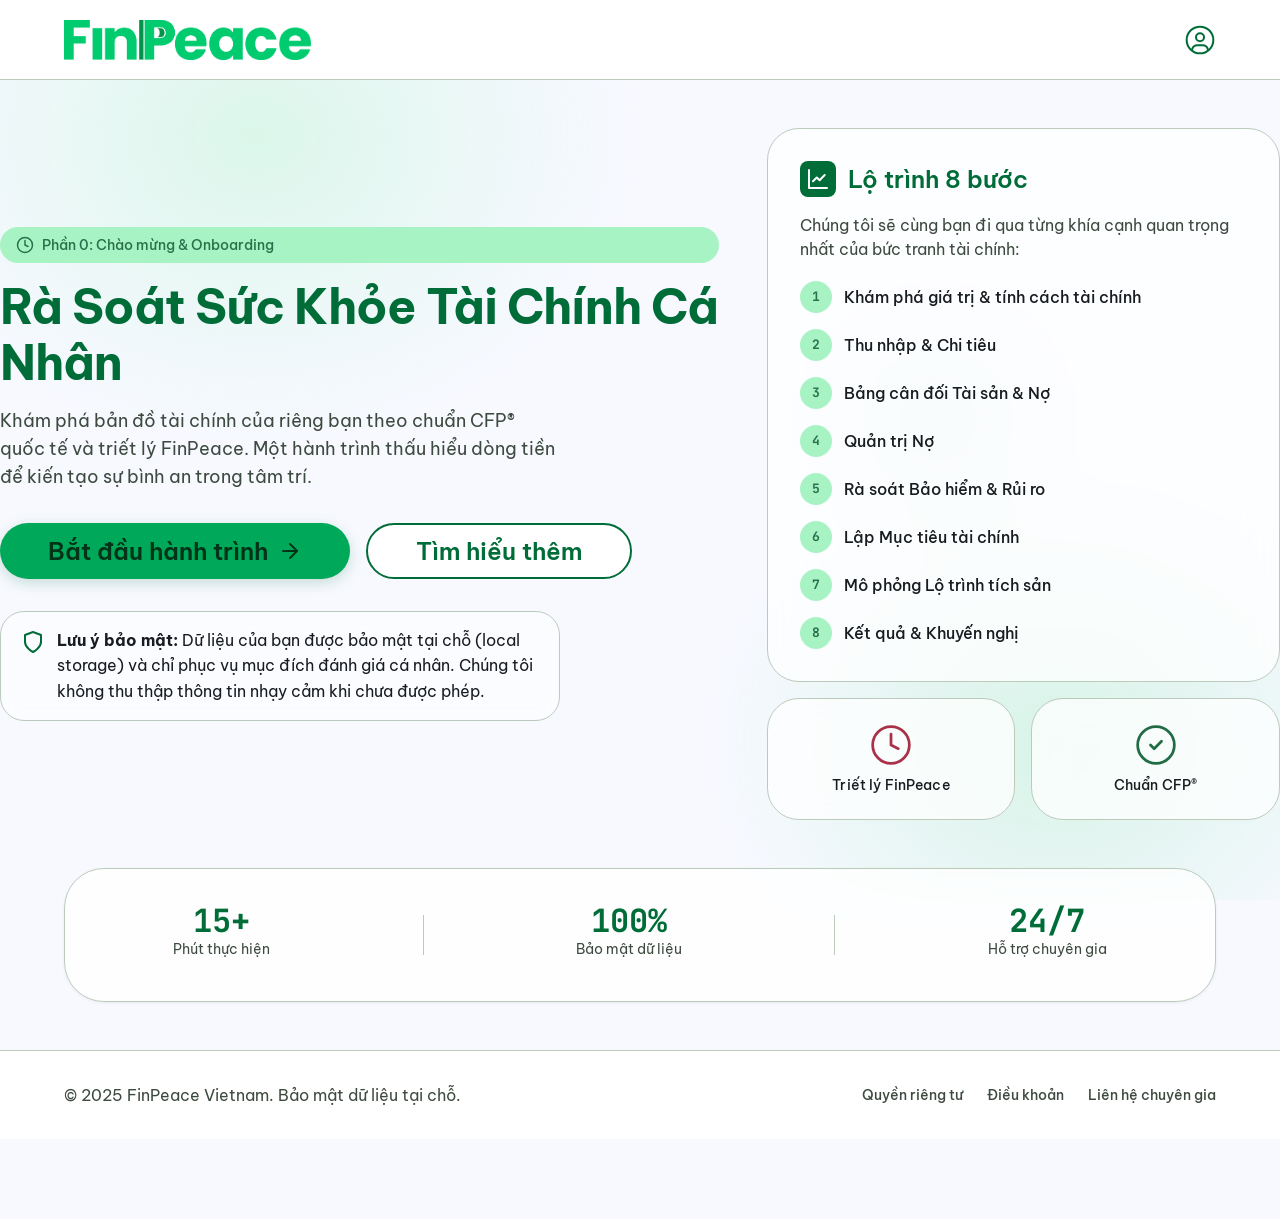
<file: app/index.html>
<!DOCTYPE html>
<html lang="vi">
<head>
  <meta charset="UTF-8">
  <meta name="viewport" content="width=device-width, initial-scale=1.0">
  <title>Rà Soát Sức Khỏe Tài Chính — FinPeace</title>
  <meta name="description" content="Công cụ rà soát sức khỏe tài chính cá nhân chuẩn CFP quốc tế, kết hợp triết lý FinPeace.">
  <link rel="icon" href="brand/avatar.png" type="image/png">
  <link rel="stylesheet" href="styles.css">
</head>
<body>

  <!-- ═══ ATMOSPHERIC BACKGROUND ═══ -->
  <div class="atmospheric-bg"></div>
  <div class="atmospheric-blob"></div>

  <!-- ═══ TOP NAV ═══ -->
  <nav class="top-nav" id="topNav">
    <div style="display:flex;align-items:center;">
      <img src="brand/logo.png" alt="FinPeace" class="logo">
    </div>
    <div class="top-nav-links" id="navLinks">
      <a class="active">Đang thực hiện</a>
      <a>Báo cáo</a>
      <a>Tài liệu</a>
    </div>
    <div class="top-nav-right">
      <button class="btn-ghost-sm btn" id="btnSaveQuit" style="display:none;">Lưu &amp; Thoát</button>
      <svg class="icon-lg" viewBox="0 0 24 24" fill="none" stroke="var(--primary)" stroke-width="1.5" stroke-linecap="round" stroke-linejoin="round" style="cursor:pointer;"><circle cx="12" cy="12" r="10"/><circle cx="12" cy="10" r="3"/><path d="M6.168 18.849A4 4 0 0110 16h4a4 4 0 013.834 2.855"/></svg>
    </div>
  </nav>

  <!-- ═══ SMART PROGRESS STEPPER ═══ -->
  <div class="stepper-wrapper container" id="stepperWrapper">
    <div class="stepper" id="stepper">
      <!-- Generated by JS -->
    </div>
  </div>

  <!-- ═══ MAIN CONTENT ═══ -->
  <main id="mainContent">

    <!-- ══════════════ BƯỚC 0: WELCOME ══════════════ -->
    <section id="step-0" class="step-content active">
      <div class="container hero-section">
        <div class="hero-grid">

          <!-- Left: Hero Copy -->
          <div style="display:flex;flex-direction:column;gap:32px;">
            <div style="display:flex;flex-direction:column;gap:16px;">
              <span class="hero-badge">
                <svg class="icon-sm" viewBox="0 0 24 24" fill="none" stroke="currentColor" stroke-width="2" stroke-linecap="round" stroke-linejoin="round"><circle cx="12" cy="12" r="10"/><polyline points="12 6 12 12 16 14"/></svg>
                Phần 0: Chào mừng &amp; Onboarding
              </span>
              <h1 class="hero-title">Rà Soát Sức Khỏe Tài Chính Cá Nhân</h1>
              <p class="hero-desc">
                Khám phá bản đồ tài chính của riêng bạn theo chuẩn CFP® quốc tế và triết lý FinPeace. Một hành trình thấu hiểu dòng tiền để kiến tạo sự bình an trong tâm trí.
              </p>
            </div>

            <!-- CTA -->
            <div style="display:flex;flex-wrap:wrap;gap:16px;">
              <button class="btn btn-container" onclick="App.goToStep(1)">
                Bắt đầu hành trình
                <svg class="icon" viewBox="0 0 24 24" fill="none" stroke="currentColor" stroke-width="2" stroke-linecap="round" stroke-linejoin="round"><path d="M5 12h14"/><path d="m12 5 7 7-7 7"/></svg>
              </button>
              <button class="btn btn-ghost" onclick="document.getElementById('statsSection').scrollIntoView({behavior:'smooth'})">
                Tìm hiểu thêm
              </button>
            </div>

            <!-- Security Note -->
            <div class="alert-info" style="max-width:560px;">
              <svg class="icon" viewBox="0 0 24 24" fill="none" stroke="var(--primary)" stroke-width="2" stroke-linecap="round" stroke-linejoin="round" style="flex-shrink:0;margin-top:2px;"><path d="M12 22s8-4 8-10V5l-8-3-8 3v7c0 6 8 10 8 10z"/></svg>
              <p><strong>Lưu ý bảo mật:</strong> Dữ liệu của bạn được bảo mật tại chỗ (local storage) và chỉ phục vụ mục đích đánh giá cá nhân. Chúng tôi không thu thập thông tin nhạy cảm khi chưa được phép.</p>
            </div>
          </div>

          <!-- Right: Bento Roadmap -->
          <div style="display:flex;flex-direction:column;gap:16px;">
            <!-- Roadmap Card -->
            <div class="card-glass" style="padding:32px;">
              <h3 style="display:flex;align-items:center;gap:12px;color:var(--primary);margin-bottom:16px;">
                <svg class="icon-lg" viewBox="0 0 24 24" fill="none" stroke="currentColor" stroke-width="2" stroke-linecap="round" stroke-linejoin="round" style="background:var(--primary);color:white;padding:6px;border-radius:8px;width:36px;height:36px;"><path d="M3 3v18h18"/><path d="M18.7 8l-5.1 5.2-2.8-2.7L7 14.3"/></svg>
                Lộ trình 8 bước
              </h3>
              <p class="text-muted body-md" style="margin-bottom:20px;">Chúng tôi sẽ cùng bạn đi qua từng khía cạnh quan trọng nhất của bức tranh tài chính:</p>
              <div class="roadmap-list">
                <div class="roadmap-item"><span class="roadmap-number">1</span> Khám phá giá trị &amp; tính cách tài chính</div>
                <div class="roadmap-item"><span class="roadmap-number">2</span> Thu nhập &amp; Chi tiêu</div>
                <div class="roadmap-item"><span class="roadmap-number">3</span> Bảng cân đối Tài sản &amp; Nợ</div>
                <div class="roadmap-item"><span class="roadmap-number">4</span> Quản trị Nợ</div>
                <div class="roadmap-item"><span class="roadmap-number">5</span> Rà soát Bảo hiểm &amp; Rủi ro</div>
                <div class="roadmap-item"><span class="roadmap-number">6</span> Lập Mục tiêu tài chính</div>
                <div class="roadmap-item"><span class="roadmap-number">7</span> Mô phỏng Lộ trình tích sản</div>
                <div class="roadmap-item"><span class="roadmap-number">8</span> Kết quả &amp; Khuyến nghị</div>
              </div>
            </div>

            <!-- Bento Mini Cards -->
            <div class="grid-2col">
              <div class="card-glass-sm glass-parallax">
                <svg class="icon-xl" viewBox="0 0 24 24" fill="none" stroke="var(--tertiary)" stroke-width="1.5" stroke-linecap="round" stroke-linejoin="round"><circle cx="12" cy="12" r="10"/><path d="M12 6v6l4 2"/></svg>
                <span class="label-md">Triết lý FinPeace</span>
              </div>
              <div class="card-glass-sm glass-parallax">
                <svg class="icon-xl" viewBox="0 0 24 24" fill="none" stroke="var(--secondary)" stroke-width="1.5" stroke-linecap="round" stroke-linejoin="round"><path d="M9 12l2 2 4-4"/><circle cx="12" cy="12" r="10"/></svg>
                <span class="label-md">Chuẩn CFP®</span>
              </div>
            </div>
          </div>

        </div>
      </div>

      <!-- Stats Bar -->
      <div class="container" style="padding-top:48px;padding-bottom:48px;" id="statsSection">
        <div class="stats-bar">
          <div class="stat-item">
            <div class="stat-value">15+</div>
            <div class="stat-label">Phút thực hiện</div>
          </div>
          <div class="stat-divider"></div>
          <div class="stat-item">
            <div class="stat-value">100%</div>
            <div class="stat-label">Bảo mật dữ liệu</div>
          </div>
          <div class="stat-divider"></div>
          <div class="stat-item">
            <div class="stat-value">24/7</div>
            <div class="stat-label">Hỗ trợ chuyên gia</div>
          </div>
        </div>
      </div>
    </section>

    <!-- ══════════════ BƯỚC 1: DISC & CORE VALUES ══════════════ -->
    <section id="step-1" class="step-content">
      <div class="container" style="padding-top:32px;padding-bottom:120px;">

        <!-- Page Title — Bold, uppercase, italic like mockup -->
        <div style="margin-bottom:32px;">
          <h2 class="display-lg-italic">HỒ SƠ GIÁ TRỊ &amp; TÍNH CÁCH TÀI CHÍNH</h2>
          <p class="body-lg text-muted" style="margin-top:12px;max-width:640px;">Khám phá phong cách quản trị tài chính của bạn thông qua bài trắc nghiệm DISC cải tiến, giúp định hình lộ trình đầu tư an tâm và bền vững.</p>
        </div>

        <!-- DISC Layout: 2 columns — Questions left, Radar+Image right -->
        <div class="disc-section">
          <!-- Left Column: Values + DISC Questions -->
          <div>
            <!-- Core Values Quick Card -->
            <div class="disc-card" style="margin-bottom:24px;">
              <div style="display:flex;justify-content:space-between;align-items:center;margin-bottom:20px;">
                <h4>Nếu có thêm 500 triệu, bạn sẽ ưu tiên...?</h4>
                <div class="selection-counter" id="valuesCounter">
                  <span id="valuesCount">0</span> / 3
                </div>
              </div>
              <div class="values-grid" id="valuesGrid">
                <!-- JS renders Core Values -->
              </div>
            </div>

            <!-- DISC Questions -->
            <div class="disc-questions" id="discQuestions">
              <!-- JS renders DISC questions -->
            </div>
          </div>

          <!-- Right Column: Radar + Brand Image -->
          <div class="disc-sidebar">
            <!-- DISC Radar -->
            <div class="disc-radar-card" id="discRadarCard">
              <div style="display:flex;justify-content:space-between;align-items:center;margin-bottom:16px;">
                <h4 style="color:var(--primary);font-size:20px;">DISC Spectrum</h4>
                <svg class="icon" viewBox="0 0 24 24" fill="none" stroke="var(--on-surface-variant)" stroke-width="2" stroke-linecap="round" stroke-linejoin="round"><circle cx="12" cy="12" r="10"/><path d="M12 16v-4"/><path d="M12 8h.01"/></svg>
              </div>
              <div class="radar-container">
                <canvas id="discRadar" width="280" height="280"></canvas>
              </div>
              <p class="text-muted" style="margin-top:12px;font-size:13px;font-style:italic;">Biểu đồ đang được cập nhật dựa trên câu trả lời của bạn...</p>
            </div>

            <!-- Brand Image Card -->
            <div class="disc-image-card">
              <img src="brand/disc.jpg" alt="Hồ sơ Tâm lý Tài chính (DISC)">
              <div class="caption">Hồ sơ Tâm lý Tài chính (DISC)</div>
            </div>
          </div>
        </div>

        <!-- DISC Result (shown when all answered) -->
        <div id="discResult" style="display:none;">
          <div class="disc-result">
            <h4 style="margin-bottom:20px;color:var(--primary);font-size:22px;">Hồ sơ DISC của bạn</h4>
            <div style="display:flex;flex-wrap:wrap;gap:32px;align-items:center;">
              <div style="flex:1;min-width:250px;" id="discSummary">
                <!-- JS fills -->
              </div>
            </div>
          </div>
        </div>

      </div>
    </section>

    <!-- ══════════════ BƯỚC 2-8: PLACEHOLDER ══════════════ -->
    <section id="step-2" class="step-content">
      <div class="container" style="padding:48px 0;">
        <h2 class="display-lg-italic">BẢNG TÍNH THU NHẬP &amp; CHI TIÊU</h2>
        <p class="text-muted body-lg" style="margin-top:12px;">Sẽ được triển khai ở Phase 2</p>
      </div>
    </section>
    <section id="step-3" class="step-content">
      <div class="container" style="padding:48px 0;">
        <h2 class="display-lg-italic">BẢNG CÂN ĐỐI TÀI SẢN &amp; NỢ</h2>
        <p class="text-muted body-lg" style="margin-top:12px;">Sẽ được triển khai ở Phase 2</p>
      </div>
    </section>
    <section id="step-4" class="step-content">
      <div class="container" style="padding:48px 0;">
        <h2 class="display-lg-italic">QUẢN TRỊ NỢ NẦN</h2>
        <p class="text-muted body-lg" style="margin-top:12px;">Sẽ được triển khai ở Phase 3</p>
      </div>
    </section>
    <section id="step-5" class="step-content">
      <div class="container" style="padding:48px 0;">
        <h2 class="display-lg-italic">RÀ SOÁT BẢO HIỂM &amp; RỦI RO</h2>
        <p class="text-muted body-lg" style="margin-top:12px;">Sẽ được triển khai ở Phase 3</p>
      </div>
    </section>
    <section id="step-6" class="step-content">
      <div class="container" style="padding:48px 0;">
        <h2 class="display-lg-italic">THÁP MỤC TIÊU TÀI CHÍNH</h2>
        <p class="text-muted body-lg" style="margin-top:12px;">Sẽ được triển khai ở Phase 4</p>
      </div>
    </section>
    <section id="step-7" class="step-content">
      <div class="container" style="padding:48px 0;">
        <h2 class="display-lg-italic">MÔ PHỎNG LỘ TRÌNH TÍCH SẢN</h2>
        <p class="text-muted body-lg" style="margin-top:12px;">Sẽ được triển khai ở Phase 4</p>
      </div>
    </section>
    <section id="step-8" class="step-content">
      <div class="container" style="padding:48px 0;">
        <h2 class="display-lg-italic">KẾT QUẢ RÀ SOÁT SỨC KHỎE TÀI CHÍNH</h2>
        <p class="text-muted body-lg" style="margin-top:12px;">Sẽ được triển khai ở Phase 5</p>
      </div>
    </section>

  </main>

  <!-- ═══ FOOTER ═══ -->
  <footer class="footer" id="footer">
    <div class="text-muted body-md">© 2025 FinPeace Vietnam. Bảo mật dữ liệu tại chỗ.</div>
    <div class="footer-links">
      <a href="#">Quyền riêng tư</a>
      <a href="#">Điều khoản</a>
      <a href="#">Liên hệ chuyên gia</a>
    </div>
  </footer>

  <!-- ═══ PAGE DOTS ═══ -->
  <div class="page-dots" id="pageDots" style="display:none;">
    <!-- JS generates -->
  </div>

  <!-- ═══ BOTTOM NAV ═══ -->
  <div class="bottom-nav" id="bottomNav">
    <button class="btn btn-ghost-sm btn-nav" id="btnBack" onclick="App.prevStep()">
      <svg class="icon-sm" viewBox="0 0 24 24" fill="none" stroke="currentColor" stroke-width="2" stroke-linecap="round" stroke-linejoin="round"><path d="M19 12H5"/><path d="m12 19-7-7 7-7"/></svg>
      Quay lại
    </button>
    <button class="btn btn-primary btn-nav" id="btnNext" onclick="App.nextStep()">
      Tiếp tục
      <svg class="icon-sm" viewBox="0 0 24 24" fill="none" stroke="currentColor" stroke-width="2" stroke-linecap="round" stroke-linejoin="round"><path d="M5 12h14"/><path d="m12 5 7 7-7 7"/></svg>
    </button>
  </div>

  <script src="app.js"></script>
</body>
</html>
</file>
<file: app/styles.css>
/* ═══════════════════════════════════════════════════════
   FinPeace — Financial Health Checkup
   Design System: Emerald Zenith · Atmospheric · Glass
   Matching the original mockup visual style
   ═══════════════════════════════════════════════════════ */

/* ── Fonts ── */
@import url('https://fonts.googleapis.com/css2?family=Be+Vietnam+Pro:ital,wght@0,300;0,400;0,500;0,600;0,700;0,800;1,600;1,700;1,800&display=swap');
@import url('https://fonts.googleapis.com/css2?family=JetBrains+Mono:wght@400;500;600;700&display=swap');

/* ── Design Tokens ── */
:root {
  /* Emerald Zenith Palette */
  --primary: #006d38;
  --primary-container: #00A859;
  --primary-fixed: #77fca3;
  --primary-fixed-dim: #59df89;
  --secondary: #216b45;
  --secondary-container: #a8f3c3;
  --on-secondary-container: #28714b;
  --tertiary: #a93249;
  --tertiary-container: #ed657a;

  /* Surfaces */
  --surface: #f7f9ff;
  --surface-container-lowest: #ffffff;
  --surface-container-low: #f2f3f9;
  --surface-container: #eceef4;
  --surface-container-high: #e6e8ee;
  --surface-container-highest: #e0e2e8;
  --surface-dim: #d8dae0;
  --surface-bright: #f7f9ff;
  --surface-variant: #e0e2e8;

  /* Text */
  --on-surface: #181c20;
  --on-surface-variant: #3d4a3f;
  --on-primary: #ffffff;
  --on-primary-container: #003317;
  --on-error: #ffffff;

  /* Outlines */
  --outline: #6d7b6e;
  --outline-variant: #bccabc;

  /* Feedback */
  --error: #ba1a1a;
  --error-container: #ffdad6;
  --on-error-container: #93000a;
  --inverse-surface: #2d3135;
  --inverse-on-surface: #eff1f7;
  --inverse-primary: #59df89;

  /* Typography */
  --font-display: 'Be Vietnam Pro', sans-serif;
  --font-mono: 'JetBrains Mono', monospace;

  /* Layout */
  --max-width: 1280px;
  --gutter: 24px;
  --margin-mobile: 20px;
  --margin-desktop: 64px;

  /* Radii — Large, rounded, premium */
  --radius-sm: 8px;
  --radius-md: 12px;
  --radius-lg: 16px;
  --radius-xl: 24px;
  --radius-2xl: 32px;
  --radius-3xl: 40px;
  --radius-full: 9999px;

  /* Shadows */
  --shadow-sm: 0 1px 3px rgba(0,0,0,0.06);
  --shadow-md: 0 4px 12px rgba(0,0,0,0.06);
  --shadow-lg: 0 8px 24px rgba(0,0,0,0.08);
  --shadow-primary: 0 4px 14px rgba(0, 109, 56, 0.2);

  /* Transitions */
  --ease: cubic-bezier(0.4, 0, 0.2, 1);
  --duration: 200ms;
  --duration-slow: 400ms;
}

/* ── Base Reset ── */
*, *::before, *::after {
  box-sizing: border-box;
  margin: 0;
  padding: 0;
}

html {
  font-size: 16px;
  -webkit-font-smoothing: antialiased;
  -moz-osx-font-smoothing: grayscale;
  scroll-behavior: smooth;
}

body {
  font-family: var(--font-display);
  font-size: 16px;
  line-height: 24px;
  color: var(--on-surface);
  background-color: var(--surface);
  min-height: 100vh;
  overflow-x: hidden;
}

::selection {
  background: var(--primary-container);
  color: var(--on-primary-container);
}

/* ── Atmospheric Background (Key visual element!) ── */
.atmospheric-bg {
  position: fixed;
  inset: 0;
  z-index: -1;
  overflow: hidden;
  pointer-events: none;
}

.atmospheric-bg::before {
  content: '';
  position: absolute;
  top: -20%;
  left: -10%;
  width: 60%;
  height: 70%;
  background: radial-gradient(ellipse, rgba(168, 243, 195, 0.35) 0%, rgba(168, 243, 195, 0.08) 50%, transparent 70%);
  border-radius: 50%;
  animation: float1 25s ease-in-out infinite;
}

.atmospheric-bg::after {
  content: '';
  position: absolute;
  bottom: -15%;
  right: -10%;
  width: 55%;
  height: 65%;
  background: radial-gradient(ellipse, rgba(89, 223, 137, 0.2) 0%, rgba(89, 223, 137, 0.05) 50%, transparent 70%);
  border-radius: 50%;
  animation: float2 30s ease-in-out infinite;
}

/* Extra organic blob */
.atmospheric-blob {
  position: fixed;
  top: 30%;
  right: 15%;
  width: 300px;
  height: 300px;
  background: radial-gradient(ellipse, rgba(0, 168, 89, 0.08) 0%, transparent 70%);
  border-radius: 50%;
  z-index: -1;
  pointer-events: none;
  animation: float3 20s ease-in-out infinite;
}

@keyframes float1 {
  0%, 100% { transform: translate(0, 0) scale(1); }
  33% { transform: translate(5%, 8%) scale(1.05); }
  66% { transform: translate(-3%, -5%) scale(0.97); }
}

@keyframes float2 {
  0%, 100% { transform: translate(0, 0) scale(1); }
  33% { transform: translate(-4%, -6%) scale(1.03); }
  66% { transform: translate(6%, 4%) scale(0.98); }
}

@keyframes float3 {
  0%, 100% { transform: translate(0, 0) scale(1); }
  50% { transform: translate(-20px, 30px) scale(1.1); }
}

/* ── Typography ── */
h1, .display-lg {
  font-family: var(--font-display);
  font-size: 48px;
  line-height: 56px;
  font-weight: 700;
  letter-spacing: -0.02em;
  color: var(--primary);
}

.display-lg-italic {
  font-family: var(--font-display);
  font-size: 48px;
  line-height: 56px;
  font-weight: 800;
  font-style: italic;
  letter-spacing: -0.02em;
  color: var(--primary);
  text-transform: uppercase;
}

h2, .headline-lg {
  font-family: var(--font-display);
  font-size: 32px;
  line-height: 40px;
  font-weight: 600;
  letter-spacing: -0.01em;
}

h3, .headline-md {
  font-family: var(--font-display);
  font-size: 24px;
  line-height: 32px;
  font-weight: 600;
}

h4, .headline-sm {
  font-family: var(--font-display);
  font-size: 20px;
  line-height: 28px;
  font-weight: 600;
}

.body-lg {
  font-size: 18px;
  line-height: 28px;
}

.body-md {
  font-size: 16px;
  line-height: 24px;
}

.label-md {
  font-size: 14px;
  line-height: 20px;
  font-weight: 500;
  letter-spacing: 0.01em;
}

.label-sm {
  font-size: 12px;
  line-height: 16px;
  font-weight: 600;
  letter-spacing: 0.04em;
  text-transform: uppercase;
}

/* Mono numbers */
.mono, .currency, [data-currency], [data-ratio] {
  font-family: var(--font-mono);
  font-variant-numeric: tabular-nums;
}

/* ── Layout ── */
.container {
  max-width: var(--max-width);
  margin: 0 auto;
  padding-left: var(--margin-mobile);
  padding-right: var(--margin-mobile);
}

@media (min-width: 768px) {
  .container {
    padding-left: var(--margin-desktop);
    padding-right: var(--margin-desktop);
  }
}

/* ── Glass Panels (Core visual element!) ── */
.glass-panel {
  background: rgba(255, 255, 255, 0.75);
  backdrop-filter: blur(16px);
  -webkit-backdrop-filter: blur(16px);
  border: 1px solid var(--outline-variant);
  border-radius: var(--radius-2xl);
  box-shadow: var(--shadow-sm);
  transition: all var(--duration) var(--ease);
}

.glass-panel:hover {
  border-color: rgba(0, 109, 56, 0.2);
  box-shadow: var(--shadow-md);
}

.glass-panel-solid {
  background: var(--surface-container-lowest);
  border: 1px solid var(--outline-variant);
  border-radius: var(--radius-2xl);
  box-shadow: var(--shadow-sm);
}

/* ── Top Navigation ── */
.top-nav {
  display: flex;
  justify-content: space-between;
  align-items: center;
  height: 80px;
  padding: 0 var(--margin-mobile);
  background: var(--surface-container-lowest);
  border-bottom: 1px solid var(--outline-variant);
  position: sticky;
  top: 0;
  z-index: 50;
}

@media (min-width: 768px) {
  .top-nav {
    padding: 0 var(--margin-desktop);
  }
}

.top-nav .logo {
  height: 40px;
  width: auto;
}

.top-nav-links {
  display: none;
  align-items: center;
  gap: 32px;
}

@media (min-width: 768px) {
  .top-nav-links {
    display: flex;
  }
}

.top-nav-links a {
  font-size: 16px;
  font-weight: 500;
  color: var(--on-surface-variant);
  text-decoration: none;
  padding: 8px 0;
  transition: color var(--duration) var(--ease);
  cursor: pointer;
}

.top-nav-links a.active {
  color: var(--primary);
  font-weight: 700;
  border-bottom: 2px solid var(--primary);
}

.top-nav-links a:hover {
  color: var(--primary);
}

.top-nav-right {
  display: flex;
  align-items: center;
  gap: 16px;
}

/* ── Buttons — Large, prominent, pill-shaped ── */
.btn {
  display: inline-flex;
  align-items: center;
  justify-content: center;
  gap: 10px;
  font-family: var(--font-display);
  font-weight: 600;
  font-size: 16px;
  line-height: 24px;
  border: none;
  cursor: pointer;
  transition: all var(--duration) var(--ease);
  border-radius: var(--radius-full);
  padding: 14px 40px;
  text-decoration: none;
  white-space: nowrap;
}

.btn:active {
  transform: scale(0.97);
}

.btn-primary {
  background: var(--primary);
  color: var(--on-primary);
  box-shadow: var(--shadow-primary);
}

.btn-primary:hover {
  background: #005a2e;
  box-shadow: 0 6px 20px rgba(0, 109, 56, 0.3);
  transform: translateY(-1px);
}

.btn-container {
  background: var(--primary-container);
  color: var(--on-primary-container);
  font-size: 24px;
  font-weight: 600;
  padding: 16px 48px;
  box-shadow: var(--shadow-primary);
}

.btn-container:hover {
  opacity: 0.92;
  transform: translateY(-1px);
  box-shadow: 0 6px 24px rgba(0, 168, 89, 0.3);
}

.btn-ghost {
  background: var(--surface-container-lowest);
  color: var(--primary);
  border: 2px solid var(--primary);
  font-size: 24px;
  font-weight: 600;
  padding: 14px 48px;
}

.btn-ghost:hover {
  background: var(--surface-container-low);
}

.btn-ghost-sm {
  background: var(--surface-container-lowest);
  color: var(--primary);
  border: 1px solid var(--primary);
  padding: 8px 24px;
  font-size: 14px;
}

.btn-nav {
  padding: 12px 32px;
  font-size: 14px;
  font-weight: 700;
}

.btn-lg {
  padding: 18px 48px;
  font-size: 20px;
}

/* ── Progress Stepper — Connected dots with lines ── */
.stepper-wrapper {
  display: none;
  padding: 16px 0;
  border-bottom: 1px solid var(--outline-variant);
  position: sticky;
  top: 80px;
  z-index: 40;
  background: var(--surface-container-lowest);
}

.stepper-wrapper.visible {
  display: block;
}

.stepper {
  display: flex;
  align-items: flex-start;
  justify-content: space-between;
  position: relative;
  overflow-x: auto;
  min-width: 600px;
}

.stepper::-webkit-scrollbar {
  display: none;
}

.step {
  display: flex;
  flex-direction: column;
  align-items: center;
  gap: 8px;
  flex: 1;
  position: relative;
  cursor: pointer;
  min-width: 80px;
}

.step-dot {
  width: 36px;
  height: 36px;
  border-radius: 50%;
  display: flex;
  align-items: center;
  justify-content: center;
  font-family: var(--font-mono);
  font-size: 14px;
  font-weight: 600;
  z-index: 2;
  transition: all var(--duration) var(--ease);
  flex-shrink: 0;
}

.step-dot.active {
  background: var(--primary);
  color: var(--on-primary);
  box-shadow: 0 0 0 4px rgba(0, 109, 56, 0.15);
}

.step-dot.completed {
  background: var(--primary);
  color: var(--on-primary);
}

.step-dot.pending {
  background: var(--surface-container-high);
  color: var(--on-surface-variant);
  border: 1px solid var(--outline-variant);
}

.step-label {
  font-size: 13px;
  font-weight: 500;
  text-align: center;
  color: var(--on-surface-variant);
  white-space: nowrap;
}

.step.active .step-label {
  color: var(--primary);
  font-weight: 700;
}

/* Step connection line */
.step-line {
  position: absolute;
  top: 18px;
  left: 50%;
  width: 100%;
  height: 3px;
  background: var(--outline-variant);
  z-index: 1;
}

.step-line.completed {
  background: var(--primary);
}

.step:last-child .step-line {
  display: none;
}

/* ── Hero Section — Atmospheric ── */
.hero-section {
  padding: 48px 0 0;
}

.hero-grid {
  display: grid;
  grid-template-columns: 1fr;
  gap: 48px;
  align-items: center;
}

@media (min-width: 1024px) {
  .hero-grid {
    grid-template-columns: 7fr 5fr;
  }
}

.hero-badge {
  display: inline-flex;
  align-items: center;
  gap: 8px;
  padding: 6px 16px;
  border-radius: var(--radius-full);
  background: var(--secondary-container);
  color: var(--on-secondary-container);
  font-size: 14px;
  font-weight: 500;
}

.hero-title {
  font-family: var(--font-display);
  font-size: 48px;
  line-height: 56px;
  font-weight: 700;
  letter-spacing: -0.02em;
  color: var(--primary);
}

@media (max-width: 767px) {
  .hero-title {
    font-size: 32px;
    line-height: 40px;
  }
}

.hero-desc {
  font-size: 18px;
  line-height: 28px;
  color: var(--on-surface-variant);
  max-width: 560px;
}

/* ── Glass Cards — Large padding, big radius ── */
.card-glass {
  background: rgba(255, 255, 255, 0.75);
  backdrop-filter: blur(16px);
  -webkit-backdrop-filter: blur(16px);
  border: 1px solid var(--outline-variant);
  border-radius: var(--radius-2xl);
  padding: 32px;
  transition: all var(--duration-slow) var(--ease);
}

.card-glass:hover {
  border-color: rgba(0, 109, 56, 0.3);
  box-shadow: var(--shadow-md);
}

.card-glass-sm {
  background: rgba(255, 255, 255, 0.75);
  backdrop-filter: blur(16px);
  -webkit-backdrop-filter: blur(16px);
  border: 1px solid var(--outline-variant);
  border-radius: var(--radius-2xl);
  padding: 24px;
  display: flex;
  flex-direction: column;
  align-items: center;
  justify-content: center;
  text-align: center;
  gap: 8px;
}

.card-solid {
  background: var(--surface-container-lowest);
  border: 1px solid var(--outline-variant);
  border-radius: var(--radius-2xl);
  padding: 32px;
}

.card-accent {
  background: rgba(168, 243, 195, 0.15);
  border: 1px solid rgba(0, 168, 89, 0.2);
  border-radius: var(--radius-2xl);
  padding: 32px;
}

/* ── Roadmap List ── */
.roadmap-list {
  display: flex;
  flex-direction: column;
  gap: 16px;
}

.roadmap-item {
  display: flex;
  align-items: center;
  gap: 12px;
  font-weight: 500;
  font-size: 16px;
}

.roadmap-number {
  width: 32px;
  height: 32px;
  display: flex;
  align-items: center;
  justify-content: center;
  border-radius: 50%;
  background: var(--secondary-container);
  color: var(--on-secondary-container);
  font-family: var(--font-mono);
  font-size: 13px;
  font-weight: 700;
  flex-shrink: 0;
}

/* ── Stats Bar — Glass, extra rounded ── */
.stats-bar {
  background: rgba(255, 255, 255, 0.8);
  backdrop-filter: blur(16px);
  -webkit-backdrop-filter: blur(16px);
  border-radius: var(--radius-3xl);
  border: 1px solid var(--outline-variant);
  padding: 40px 48px;
  display: flex;
  flex-wrap: wrap;
  justify-content: space-around;
  align-items: center;
  gap: 32px;
  box-shadow: var(--shadow-sm);
}

.stat-item { text-align: center; }

.stat-value {
  font-family: var(--font-mono);
  font-size: 32px;
  font-weight: 700;
  color: var(--primary);
}

.stat-label {
  font-size: 14px;
  color: var(--on-surface-variant);
  margin-top: 4px;
}

.stat-divider {
  width: 1px;
  height: 40px;
  background: var(--outline-variant);
}

@media (max-width: 767px) {
  .stats-bar {
    flex-direction: column;
    padding: 28px;
    gap: 20px;
    border-radius: var(--radius-xl);
  }
  .stat-divider {
    width: 60px;
    height: 1px;
  }
}

/* ── Section Banner (with overlay) ── */
.section-banner {
  width: 100%;
  height: 220px;
  border-radius: var(--radius-xl);
  overflow: hidden;
  position: relative;
  margin-bottom: 32px;
}

.section-banner img {
  width: 100%;
  height: 100%;
  object-fit: cover;
}

.section-banner .overlay {
  position: absolute;
  inset: 0;
  background: linear-gradient(135deg, rgba(0, 109, 56, 0.65), rgba(0, 168, 89, 0.35));
  display: flex;
  align-items: flex-end;
  padding: 32px;
}

.section-banner .overlay h2 {
  color: white;
  text-shadow: 0 2px 4px rgba(0,0,0,0.2);
  font-size: 32px;
}

/* ── Alert / Info Boxes ── */
.alert-info {
  display: flex;
  align-items: flex-start;
  gap: 12px;
  padding: 16px 20px;
  border-radius: var(--radius-xl);
  background: rgba(255, 255, 255, 0.5);
  backdrop-filter: blur(8px);
  border: 1px solid var(--outline-variant);
  font-size: 16px;
  line-height: 1.6;
}

.alert-accent {
  display: flex;
  align-items: flex-start;
  gap: 12px;
  padding: 20px 24px;
  border-radius: var(--radius-xl);
  background: rgba(168, 243, 195, 0.15);
  border: 1px solid rgba(0, 168, 89, 0.2);
  font-size: 14px;
  line-height: 1.6;
}

.alert-warning {
  display: flex;
  align-items: flex-start;
  gap: 12px;
  padding: 16px 20px;
  border-radius: var(--radius-xl);
  background: #FFFDF0;
  border: 1px solid #FEFCBF;
  font-size: 14px;
  color: #744210;
}

.alert-error {
  display: flex;
  align-items: flex-start;
  gap: 12px;
  padding: 16px 20px;
  border-radius: var(--radius-xl);
  background: #FFF5F5;
  border: 1px solid #FED7D7;
  font-size: 14px;
  color: #742A2A;
}

/* ── Core Values Grid ── */
.values-grid {
  display: grid;
  grid-template-columns: repeat(2, 1fr);
  gap: 16px;
}

@media (min-width: 640px) {
  .values-grid { grid-template-columns: repeat(2, 1fr); }
}

@media (min-width: 1024px) {
  .values-grid { grid-template-columns: repeat(2, 1fr); }
}

.value-card {
  background: var(--surface-container-lowest);
  border: 1.5px solid var(--outline-variant);
  border-radius: var(--radius-xl);
  padding: 20px 24px;
  cursor: pointer;
  transition: all var(--duration) var(--ease);
  user-select: none;
  display: flex;
  align-items: center;
  gap: 16px;
}

.value-card:hover {
  border-color: var(--primary);
  background: rgba(168, 243, 195, 0.1);
  transform: translateY(-2px);
  box-shadow: var(--shadow-md);
}

.value-card.selected {
  border-color: var(--primary);
  background: rgba(168, 243, 195, 0.15);
  box-shadow: 0 0 0 2px rgba(0, 109, 56, 0.15);
}

.value-card.disabled {
  opacity: 0.4;
  cursor: not-allowed;
  pointer-events: none;
}

.value-card .value-icon {
  width: 40px;
  height: 40px;
  border-radius: var(--radius-md);
  display: flex;
  align-items: center;
  justify-content: center;
  flex-shrink: 0;
  color: var(--primary);
}

.value-card.selected .value-icon {
  background: var(--primary);
  color: white;
  border-radius: var(--radius-md);
}

.value-card .value-label {
  font-size: 16px;
  font-weight: 600;
  color: var(--on-surface);
}

/* ── DISC Question Cards ── */
.disc-section {
  display: grid;
  grid-template-columns: 1fr;
  gap: 32px;
}

@media (min-width: 1024px) {
  .disc-section {
    grid-template-columns: 3fr 2fr;
  }
}

.disc-questions {
  display: flex;
  flex-direction: column;
  gap: 24px;
}

.disc-card {
  background: var(--surface-container-lowest);
  border: 1px solid var(--outline-variant);
  border-radius: var(--radius-2xl);
  padding: 28px;
}

.disc-option {
  display: flex;
  align-items: flex-start;
  gap: 16px;
  padding: 16px 20px;
  border: 1.5px solid var(--outline-variant);
  border-radius: var(--radius-lg);
  cursor: pointer;
  transition: all var(--duration) var(--ease);
}

.disc-option:hover {
  border-color: var(--primary);
  background: rgba(168, 243, 195, 0.08);
}

.disc-option.selected {
  border-color: var(--primary);
  background: rgba(168, 243, 195, 0.12);
  box-shadow: 0 0 0 2px rgba(0, 109, 56, 0.1);
}

.disc-radio {
  width: 22px;
  height: 22px;
  border-radius: 50%;
  border: 2px solid var(--outline);
  flex-shrink: 0;
  margin-top: 2px;
  display: flex;
  align-items: center;
  justify-content: center;
  transition: all var(--duration) var(--ease);
}

.disc-option.selected .disc-radio {
  border-color: var(--primary);
}

.disc-option.selected .disc-radio::after {
  content: '';
  width: 12px;
  height: 12px;
  border-radius: 50%;
  background: var(--primary);
}

.disc-option-text {
  font-size: 15px;
  line-height: 1.6;
  color: var(--on-surface);
}

.disc-option-text strong {
  display: block;
  font-weight: 600;
  margin-bottom: 2px;
}

.disc-option-text span {
  color: var(--on-surface-variant);
  font-size: 14px;
}

/* DISC Right Sidebar (Radar + Image) */
.disc-sidebar {
  display: flex;
  flex-direction: column;
  gap: 20px;
  position: sticky;
  top: 160px;
}

.disc-radar-card {
  background: var(--surface-container-lowest);
  border: 1px solid var(--outline-variant);
  border-radius: var(--radius-2xl);
  padding: 28px;
  text-align: center;
}

.disc-image-card {
  border-radius: var(--radius-2xl);
  overflow: hidden;
  border: 1px solid var(--outline-variant);
}

.disc-image-card img {
  width: 100%;
  height: 200px;
  object-fit: cover;
}

.disc-image-card .caption {
  padding: 12px 16px;
  font-size: 13px;
  color: var(--on-surface-variant);
  text-align: center;
  background: var(--surface-container-lowest);
}

/* Radar container */
.radar-container {
  position: relative;
  width: 100%;
  max-width: 280px;
  margin: 0 auto;
}

.radar-container canvas {
  width: 100%;
  height: auto;
}

/* ── DISC Result Panel ── */
.disc-result {
  margin-top: 32px;
  padding: 32px;
  background: rgba(168, 243, 195, 0.1);
  border: 1px solid rgba(0, 168, 89, 0.2);
  border-radius: var(--radius-2xl);
}

/* ── Form Inputs ── */
.input-field {
  font-family: var(--font-display);
  font-size: 16px;
  line-height: 24px;
  padding: 12px 16px;
  border: 1px solid var(--outline);
  border-radius: var(--radius-sm);
  background: var(--surface-container-lowest);
  color: var(--on-surface);
  transition: border-color var(--duration) var(--ease), box-shadow var(--duration) var(--ease);
  width: 100%;
}

.input-field:focus {
  outline: none;
  border-color: var(--primary);
  box-shadow: 0 0 0 3px rgba(0, 109, 56, 0.1);
}

.input-field.mono {
  font-family: var(--font-mono);
}

/* Range Slider */
input[type="range"] {
  -webkit-appearance: none;
  appearance: none;
  width: 100%;
  height: 6px;
  border-radius: 3px;
  background: var(--outline-variant);
  outline: none;
}

input[type="range"]::-webkit-slider-thumb {
  -webkit-appearance: none;
  appearance: none;
  width: 22px;
  height: 22px;
  border-radius: 50%;
  background: var(--primary);
  cursor: pointer;
  border: 3px solid white;
  box-shadow: var(--shadow-md);
}

/* ── Bottom Navigation ── */
.bottom-nav {
  position: fixed;
  bottom: 0;
  left: 0;
  right: 0;
  display: flex;
  justify-content: space-between;
  align-items: center;
  padding: 16px var(--margin-mobile);
  background: rgba(255, 255, 255, 0.85);
  backdrop-filter: blur(16px);
  -webkit-backdrop-filter: blur(16px);
  border-top: 1px solid var(--outline-variant);
  box-shadow: 0 -2px 10px rgba(0,0,0,0.04);
  z-index: 100;
}

@media (min-width: 768px) {
  .bottom-nav {
    padding: 16px var(--margin-desktop);
  }
}

/* Page dots indicator */
.page-dots {
  position: fixed;
  bottom: 24px;
  left: 50%;
  transform: translateX(-50%);
  display: flex;
  gap: 6px;
  z-index: 101;
}

.page-dot {
  width: 8px;
  height: 8px;
  border-radius: 50%;
  background: var(--outline-variant);
  transition: all var(--duration) var(--ease);
}

.page-dot.active {
  width: 24px;
  border-radius: 4px;
  background: var(--primary);
}

/* ── Step Content Animation ── */
.step-content {
  display: none;
  animation: fadeSlideIn var(--duration-slow) var(--ease);
}

.step-content.active {
  display: block;
}

@keyframes fadeSlideIn {
  from {
    opacity: 0;
    transform: translateY(20px);
  }
  to {
    opacity: 1;
    transform: translateY(0);
  }
}

/* ── Selection Counter ── */
.selection-counter {
  display: inline-flex;
  align-items: center;
  gap: 8px;
  padding: 6px 16px;
  border-radius: var(--radius-full);
  background: var(--surface-container-high);
  font-family: var(--font-mono);
  font-size: 14px;
  font-weight: 600;
  color: var(--on-surface-variant);
}

.selection-counter.full {
  background: rgba(168, 243, 195, 0.3);
  color: var(--primary);
}

/* ── Icon Sizing ── */
.icon { width: 24px; height: 24px; flex-shrink: 0; display: inline-block; vertical-align: middle; }
.icon-sm { width: 18px; height: 18px; flex-shrink: 0; display: inline-block; vertical-align: middle; }
.icon-lg { width: 32px; height: 32px; flex-shrink: 0; display: inline-block; vertical-align: middle; }
.icon-xl { width: 44px; height: 44px; flex-shrink: 0; display: inline-block; vertical-align: middle; }

/* ── Footer ── */
.footer {
  padding: 32px var(--margin-mobile);
  border-top: 1px solid var(--outline-variant);
  display: flex;
  flex-direction: column;
  gap: 16px;
  align-items: center;
  margin-bottom: 80px;
  background: var(--surface-container-lowest);
}

@media (min-width: 768px) {
  .footer {
    flex-direction: row;
    justify-content: space-between;
    padding: 32px var(--margin-desktop);
  }
}

.footer-links {
  display: flex;
  gap: 24px;
}

.footer-links a {
  color: var(--on-surface-variant);
  text-decoration: none;
  font-size: 14px;
  font-weight: 500;
  transition: color var(--duration) var(--ease);
}

.footer-links a:hover {
  color: var(--primary);
}

/* ── Utility Classes ── */
.text-primary { color: var(--primary); }
.text-muted { color: var(--on-surface-variant); }
.text-error { color: var(--error); }

.sr-only {
  position: absolute;
  width: 1px;
  height: 1px;
  overflow: hidden;
  clip: rect(0, 0, 0, 0);
  white-space: nowrap;
  border: 0;
}

/* ── Grids ── */
.grid-2col {
  display: grid;
  grid-template-columns: 1fr;
  gap: 16px;
}

@media (min-width: 768px) {
  .grid-2col {
    grid-template-columns: 1fr 1fr;
  }
}

/* ── Responsive ── */
@media (max-width: 767px) {
  .section-banner {
    height: 160px;
    border-radius: var(--radius-lg);
  }
  .section-banner .overlay {
    padding: 20px;
  }
  .section-banner .overlay h2 {
    font-size: 24px;
  }
  .display-lg-italic {
    font-size: 32px;
    line-height: 40px;
  }
}

/* ── Toast Notification ── */
.toast {
  position: fixed;
  top: 96px;
  left: 50%;
  transform: translateX(-50%);
  padding: 12px 24px;
  border-radius: var(--radius-lg);
  font-size: 14px;
  font-weight: 500;
  z-index: 9999;
  max-width: 90vw;
  text-align: center;
  animation: fadeSlideIn 0.3s var(--ease);
}

.toast-error {
  background: #FFF5F5;
  color: #742A2A;
  border: 1px solid #FED7D7;
}

.toast-success {
  background: rgba(168, 243, 195, 0.3);
  color: #22543D;
  border: 1px solid #C6F6D5;
}

/* Parallax-like micro interaction for glass panels */
.glass-parallax {
  transition: transform 0.15s ease-out;
}
</file>
